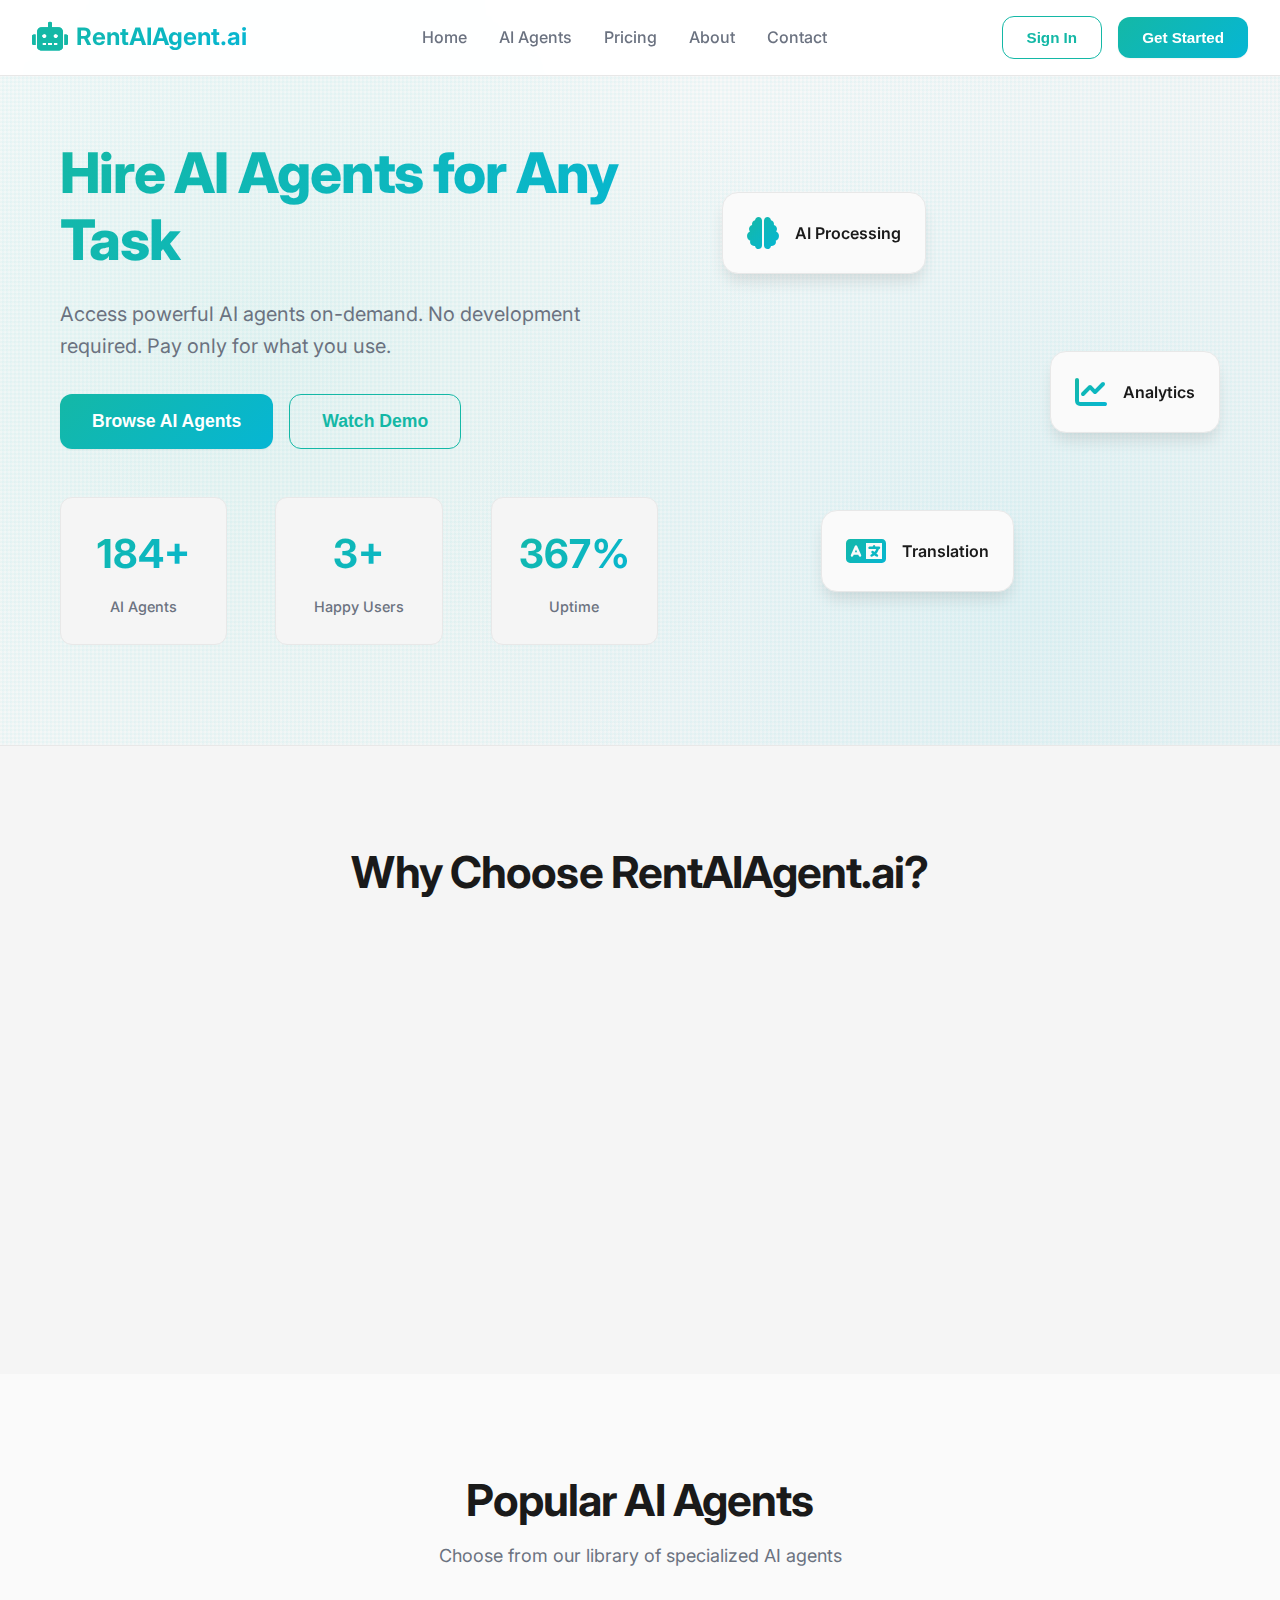
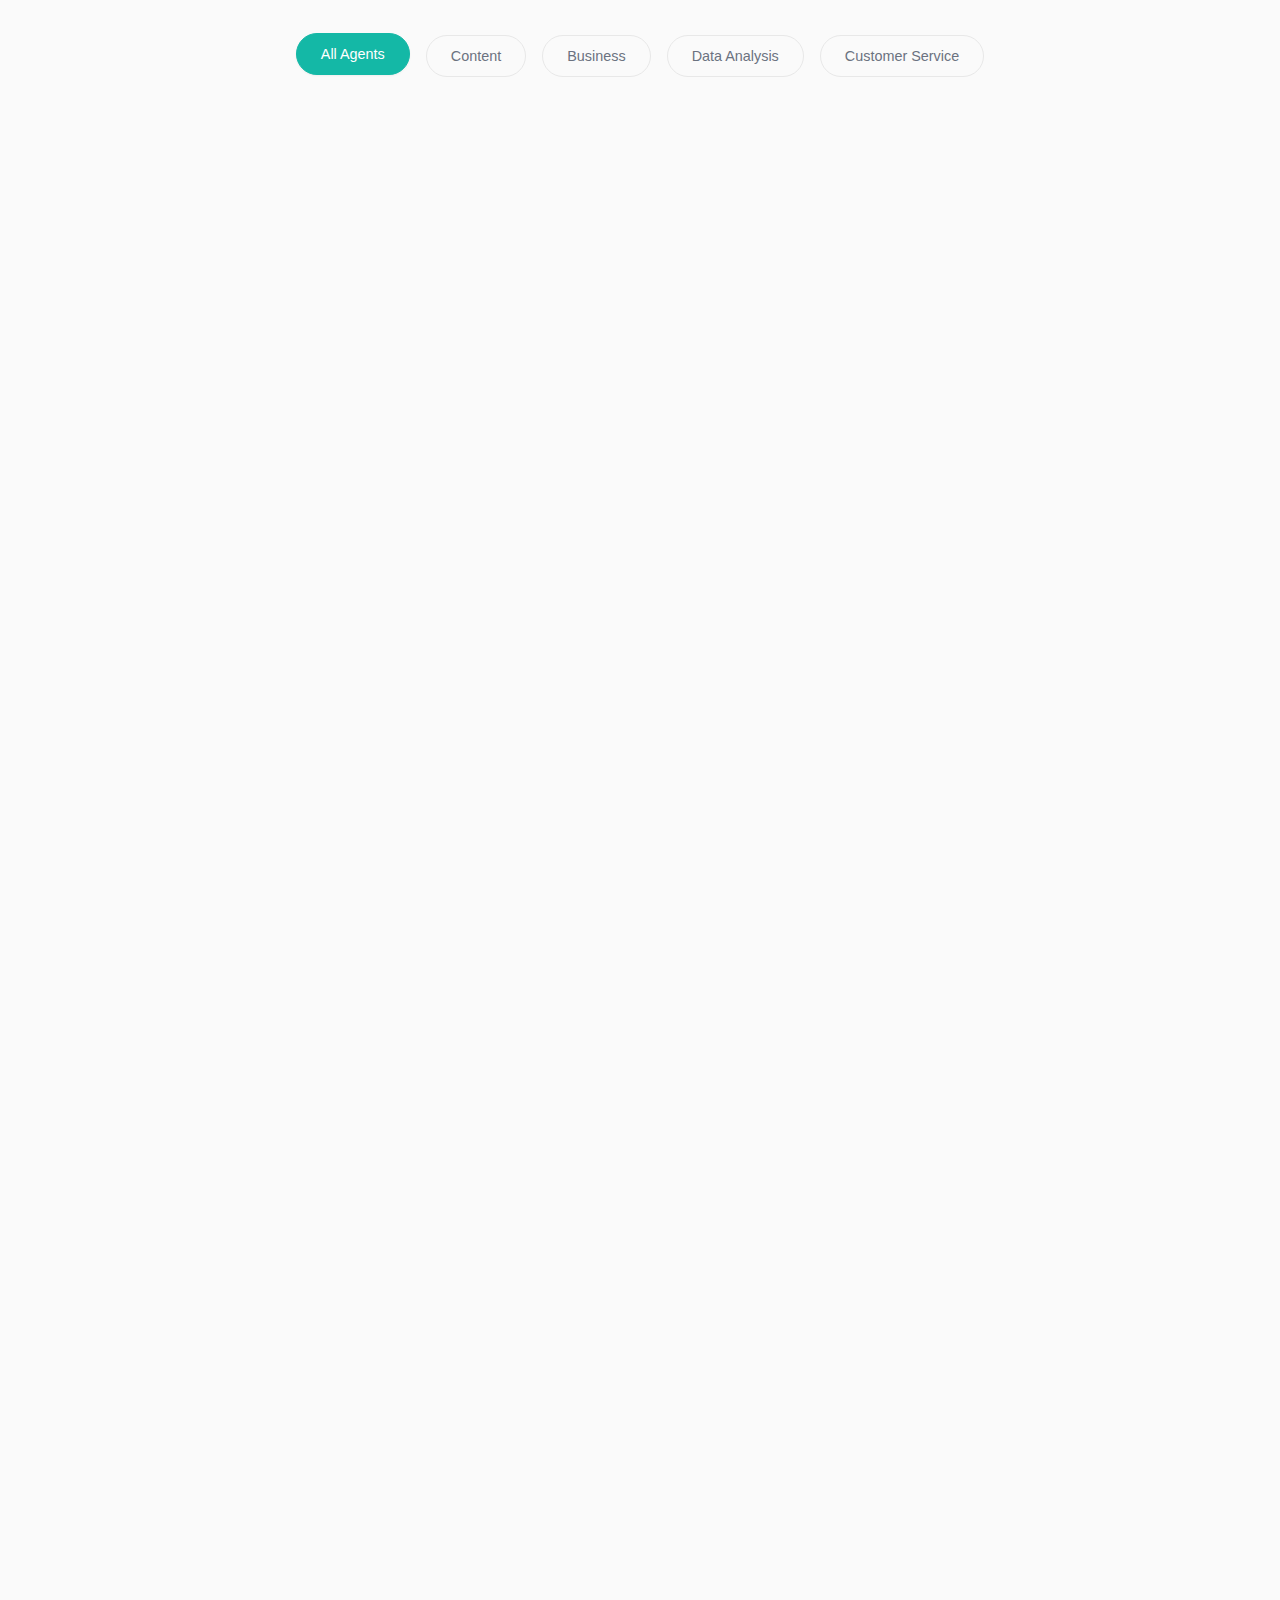
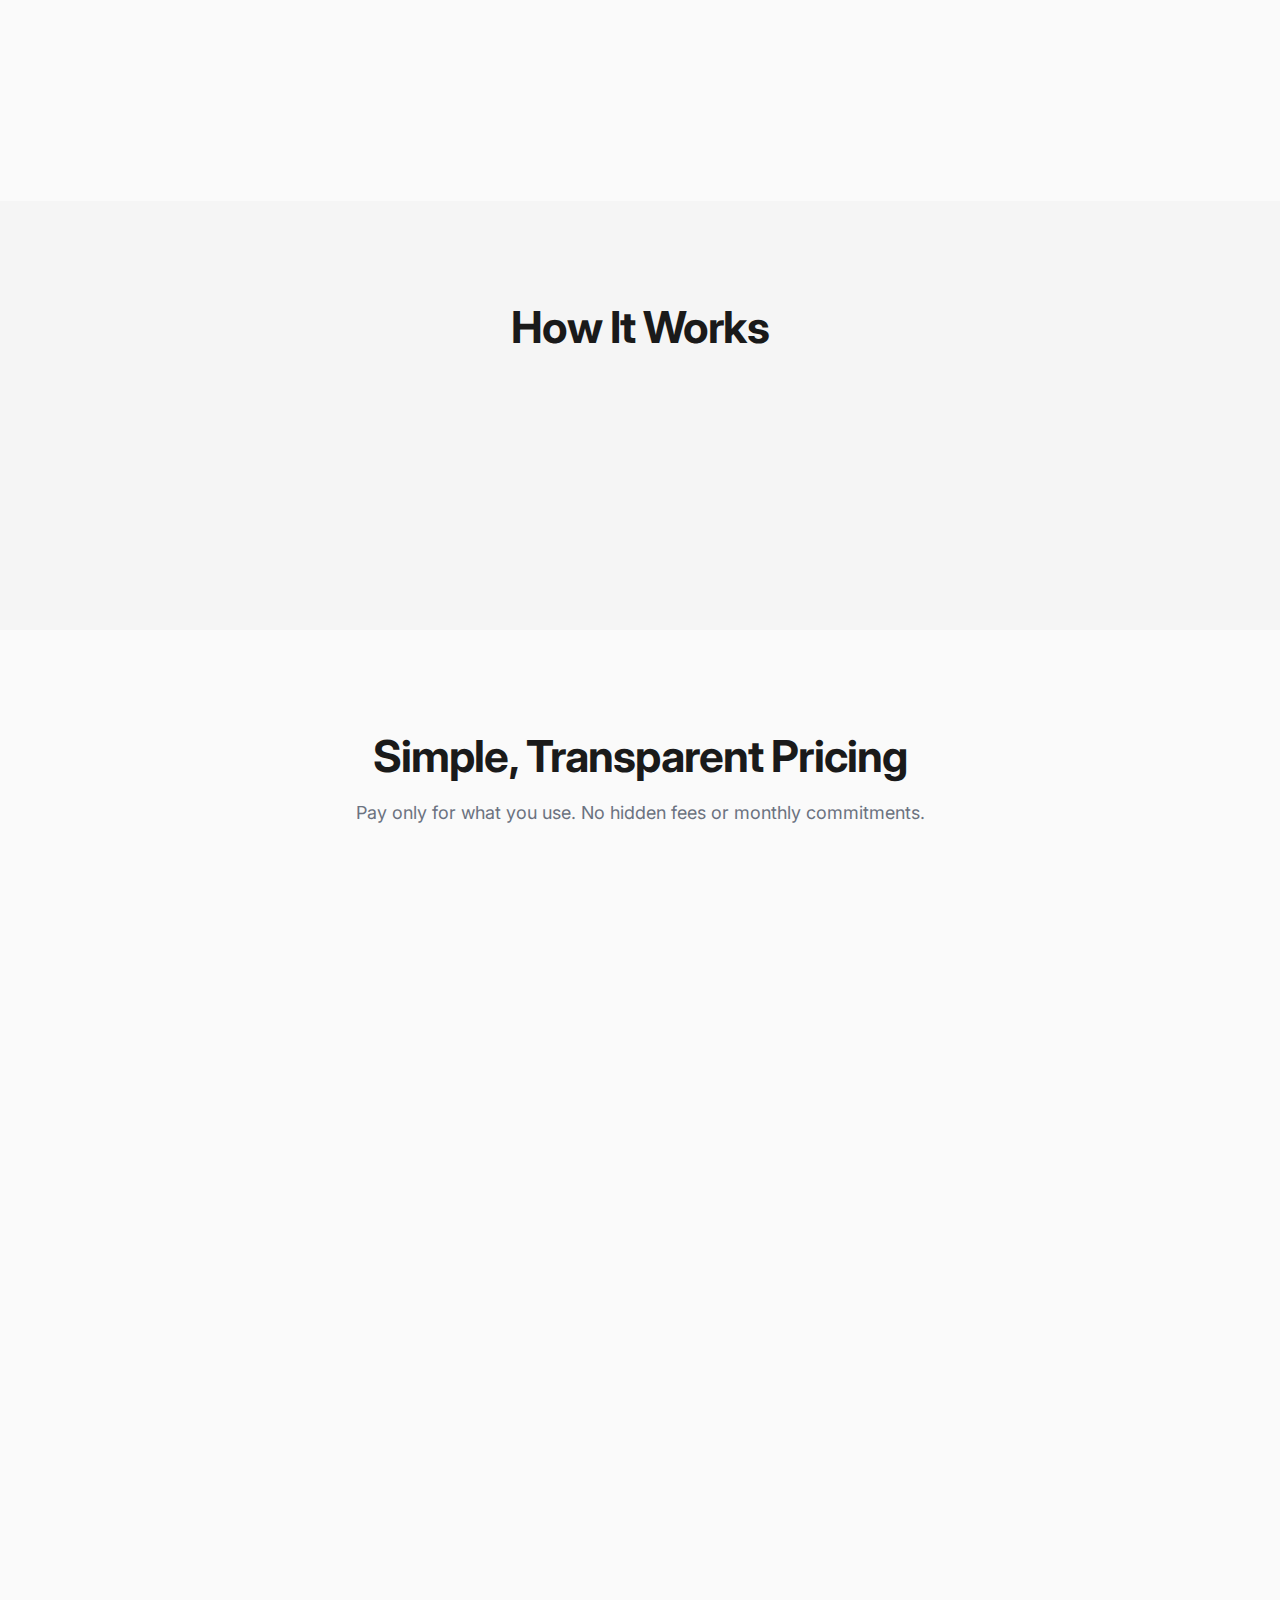
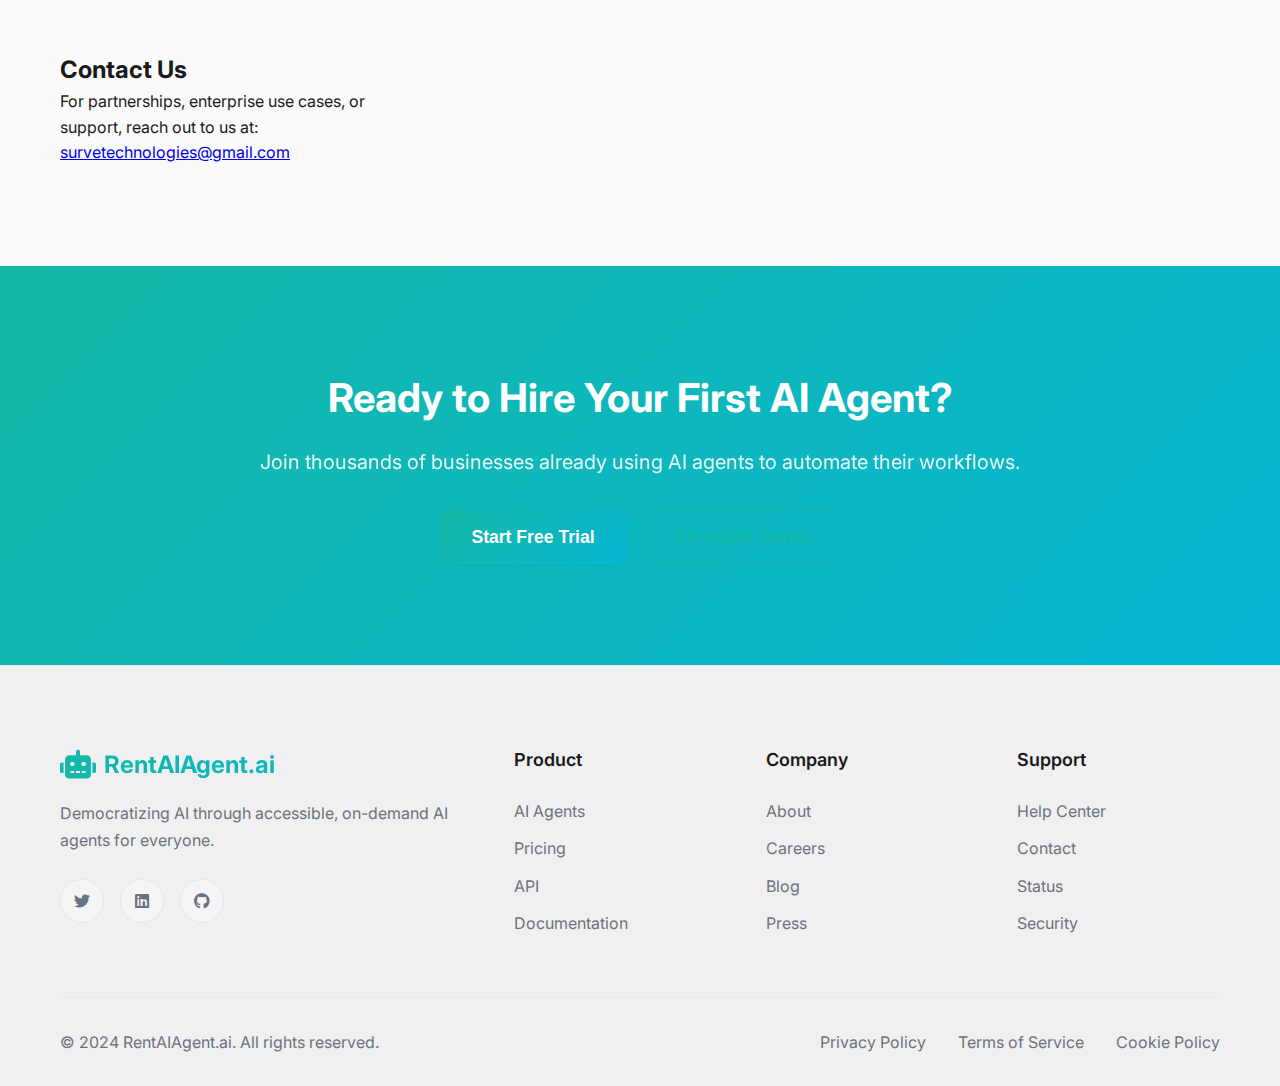
<file: index.html>
<!DOCTYPE html>
<html lang="en">
<head>
  <meta charset="UTF-8">
  <meta name="viewport" content="width=device-width, initial-scale=1.0">
  <title>RentAIAgent.ai - Hire AI Agents for Any Task</title>
  <link rel="stylesheet" href="styles.css">
  <link href="https://fonts.googleapis.com/css2?family=Inter:wght@300;400;500;600;700&display=swap" rel="stylesheet">
  <link rel="stylesheet" href="https://cdnjs.cloudflare.com/ajax/libs/font-awesome/6.0.0/css/all.min.css">
</head>
<body>
  <!-- Header -->
  <header class="header">
    <nav class="nav">
      <div class="nav-brand">
        <i class="fas fa-robot"></i>
        <span>RentAIAgent.ai</span>
      </div>
      <ul class="nav-menu">
        <li><a href="#home">Home</a></li>
        <li><a href="#agents">AI Agents</a></li>
        <li><a href="#pricing">Pricing</a></li>
        <li><a href="#about">About</a></li>
        <li><a href="#contact">Contact</a></li>
      </ul>
      <div class="nav-actions">
        <button class="btn-secondary">Sign In</button>
        <button class="btn-primary">Get Started</button>
      </div>
      <div class="hamburger">
        <span></span>
        <span></span>
        <span></span>
      </div>
    </nav>
  </header>

  <!-- Hero Section -->
  <section id="home" class="hero">
    <div class="container">
      <div class="hero-content">
        <h1 class="hero-title">Hire AI Agents for Any Task</h1>
        <p class="hero-subtitle">Access powerful AI agents on-demand. No development required. Pay only for what you use.</p>
        <div class="hero-actions">
          <button class="btn-primary btn-large">Browse AI Agents</button>
          <button class="btn-secondary btn-large">Watch Demo</button>
        </div>
        <div class="hero-stats">
          <div class="stat">
            <span class="stat-number">500+</span>
            <span class="stat-label">AI Agents</span>
          </div>
          <div class="stat">
            <span class="stat-number">10K+</span>
            <span class="stat-label">Happy Users</span>
          </div>
          <div class="stat">
            <span class="stat-number">99.9%</span>
            <span class="stat-label">Uptime</span>
          </div>
        </div>
      </div>
      <div class="hero-visual">
        <div class="floating-card">
          <i class="fas fa-brain"></i>
          <span>AI Processing</span>
        </div>
        <div class="floating-card">
          <i class="fas fa-chart-line"></i>
          <span>Analytics</span>
        </div>
        <div class="floating-card">
          <i class="fas fa-language"></i>
          <span>Translation</span>
        </div>
      </div>
    </div>
  </section>

  <!-- Features Section -->
  <section class="features">
    <div class="container">
      <h2 class="section-title">Why Choose RentAIAgent.ai?</h2>
      <div class="features-grid">
        <div class="feature-card">
          <div class="feature-icon">
            <i class="fas fa-bolt"></i>
          </div>
          <h3>Instant Access</h3>
          <p>Deploy AI agents in seconds. No setup, no coding required.</p>
        </div>
        <div class="feature-card">
          <div class="feature-icon">
            <i class="fas fa-dollar-sign"></i>
          </div>
          <h3>Pay Per Use</h3>
          <p>Only pay for what you use. No monthly subscriptions or hidden fees.</p>
        </div>
        <div class="feature-card">
          <div class="feature-icon">
            <i class="fas fa-shield-alt"></i>
          </div>
          <h3>Enterprise Security</h3>
          <p>Bank-level security with end-to-end encryption for all data.</p>
        </div>
        <div class="feature-card">
          <div class="feature-icon">
            <i class="fas fa-cogs"></i>
          </div>
          <h3>Customizable</h3>
          <p>Configure agents to match your specific requirements and workflows.</p>
        </div>
      </div>
    </div>
  </section>

  <!-- AI Agents Section -->
  <section id="agents" class="agents">
    <div class="container">
      <h2 class="section-title">Popular AI Agents</h2>
      <p class="section-subtitle">Choose from our library of specialized AI agents</p>

      <div class="agent-categories">
        <button class="category-btn active" data-category="all">All Agents</button>
        <button class="category-btn" data-category="content">Content</button>
        <button class="category-btn" data-category="business">Business</button>
        <button class="category-btn" data-category="data">Data Analysis</button>
        <button class="category-btn" data-category="customer">Customer Service</button>
      </div>

      <div class="agents-grid">
        <!-- Content Writing Agent -->
        <div class="agent-card" data-category="content">
          <div class="agent-header">
            <div class="agent-icon">
              <i class="fas fa-pen-fancy"></i>
            </div>
            <div class="agent-rating">
              <span class="rating">4.9</span>
              <div class="stars">
                <i class="fas fa-star"></i>
                <i class="fas fa-star"></i>
                <i class="fas fa-star"></i>
                <i class="fas fa-star"></i>
                <i class="fas fa-star"></i>
              </div>
            </div>
          </div>
          <h3 class="agent-title">Content Writer Pro</h3>
          <p class="agent-description">Creates high-quality blog posts, articles, and marketing copy in any tone or style.</p>
          <div class="agent-features">
            <span class="feature-tag">SEO Optimized</span>
            <span class="feature-tag">Multi-language</span>
            <span class="feature-tag">Plagiarism Free</span>
          </div>
          <div class="agent-pricing">
            <span class="price">$0.05</span>
            <span class="price-unit">per 100 words</span>
          </div>
          <div class="agent-use-cases">
            <h4>Use Cases:</h4>
            <ul>
              <li>Blog post creation</li>
              <li>Product descriptions</li>
              <li>Social media content</li>
              <li>Email campaigns</li>
            </ul>
          </div>
          <button class="btn-primary agent-hire-btn">Hire Agent</button>
        </div>

        <!-- Data Analyst Agent -->
        <div class="agent-card" data-category="data">
          <div class="agent-header">
            <div class="agent-icon">
              <i class="fas fa-chart-bar"></i>
            </div>
            <div class="agent-rating">
              <span class="rating">4.8</span>
              <div class="stars">
                <i class="fas fa-star"></i>
                <i class="fas fa-star"></i>
                <i class="fas fa-star"></i>
                <i class="fas fa-star"></i>
                <i class="fas fa-star"></i>
              </div>
            </div>
          </div>
          <h3 class="agent-title">Data Analyst Expert</h3>
          <p class="agent-description">Analyzes complex datasets and generates actionable insights with visualizations.</p>
          <div class="agent-features">
            <span class="feature-tag">Excel/CSV</span>
            <span class="feature-tag">Visualizations</span>
            <span class="feature-tag">Predictions</span>
          </div>
          <div class="agent-pricing">
            <span class="price">$2.00</span>
            <span class="price-unit">per analysis</span>
          </div>
          <div class="agent-use-cases">
            <h4>Use Cases:</h4>
            <ul>
              <li>Sales performance analysis</li>
              <li>Market trend identification</li>
              <li>Customer behavior insights</li>
              <li>Financial forecasting</li>
            </ul>
          </div>
          <button class="btn-primary agent-hire-btn">Hire Agent</button>
        </div>

        <!-- Customer Service Agent -->
        <div class="agent-card" data-category="customer">
          <div class="agent-header">
            <div class="agent-icon">
              <i class="fas fa-headset"></i>
            </div>
            <div class="agent-rating">
              <span class="rating">4.7</span>
              <div class="stars">
                <i class="fas fa-star"></i>
                <i class="fas fa-star"></i>
                <i class="fas fa-star"></i>
                <i class="fas fa-star"></i>
                <i class="fas fa-star"></i>
              </div>
            </div>
          </div>
          <h3 class="agent-title">Customer Support Bot</h3>
          <p class="agent-description">24/7 customer support with natural language processing and sentiment analysis.</p>
          <div class="agent-features">
            <span class="feature-tag">24/7 Available</span>
            <span class="feature-tag">Multi-channel</span>
            <span class="feature-tag">Sentiment Analysis</span>
          </div>
          <div class="agent-pricing">
            <span class="price">$0.10</span>
            <span class="price-unit">per conversation</span>
          </div>
          <div class="agent-use-cases">
            <h4>Use Cases:</h4>
            <ul>
              <li>Live chat support</li>
              <li>Email ticket handling</li>
              <li>FAQ automation</li>
              <li>Order status inquiries</li>
            </ul>
          </div>
          <button class="btn-primary agent-hire-btn">Hire Agent</button>
        </div>

        <!-- Social Media Manager Agent -->
        <div class="agent-card" data-category="content">
          <div class="agent-header">
            <div class="agent-icon">
              <i class="fas fa-share-alt"></i>
            </div>
            <div class="agent-rating">
              <span class="rating">4.6</span>
              <div class="stars">
                <i class="fas fa-star"></i>
                <i class="fas fa-star"></i>
                <i class="fas fa-star"></i>
                <i class="fas fa-star"></i>
                <i class="fas fa-star"></i>
              </div>
            </div>
          </div>
          <h3 class="agent-title">Social Media Manager</h3>
          <p class="agent-description">Creates and schedules engaging social media content across all platforms.</p>
          <div class="agent-features">
            <span class="feature-tag">Auto-scheduling</span>
            <span class="feature-tag">Hashtag Research</span>
            <span class="feature-tag">Analytics</span>
          </div>
          <div class="agent-pricing">
            <span class="price">$1.50</span>
            <span class="price-unit">per post</span>
          </div>
          <div class="agent-use-cases">
            <h4>Use Cases:</h4>
            <ul>
              <li>Content calendar creation</li>
              <li>Hashtag optimization</li>
              <li>Engagement tracking</li>
              <li>Competitor analysis</li>
            </ul>
          </div>
          <button class="btn-primary agent-hire-btn">Hire Agent</button>
        </div>

        <!-- Email Marketing Agent -->
        <div class="agent-card" data-category="business">
          <div class="agent-header">
            <div class="agent-icon">
              <i class="fas fa-envelope"></i>
            </div>
            <div class="agent-rating">
              <span class="rating">4.8</span>
              <div class="stars">
                <i class="fas fa-star"></i>
                <i class="fas fa-star"></i>
                <i class="fas fa-star"></i>
                <i class="fas fa-star"></i>
                <i class="fas fa-star"></i>
              </div>
            </div>
          </div>
          <h3 class="agent-title">Email Marketing Pro</h3>
          <p class="agent-description">Designs and optimizes email campaigns with A/B testing and personalization.</p>
          <div class="agent-features">
            <span class="feature-tag">A/B Testing</span>
            <span class="feature-tag">Personalization</span>
            <span class="feature-tag">Analytics</span>
          </div>
          <div class="agent-pricing">
            <span class="price">$0.02</span>
            <span class="price-unit">per email sent</span>
          </div>
          <div class="agent-use-cases">
            <h4>Use Cases:</h4>
            <ul>
              <li>Newsletter campaigns</li>
              <li>Product launches</li>
              <li>Customer retention</li>
              <li>Lead nurturing</li>
            </ul>
          </div>
          <button class="btn-primary agent-hire-btn">Hire Agent</button>
        </div>

        <!-- Translation Agent -->
        <div class="agent-card" data-category="content">
          <div class="agent-header">
            <div class="agent-icon">
              <i class="fas fa-language"></i>
            </div>
            <div class="agent-rating">
              <span class="rating">4.9</span>
              <div class="stars">
                <i class="fas fa-star"></i>
                <i class="fas fa-star"></i>
                <i class="fas fa-star"></i>
                <i class="fas fa-star"></i>
                <i class="fas fa-star"></i>
              </div>
            </div>
          </div>
          <h3 class="agent-title">Universal Translator</h3>
          <p class="agent-description">Professional translation service supporting 100+ languages with context awareness.</p>
          <div class="agent-features">
            <span class="feature-tag">100+ Languages</span>
            <span class="feature-tag">Context Aware</span>
            <span class="feature-tag">Industry Specific</span>
          </div>
          <div class="agent-pricing">
            <span class="price">$0.08</span>
            <span class="price-unit">per 100 words</span>
          </div>
          <div class="agent-use-cases">
            <h4>Use Cases:</h4>
            <ul>
              <li>Document translation</li>
              <li>Website localization</li>
              <li>Legal document translation</li>
              <li>Marketing material adaptation</li>
            </ul>
          </div>
          <button class="btn-primary agent-hire-btn">Hire Agent</button>
        </div>
      </div>
    </div>
  </section>

  <!-- How It Works Section -->
  <section class="how-it-works">
    <div class="container">
      <h2 class="section-title">How It Works</h2>
      <div class="steps">
        <div class="step">
          <div class="step-number">1</div>
          <div class="step-content">
            <h3>Choose Your Agent</h3>
            <p>Browse our library of specialized AI agents and select the one that fits your needs.</p>
          </div>
        </div>
        <div class="step">
          <div class="step-number">2</div>
          <div class="step-content">
            <h3>Configure & Deploy</h3>
            <p>Set up your agent with custom parameters and deploy it instantly.</p>
          </div>
        </div>
        <div class="step">
          <div class="step-number">3</div>
          <div class="step-content">
            <h3>Get Results</h3>
            <p>Your AI agent works 24/7 to complete tasks and deliver results in real-time.</p>
          </div>
        </div>
      </div>
    </div>
  </section>

  <!-- Pricing Section -->
  <section id="pricing" class="pricing">
    <div class="container">
      <h2 class="section-title">Simple, Transparent Pricing</h2>
      <p class="section-subtitle">Pay only for what you use. No hidden fees or monthly commitments.</p>

      <div class="pricing-cards">
        <div class="pricing-card">
          <h3>Starter</h3>
          <div class="price">
            <span class="currency">$</span>
            <span class="amount">0</span>
            <span class="period">/month</span>
          </div>
          <ul class="features">
            <li><i class="fas fa-check"></i> Pay per use</li>
            <li><i class="fas fa-check"></i> Access to all agents</li>
            <li><i class="fas fa-check"></i> Basic support</li>
            <li><i class="fas fa-check"></i> API access</li>
          </ul>
          <button class="btn-secondary">Get Started</button>
        </div>

        <div class="pricing-card featured">
          <div class="popular-badge">Most Popular</div>
          <h3>Professional</h3>
          <div class="price">
            <span class="currency">$</span>
            <span class="amount">49</span>
            <span class="period">/month</span>
          </div>
          <ul class="features">
            <li><i class="fas fa-check"></i> 20% discount on usage</li>
            <li><i class="fas fa-check"></i> Priority support</li>
            <li><i class="fas fa-check"></i> Advanced analytics</li>
            <li><i class="fas fa-check"></i> Custom integrations</li>
          </ul>
          <button class="btn-primary">Start Free Trial</button>
        </div>

        <div class="pricing-card">
          <h3>Enterprise</h3>
          <div class="price">
            <span class="currency">$</span>
            <span class="amount">199</span>
            <span class="period">/month</span>
          </div>
          <ul class="features">
            <li><i class="fas fa-check"></i> 40% discount on usage</li>
            <li><i class="fas fa-check"></i> Dedicated support</li>
            <li><i class="fas fa-check"></i> Custom AI agents</li>
            <li><i class="fas fa-check"></i> SLA guarantee</li>
          </ul>
          <button class="btn-secondary">Contact Sales</button>
        </div>
        <div id="contact" class="section">
          <h2>Contact Us</h2>
          <p>
            For partnerships, enterprise use cases, or support, reach out to us at:
            <a href="mailto:survetechnologies@gmail.com">survetechnologies@gmail.com</a>
          </p>
        </div>

      </div>
    </div>
  </section>

  <!-- CTA Section -->
  <section class="cta">
    <div class="container">
      <div class="cta-content">
        <h2>Ready to Hire Your First AI Agent?</h2>
        <p>Join thousands of businesses already using AI agents to automate their workflows.</p>
        <div class="cta-actions">
          <button class="btn-primary btn-large">Start Free Trial</button>
          <button class="btn-secondary btn-large">Schedule Demo</button>
        </div>
      </div>
    </div>
  </section>

  <!-- Footer -->
  <footer class="footer">
    <div class="container">
      <div class="footer-content">
        <div class="footer-section">
          <div class="footer-brand">
            <i class="fas fa-robot"></i>
            <span>RentAIAgent.ai</span>
          </div>
          <p>Democratizing AI through accessible, on-demand AI agents for everyone.</p>
          <div class="social-links">
            <a href="#"><i class="fab fa-twitter"></i></a>
            <a href="#"><i class="fab fa-linkedin"></i></a>
            <a href="#"><i class="fab fa-github"></i></a>
          </div>
        </div>

        <div class="footer-section">
          <h4>Product</h4>
          <ul>
            <li><a href="#">AI Agents</a></li>
            <li><a href="#">Pricing</a></li>
            <li><a href="#">API</a></li>
            <li><a href="#">Documentation</a></li>
          </ul>
        </div>

        <div class="footer-section">
          <h4>Company</h4>
          <ul>
            <li><a href="#">About</a></li>
            <li><a href="#">Careers</a></li>
            <li><a href="#">Blog</a></li>
            <li><a href="#">Press</a></li>
          </ul>
        </div>

        <div class="footer-section">
          <h4>Support</h4>
          <ul>
            <li><a href="#">Help Center</a></li>
            <li><a href="#">Contact</a></li>
            <li><a href="#">Status</a></li>
            <li><a href="#">Security</a></li>
          </ul>
        </div>
      </div>

      <div class="footer-bottom">
        <p>&copy; 2024 RentAIAgent.ai. All rights reserved.</p>
        <div class="footer-links">
          <a href="#">Privacy Policy</a>
          <a href="#">Terms of Service</a>
          <a href="#">Cookie Policy</a>
        </div>
      </div>
    </div>
  </footer>

  <!-- Agent Hire Modal -->
  <div id="hireModal" class="modal">
    <div class="modal-content">
      <span class="close">&times;</span>
      <h2>Hire AI Agent</h2>
      <div id="modalAgentInfo"></div>
      <form id="hireForm">
        <div class="form-group">
          <label for="projectName">Project Name</label>
          <input type="text" id="projectName" required>
        </div>
        <div class="form-group">
          <label for="projectDescription">Project Description</label>
          <textarea id="projectDescription" rows="4" required></textarea>
        </div>
        <div class="form-group">
          <label for="budget">Estimated Budget</label>
          <select id="budget" required>
            <option value="">Select budget range</option>
            <option value="under-50">Under $50</option>
            <option value="50-200">$50 - $200</option>
            <option value="200-500">$200 - $500</option>
            <option value="500-1000">$500 - $1,000</option>
            <option value="over-1000">Over $1,000</option>
          </select>
        </div>
        <div class="form-group">
          <label for="timeline">Timeline</label>
          <select id="timeline" required>
            <option value="">Select timeline</option>
            <option value="immediate">Immediate (within 24 hours)</option>
            <option value="week">Within a week</option>
            <option value="month">Within a month</option>
            <option value="flexible">Flexible</option>
          </select>
        </div>
        <div class="form-actions">
          <button type="button" class="btn-secondary" id="cancelHire">Cancel</button>
          <button type="submit" class="btn-primary">Hire Agent</button>
        </div>
      </form>
    </div>

  </div>

  <script src="script.js"></script>
</body>
</html>
</file>
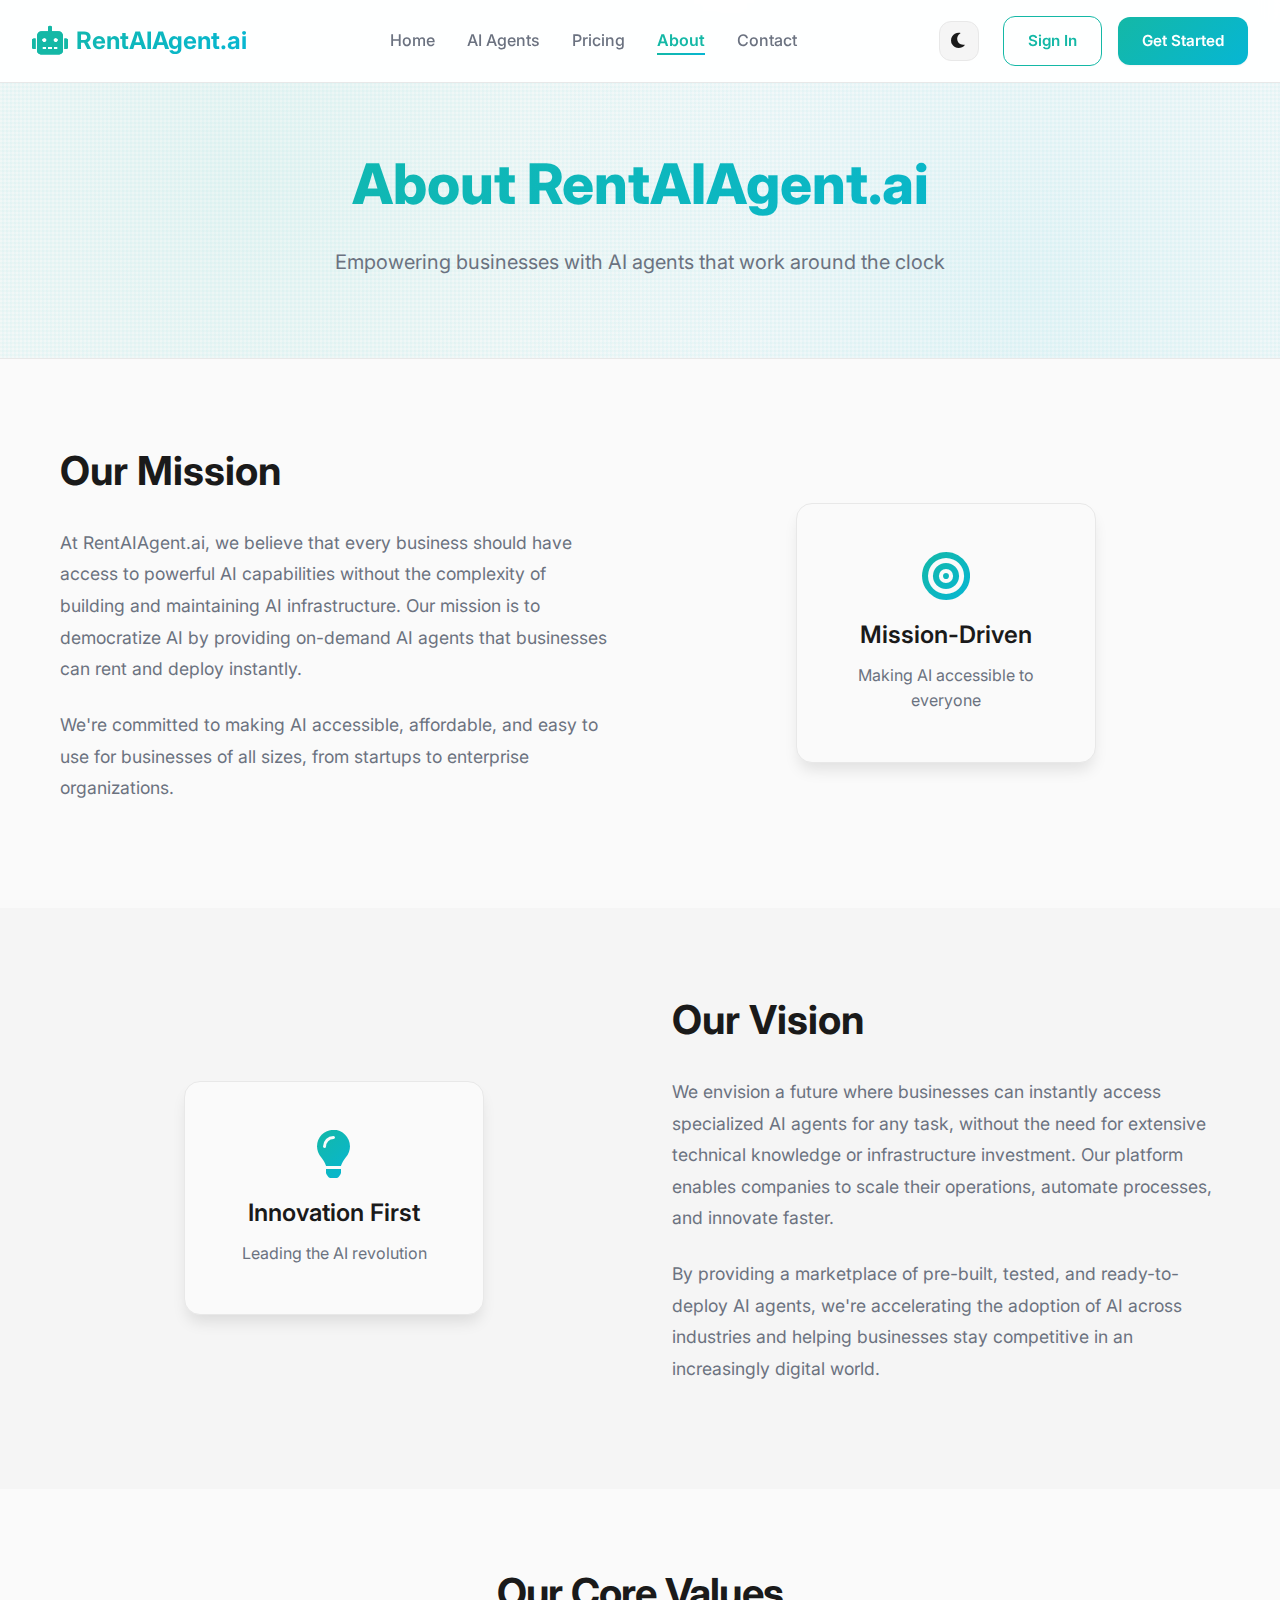
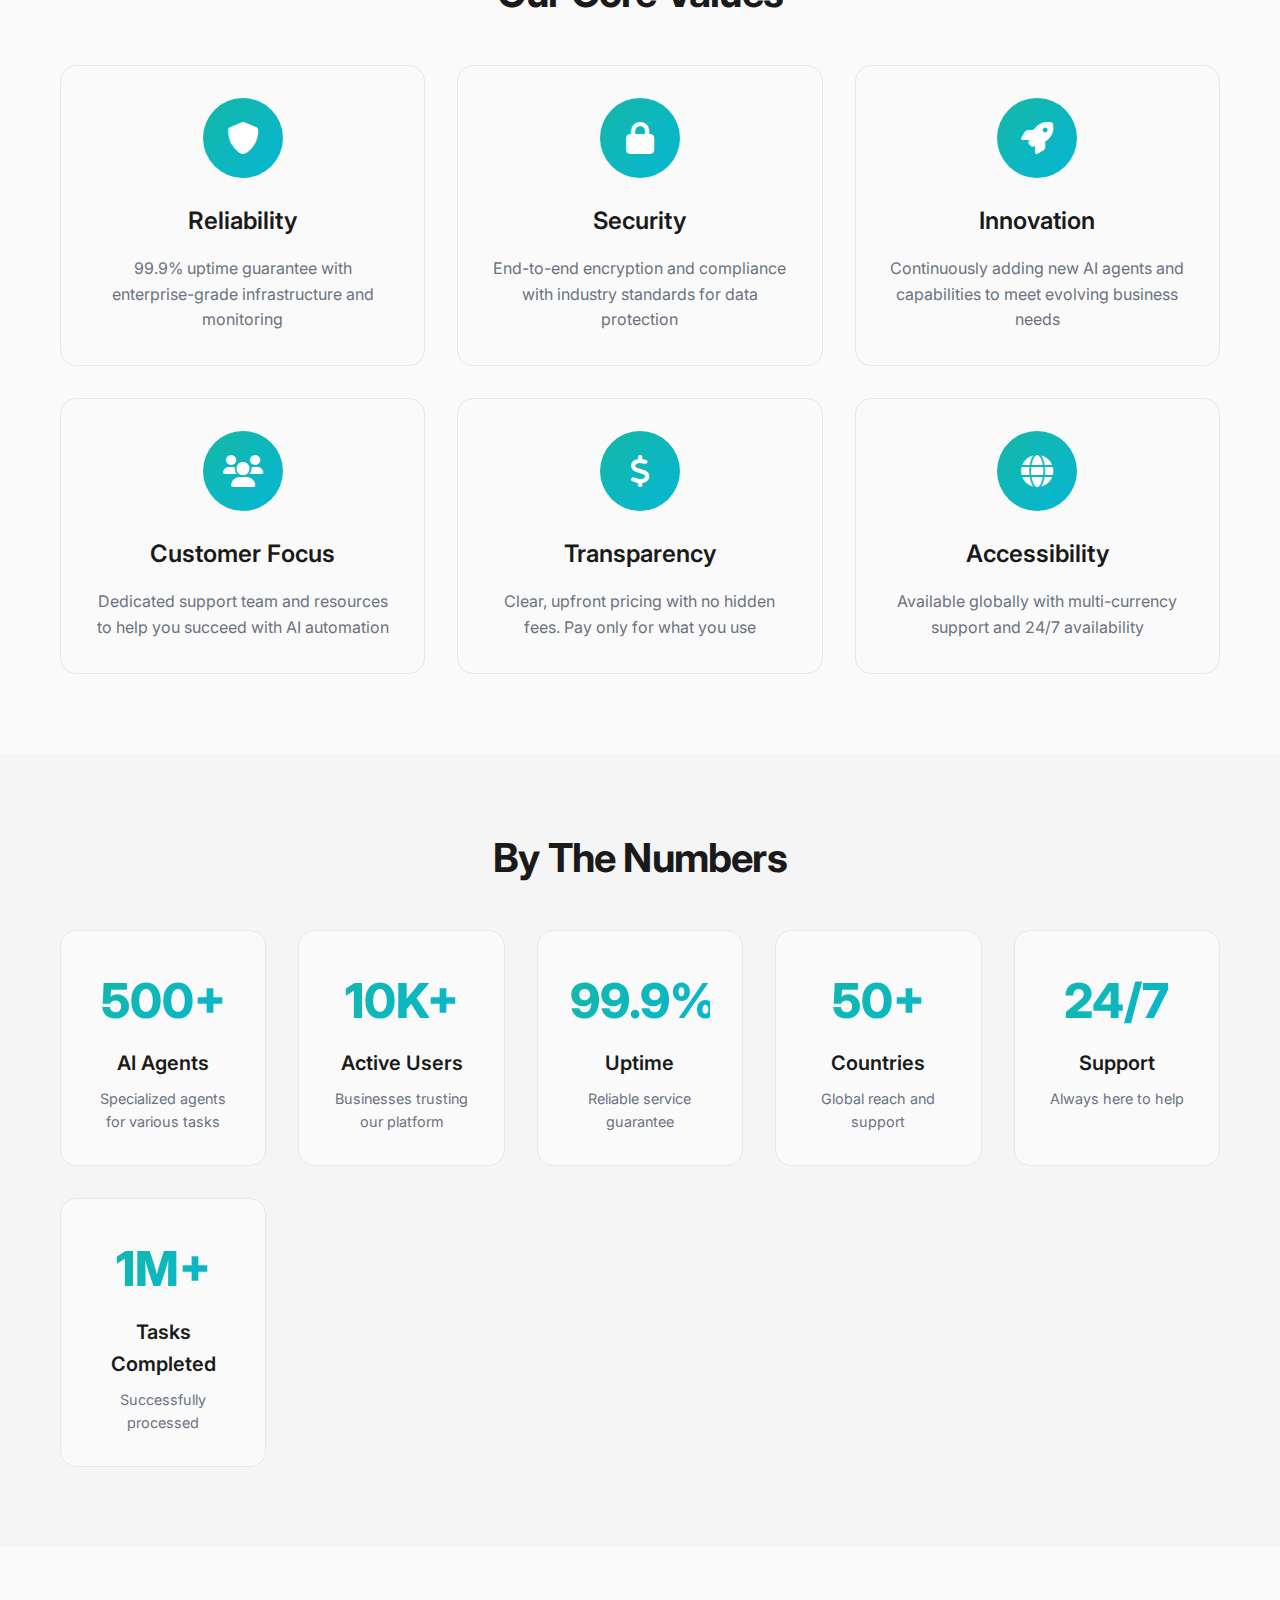
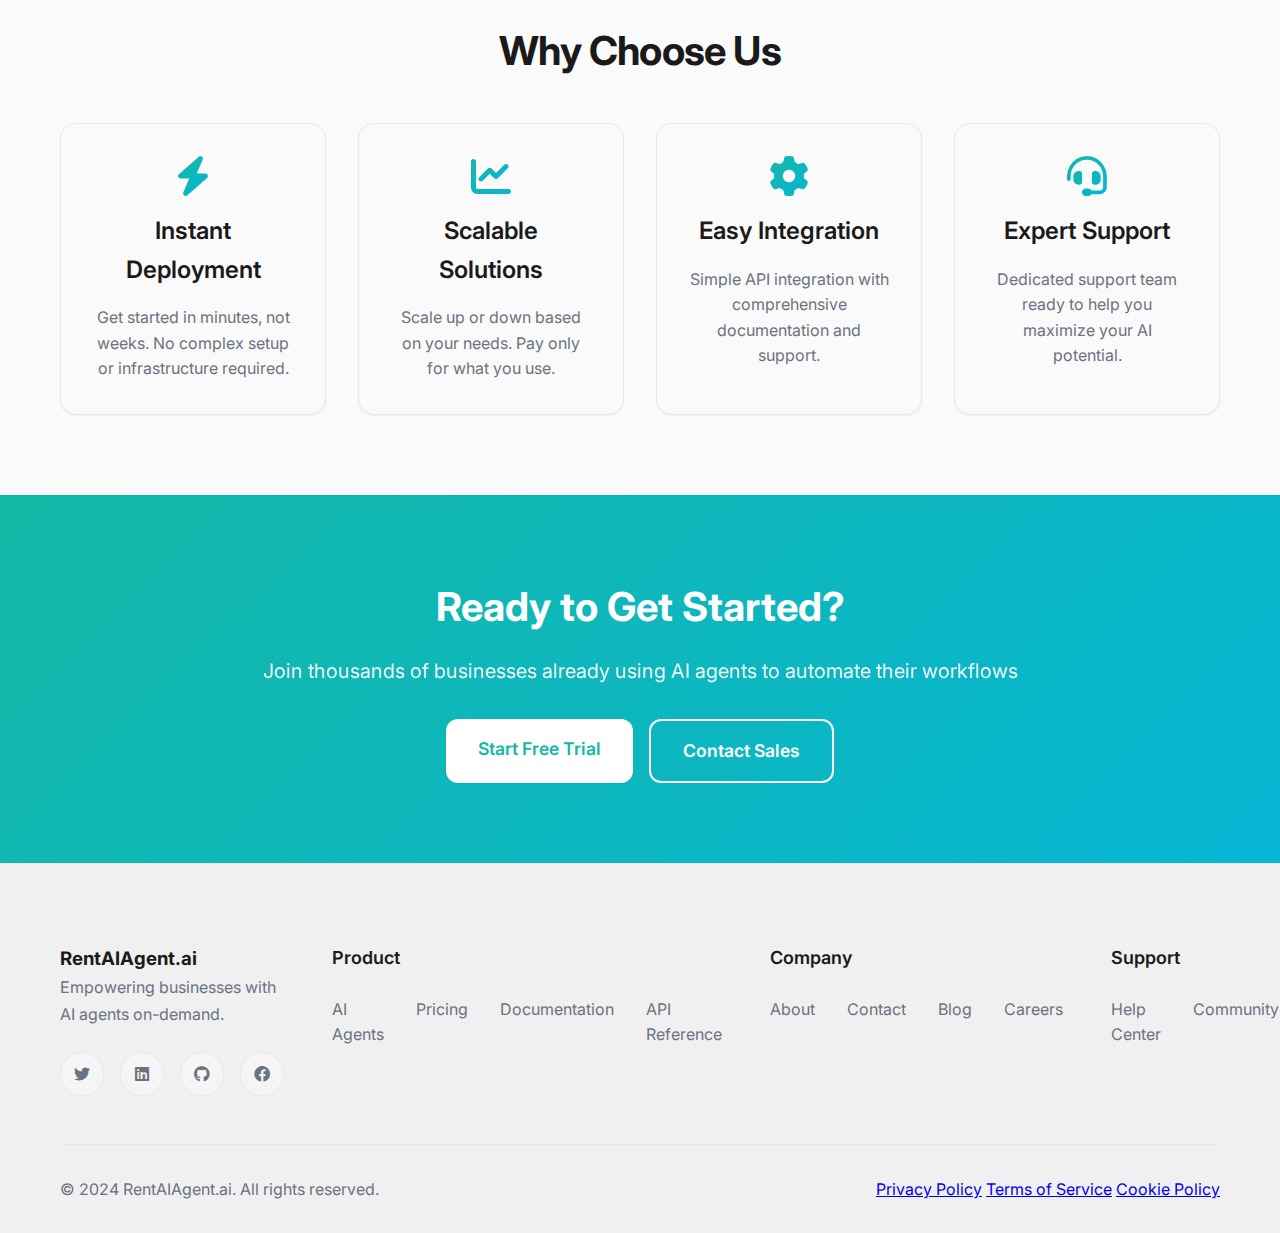
<file: about.html>
<!DOCTYPE html>
<html lang="en">
<head>
  <meta charset="UTF-8">
  <meta name="viewport" content="width=device-width, initial-scale=1.0">
  <title>About Us - RentAIAgent.ai</title>
  <link rel="stylesheet" href="styles.css">
  <link rel="stylesheet" href="about.css">
  <link href="https://fonts.googleapis.com/css2?family=Inter:wght@300;400;500;600;700;800&display=swap" rel="stylesheet">
  <link rel="stylesheet" href="https://cdnjs.cloudflare.com/ajax/libs/font-awesome/6.0.0/css/all.min.css">
  <script src="theme.js"></script>
</head>
<body>
  <!-- Header -->
  <header class="header">
    <nav class="nav">
      <div class="nav-brand">
        <a href="index.html" style="text-decoration: none; color: inherit; display: flex; align-items: center;">
          <i class="fas fa-robot"></i>
          <span>RentAIAgent.ai</span>
        </a>
      </div>
      <ul class="nav-menu">
        <li><a href="index.html">Home</a></li>
        <li><a href="index.html#agents">AI Agents</a></li>
        <li><a href="index.html#pricing">Pricing</a></li>
        <li><a href="about.html" class="active">About</a></li>
        <li><a href="contact.html">Contact</a></li>
      </ul>
      <div class="nav-actions">
        <button class="theme-toggle" id="themeToggle" onclick="toggleTheme()" aria-label="Toggle theme">
          <i class="fas fa-moon"></i>
        </button>
        <a href="login.html" class="btn-secondary">Sign In</a>
        <a href="registration.html" class="btn-primary">Get Started</a>
      </div>
      <div class="hamburger">
        <span></span>
        <span></span>
        <span></span>
      </div>
    </nav>
  </header>

  <!-- About Hero Section -->
  <section class="about-hero">
    <div class="container">
      <div class="about-hero-content">
        <h1>About RentAIAgent.ai</h1>
        <p class="about-hero-subtitle">Empowering businesses with AI agents that work around the clock</p>
      </div>
    </div>
  </section>

  <!-- Mission Section -->
  <section class="about-section">
    <div class="container">
      <div class="about-content-grid">
        <div class="about-content-text">
          <h2>Our Mission</h2>
          <p>At RentAIAgent.ai, we believe that every business should have access to powerful AI capabilities without the complexity of building and maintaining AI infrastructure. Our mission is to democratize AI by providing on-demand AI agents that businesses can rent and deploy instantly.</p>
          <p>We're committed to making AI accessible, affordable, and easy to use for businesses of all sizes, from startups to enterprise organizations.</p>
        </div>
        <div class="about-content-visual">
          <div class="about-icon-card">
            <i class="fas fa-bullseye"></i>
            <h3>Mission-Driven</h3>
            <p>Making AI accessible to everyone</p>
          </div>
        </div>
      </div>
    </div>
  </section>

  <!-- Vision Section -->
  <section class="about-section alt">
    <div class="container">
      <div class="about-content-grid reverse">
        <div class="about-content-text">
          <h2>Our Vision</h2>
          <p>We envision a future where businesses can instantly access specialized AI agents for any task, without the need for extensive technical knowledge or infrastructure investment. Our platform enables companies to scale their operations, automate processes, and innovate faster.</p>
          <p>By providing a marketplace of pre-built, tested, and ready-to-deploy AI agents, we're accelerating the adoption of AI across industries and helping businesses stay competitive in an increasingly digital world.</p>
        </div>
        <div class="about-content-visual">
          <div class="about-icon-card">
            <i class="fas fa-lightbulb"></i>
            <h3>Innovation First</h3>
            <p>Leading the AI revolution</p>
          </div>
        </div>
      </div>
    </div>
  </section>

  <!-- Values Section -->
  <section class="about-section">
    <div class="container">
      <h2 class="section-title text-center">Our Core Values</h2>
      <div class="values-grid">
        <div class="value-card">
          <div class="value-icon">
            <i class="fas fa-shield-alt"></i>
          </div>
          <h3>Reliability</h3>
          <p>99.9% uptime guarantee with enterprise-grade infrastructure and monitoring</p>
        </div>
        <div class="value-card">
          <div class="value-icon">
            <i class="fas fa-lock"></i>
          </div>
          <h3>Security</h3>
          <p>End-to-end encryption and compliance with industry standards for data protection</p>
        </div>
        <div class="value-card">
          <div class="value-icon">
            <i class="fas fa-rocket"></i>
          </div>
          <h3>Innovation</h3>
          <p>Continuously adding new AI agents and capabilities to meet evolving business needs</p>
        </div>
        <div class="value-card">
          <div class="value-icon">
            <i class="fas fa-users"></i>
          </div>
          <h3>Customer Focus</h3>
          <p>Dedicated support team and resources to help you succeed with AI automation</p>
        </div>
        <div class="value-card">
          <div class="value-icon">
            <i class="fas fa-dollar-sign"></i>
          </div>
          <h3>Transparency</h3>
          <p>Clear, upfront pricing with no hidden fees. Pay only for what you use</p>
        </div>
        <div class="value-card">
          <div class="value-icon">
            <i class="fas fa-globe"></i>
          </div>
          <h3>Accessibility</h3>
          <p>Available globally with multi-currency support and 24/7 availability</p>
        </div>
      </div>
    </div>
  </section>

  <!-- Stats Section -->
  <section class="about-stats">
    <div class="container">
      <h2 class="section-title text-center">By The Numbers</h2>
      <div class="stats-grid">
        <div class="stat-item">
          <div class="stat-number">500+</div>
          <div class="stat-label">AI Agents</div>
          <p>Specialized agents for various tasks</p>
        </div>
        <div class="stat-item">
          <div class="stat-number">10K+</div>
          <div class="stat-label">Active Users</div>
          <p>Businesses trusting our platform</p>
        </div>
        <div class="stat-item">
          <div class="stat-number">99.9%</div>
          <div class="stat-label">Uptime</div>
          <p>Reliable service guarantee</p>
        </div>
        <div class="stat-item">
          <div class="stat-number">50+</div>
          <div class="stat-label">Countries</div>
          <p>Global reach and support</p>
        </div>
        <div class="stat-item">
          <div class="stat-number">24/7</div>
          <div class="stat-label">Support</div>
          <p>Always here to help</p>
        </div>
        <div class="stat-item">
          <div class="stat-number">1M+</div>
          <div class="stat-label">Tasks Completed</div>
          <p>Successfully processed</p>
        </div>
      </div>
    </div>
  </section>

  <!-- Team Section -->
  <section class="about-section">
    <div class="container">
      <h2 class="section-title text-center">Why Choose Us</h2>
      <div class="features-grid">
        <div class="feature-card">
          <i class="fas fa-bolt"></i>
          <h3>Instant Deployment</h3>
          <p>Get started in minutes, not weeks. No complex setup or infrastructure required.</p>
        </div>
        <div class="feature-card">
          <i class="fas fa-chart-line"></i>
          <h3>Scalable Solutions</h3>
          <p>Scale up or down based on your needs. Pay only for what you use.</p>
        </div>
        <div class="feature-card">
          <i class="fas fa-cog"></i>
          <h3>Easy Integration</h3>
          <p>Simple API integration with comprehensive documentation and support.</p>
        </div>
        <div class="feature-card">
          <i class="fas fa-headset"></i>
          <h3>Expert Support</h3>
          <p>Dedicated support team ready to help you maximize your AI potential.</p>
        </div>
      </div>
    </div>
  </section>

  <!-- CTA Section -->
  <section class="cta-section">
    <div class="container">
      <div class="cta-content">
        <h2>Ready to Get Started?</h2>
        <p>Join thousands of businesses already using AI agents to automate their workflows</p>
        <div class="cta-actions">
          <a href="registration.html" class="btn-primary btn-large">Start Free Trial</a>
          <a href="contact.html" class="btn-secondary btn-large">Contact Sales</a>
        </div>
      </div>
    </div>
  </section>

  <!-- Footer -->
  <footer class="footer">
    <div class="container">
      <div class="footer-content">
        <div class="footer-section">
          <h3>RentAIAgent.ai</h3>
          <p>Empowering businesses with AI agents on-demand.</p>
          <div class="social-links">
            <a href="#"><i class="fab fa-twitter"></i></a>
            <a href="#"><i class="fab fa-linkedin"></i></a>
            <a href="#"><i class="fab fa-github"></i></a>
            <a href="#"><i class="fab fa-facebook"></i></a>
          </div>
        </div>
        <div class="footer-section">
          <h4>Product</h4>
          <ul class="footer-links">
            <li><a href="index.html#agents">AI Agents</a></li>
            <li><a href="index.html#pricing">Pricing</a></li>
            <li><a href="#">Documentation</a></li>
            <li><a href="#">API Reference</a></li>
          </ul>
        </div>
        <div class="footer-section">
          <h4>Company</h4>
          <ul class="footer-links">
            <li><a href="about.html">About</a></li>
            <li><a href="contact.html">Contact</a></li>
            <li><a href="#">Blog</a></li>
            <li><a href="#">Careers</a></li>
          </ul>
        </div>
        <div class="footer-section">
          <h4>Support</h4>
          <ul class="footer-links">
            <li><a href="#">Help Center</a></li>
            <li><a href="#">Community</a></li>
            <li><a href="#">Status</a></li>
            <li><a href="contact.html">Contact Support</a></li>
          </ul>
        </div>
      </div>
      <div class="footer-bottom">
        <p>&copy; 2024 RentAIAgent.ai. All rights reserved.</p>
        <div class="footer-legal">
          <a href="#">Privacy Policy</a>
          <a href="#">Terms of Service</a>
          <a href="#">Cookie Policy</a>
        </div>
      </div>
    </div>
  </footer>
</body>
</html>
</file>
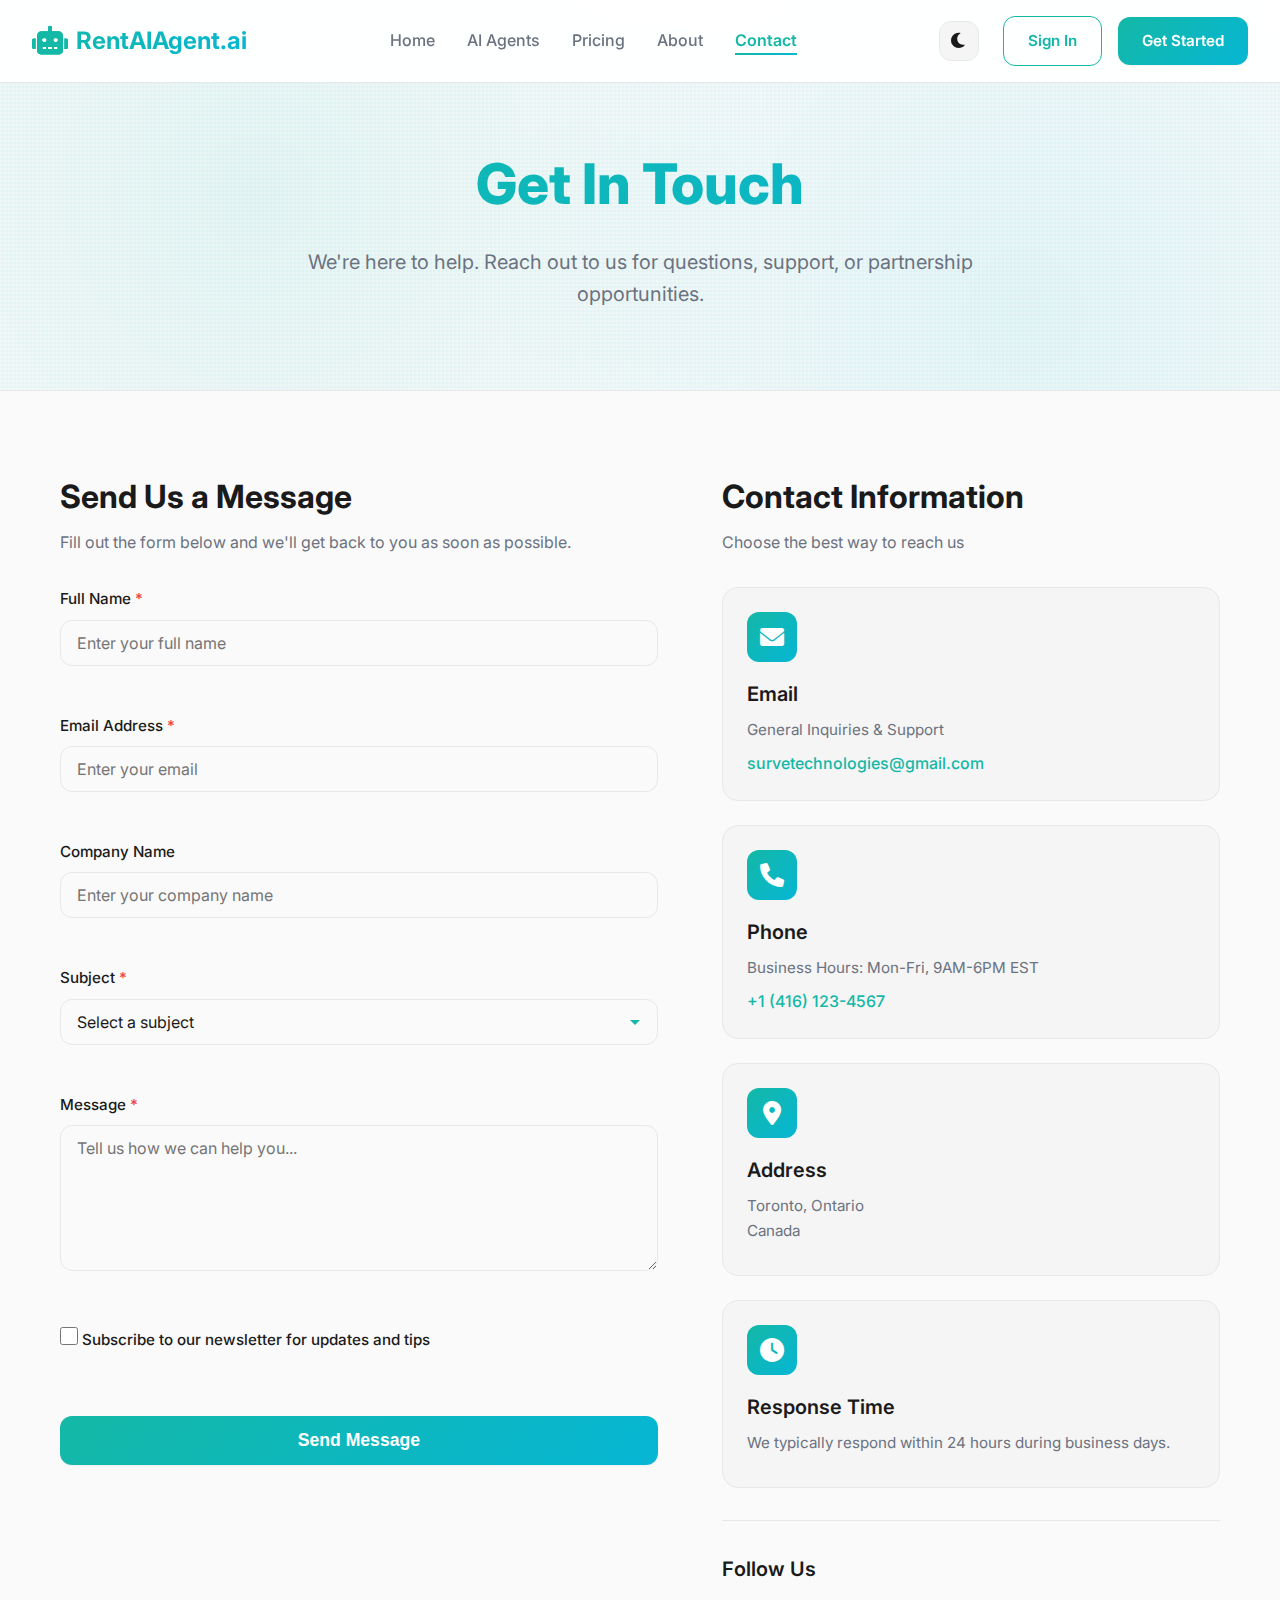
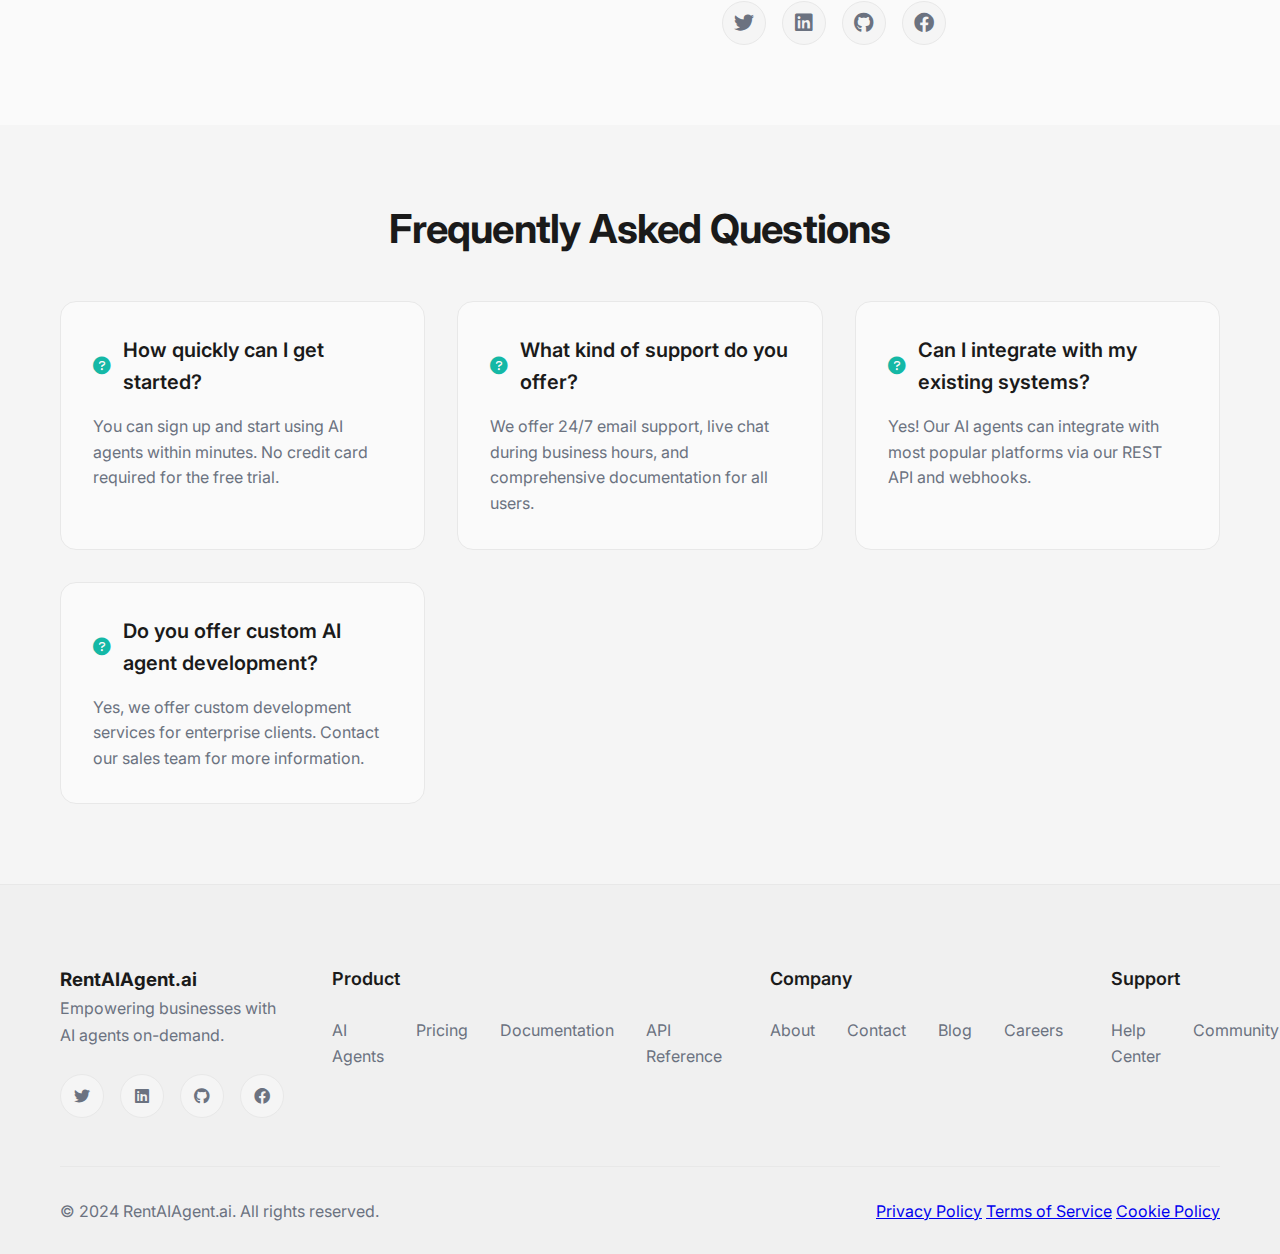
<file: contact.html>
<!DOCTYPE html>
<html lang="en">
<head>
  <meta charset="UTF-8">
  <meta name="viewport" content="width=device-width, initial-scale=1.0">
  <title>Contact Us - RentAIAgent.ai</title>
  <link rel="stylesheet" href="styles.css">
  <link rel="stylesheet" href="contact.css">
  <link href="https://fonts.googleapis.com/css2?family=Inter:wght@300;400;500;600;700;800&display=swap" rel="stylesheet">
  <link rel="stylesheet" href="https://cdnjs.cloudflare.com/ajax/libs/font-awesome/6.0.0/css/all.min.css">
  <script src="theme.js"></script>
</head>
<body>
  <!-- Header -->
  <header class="header">
    <nav class="nav">
      <div class="nav-brand">
        <a href="index.html" style="text-decoration: none; color: inherit; display: flex; align-items: center;">
          <i class="fas fa-robot"></i>
          <span>RentAIAgent.ai</span>
        </a>
      </div>
      <ul class="nav-menu">
        <li><a href="index.html">Home</a></li>
        <li><a href="index.html#agents">AI Agents</a></li>
        <li><a href="index.html#pricing">Pricing</a></li>
        <li><a href="about.html">About</a></li>
        <li><a href="contact.html" class="active">Contact</a></li>
      </ul>
      <div class="nav-actions">
        <button class="theme-toggle" id="themeToggle" onclick="toggleTheme()" aria-label="Toggle theme">
          <i class="fas fa-moon"></i>
        </button>
        <a href="login.html" class="btn-secondary">Sign In</a>
        <a href="registration.html" class="btn-primary">Get Started</a>
      </div>
      <div class="hamburger">
        <span></span>
        <span></span>
        <span></span>
      </div>
    </nav>
  </header>

  <!-- Contact Hero Section -->
  <section class="contact-hero">
    <div class="container">
      <div class="contact-hero-content">
        <h1>Get In Touch</h1>
        <p class="contact-hero-subtitle">We're here to help. Reach out to us for questions, support, or partnership opportunities.</p>
      </div>
    </div>
  </section>

  <!-- Contact Section -->
  <section class="contact-section">
    <div class="container">
      <div class="contact-grid">
        <!-- Contact Form -->
        <div class="contact-form-container">
          <h2>Send Us a Message</h2>
          <p class="form-subtitle">Fill out the form below and we'll get back to you as soon as possible.</p>
          
          <form id="contactForm" class="contact-form">
            <div class="form-group">
              <label for="name">Full Name <span class="required">*</span></label>
              <input type="text" id="name" name="name" required placeholder="Enter your full name">
            </div>
            
            <div class="form-group">
              <label for="email">Email Address <span class="required">*</span></label>
              <input type="email" id="email" name="email" required placeholder="Enter your email">
            </div>
            
            <div class="form-group">
              <label for="company">Company Name</label>
              <input type="text" id="company" name="company" placeholder="Enter your company name">
            </div>
            
            <div class="form-group">
              <label for="subject">Subject <span class="required">*</span></label>
              <select id="subject" name="subject" required>
                <option value="">Select a subject</option>
                <option value="general">General Inquiry</option>
                <option value="sales">Sales & Pricing</option>
                <option value="support">Technical Support</option>
                <option value="partnership">Partnership Opportunity</option>
                <option value="feedback">Feedback & Suggestions</option>
                <option value="other">Other</option>
              </select>
            </div>
            
            <div class="form-group">
              <label for="message">Message <span class="required">*</span></label>
              <textarea id="message" name="message" rows="6" required placeholder="Tell us how we can help you..."></textarea>
            </div>
            
            <div class="form-group checkbox-group">
              <label class="checkbox-label">
                <input type="checkbox" id="newsletter" name="newsletter">
                <span>Subscribe to our newsletter for updates and tips</span>
              </label>
            </div>
            
            <button type="submit" class="btn-primary btn-full">Send Message</button>
            
            <div class="form-message" id="formMessage"></div>
          </form>
        </div>

        <!-- Contact Information -->
        <div class="contact-info-container">
          <h2>Contact Information</h2>
          <p class="info-subtitle">Choose the best way to reach us</p>
          
          <div class="contact-info-cards">
            <div class="contact-info-card">
              <div class="info-icon">
                <i class="fas fa-envelope"></i>
              </div>
              <h3>Email</h3>
              <p>General Inquiries & Support</p>
              <a href="mailto:survetechnologies@gmail.com">survetechnologies@gmail.com</a>
            </div>
            
            <div class="contact-info-card">
              <div class="info-icon">
                <i class="fas fa-phone"></i>
              </div>
              <h3>Phone</h3>
              <p>Business Hours: Mon-Fri, 9AM-6PM EST</p>
              <a href="tel:+14161234567">+1 (416) 123-4567</a>
            </div>
            
            <div class="contact-info-card">
              <div class="info-icon">
                <i class="fas fa-map-marker-alt"></i>
              </div>
              <h3>Address</h3>
              <p>Toronto, Ontario<br>Canada</p>
            </div>
            
            <div class="contact-info-card">
              <div class="info-icon">
                <i class="fas fa-clock"></i>
              </div>
              <h3>Response Time</h3>
              <p>We typically respond within 24 hours during business days.</p>
            </div>
          </div>
          
          <div class="social-contact">
            <h3>Follow Us</h3>
            <div class="social-links">
              <a href="#" class="social-link" aria-label="Twitter">
                <i class="fab fa-twitter"></i>
              </a>
              <a href="#" class="social-link" aria-label="LinkedIn">
                <i class="fab fa-linkedin"></i>
              </a>
              <a href="#" class="social-link" aria-label="GitHub">
                <i class="fab fa-github"></i>
              </a>
              <a href="#" class="social-link" aria-label="Facebook">
                <i class="fab fa-facebook"></i>
              </a>
            </div>
          </div>
        </div>
      </div>
    </div>
  </section>

  <!-- FAQ Section -->
  <section class="faq-section">
    <div class="container">
      <h2 class="section-title text-center">Frequently Asked Questions</h2>
      <div class="faq-grid">
        <div class="faq-item">
          <h3><i class="fas fa-question-circle"></i> How quickly can I get started?</h3>
          <p>You can sign up and start using AI agents within minutes. No credit card required for the free trial.</p>
        </div>
        <div class="faq-item">
          <h3><i class="fas fa-question-circle"></i> What kind of support do you offer?</h3>
          <p>We offer 24/7 email support, live chat during business hours, and comprehensive documentation for all users.</p>
        </div>
        <div class="faq-item">
          <h3><i class="fas fa-question-circle"></i> Can I integrate with my existing systems?</h3>
          <p>Yes! Our AI agents can integrate with most popular platforms via our REST API and webhooks.</p>
        </div>
        <div class="faq-item">
          <h3><i class="fas fa-question-circle"></i> Do you offer custom AI agent development?</h3>
          <p>Yes, we offer custom development services for enterprise clients. Contact our sales team for more information.</p>
        </div>
      </div>
    </div>
  </section>

  <!-- Footer -->
  <footer class="footer">
    <div class="container">
      <div class="footer-content">
        <div class="footer-section">
          <h3>RentAIAgent.ai</h3>
          <p>Empowering businesses with AI agents on-demand.</p>
          <div class="social-links">
            <a href="#"><i class="fab fa-twitter"></i></a>
            <a href="#"><i class="fab fa-linkedin"></i></a>
            <a href="#"><i class="fab fa-github"></i></a>
            <a href="#"><i class="fab fa-facebook"></i></a>
          </div>
        </div>
        <div class="footer-section">
          <h4>Product</h4>
          <ul class="footer-links">
            <li><a href="index.html#agents">AI Agents</a></li>
            <li><a href="index.html#pricing">Pricing</a></li>
            <li><a href="#">Documentation</a></li>
            <li><a href="#">API Reference</a></li>
          </ul>
        </div>
        <div class="footer-section">
          <h4>Company</h4>
          <ul class="footer-links">
            <li><a href="about.html">About</a></li>
            <li><a href="contact.html">Contact</a></li>
            <li><a href="#">Blog</a></li>
            <li><a href="#">Careers</a></li>
          </ul>
        </div>
        <div class="footer-section">
          <h4>Support</h4>
          <ul class="footer-links">
            <li><a href="#">Help Center</a></li>
            <li><a href="#">Community</a></li>
            <li><a href="#">Status</a></li>
            <li><a href="contact.html">Contact Support</a></li>
          </ul>
        </div>
      </div>
      <div class="footer-bottom">
        <p>&copy; 2024 RentAIAgent.ai. All rights reserved.</p>
        <div class="footer-legal">
          <a href="#">Privacy Policy</a>
          <a href="#">Terms of Service</a>
          <a href="#">Cookie Policy</a>
        </div>
      </div>
    </div>
  </footer>

  <script src="contact.js"></script>
</body>
</html>
</file>
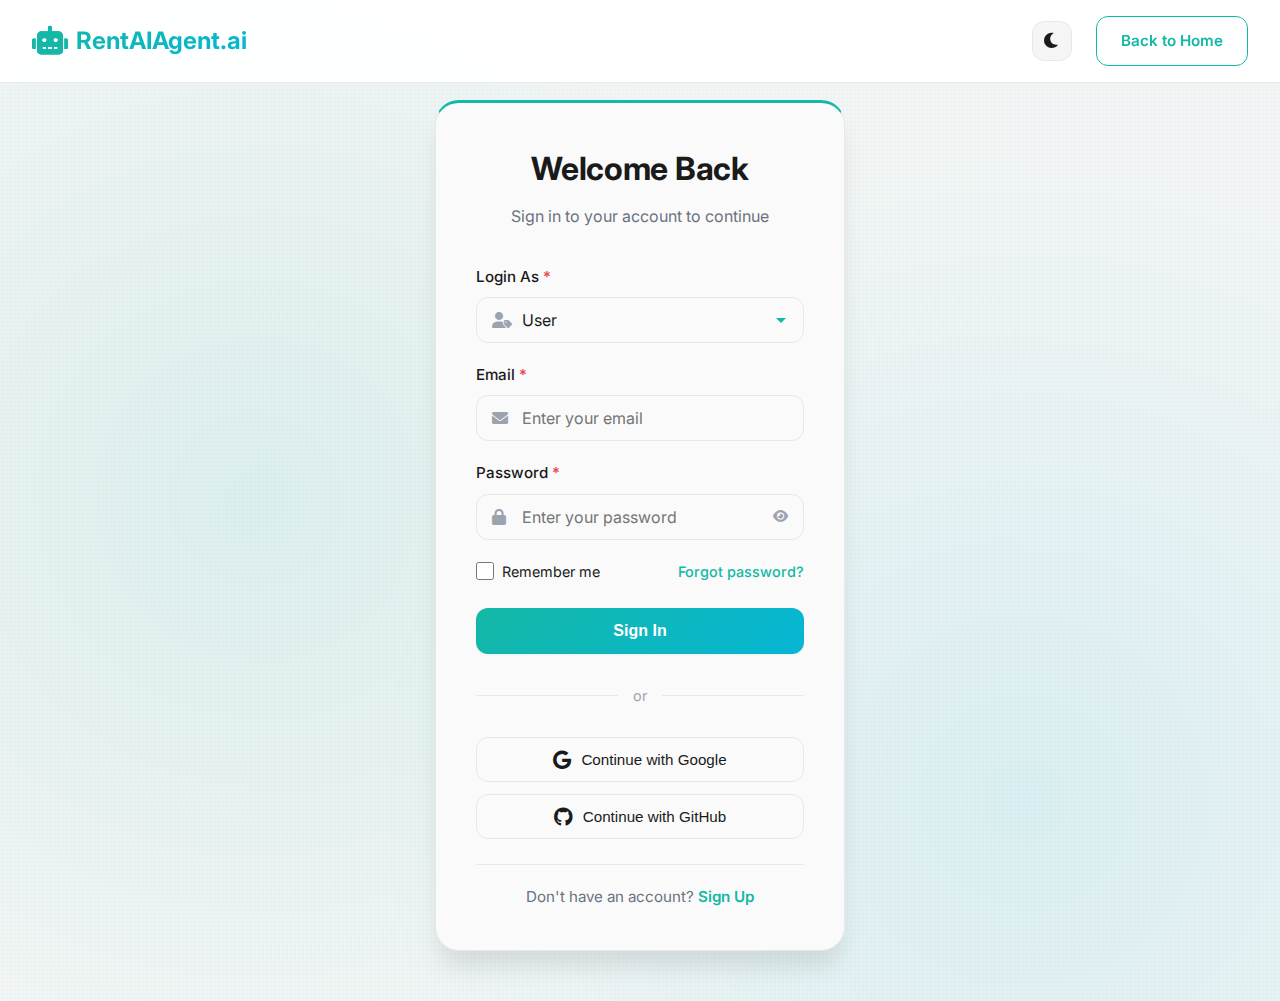
<file: dashboard.html>
<!DOCTYPE html>
<html lang="en">
<head>
  <meta charset="UTF-8">
  <meta name="viewport" content="width=device-width, initial-scale=1.0">
  <title>Dashboard - RentAIAgent.ai</title>
  <link rel="stylesheet" href="styles.css">
  <link rel="stylesheet" href="dashboard.css">
  <link href="https://fonts.googleapis.com/css2?family=Inter:wght@300;400;500;600;700;800&display=swap" rel="stylesheet">
  <link rel="stylesheet" href="https://cdnjs.cloudflare.com/ajax/libs/font-awesome/6.0.0/css/all.min.css">
  <script src="theme.js"></script>
  <script src="config.js"></script>
</head>
<body>
  <!-- Header -->
  <header class="header">
    <nav class="nav">
      <div class="nav-brand">
        <a href="index.html" style="text-decoration: none; color: inherit; display: flex; align-items: center;">
          <i class="fas fa-robot"></i>
          <span>RentAIAgent.ai</span>
        </a>
      </div>
      <div class="nav-actions">
        <button class="theme-toggle" id="themeToggle" onclick="toggleTheme()" aria-label="Toggle theme">
          <i class="fas fa-moon"></i>
        </button>
        <span class="user-email" id="userEmail"></span>
        <button class="btn-secondary" id="logoutBtn">Logout</button>
      </div>
    </nav>
  </header>

  <!-- Dashboard Container -->
  <div class="dashboard-container">
    <div class="dashboard-header">
      <h1>Dashboard</h1>
      <p>Welcome back! Manage your AI agents and track your usage.</p>
    </div>

    <!-- Tabs -->
    <div class="dashboard-tabs">
      <button class="tab-btn active" data-tab="products">
        <i class="fas fa-box"></i>
        <span>My Products</span>
      </button>
      <button class="tab-btn" data-tab="tasks">
        <i class="fas fa-tasks"></i>
        <span>Tasks</span>
      </button>
      <button class="tab-btn" data-tab="billing">
        <i class="fas fa-credit-card"></i>
        <span>Billing</span>
      </button>
    </div>

    <!-- Tab Content -->
    <div class="dashboard-content">
      <!-- Products Tab -->
      <div class="tab-content active" id="productsTab">
        <div class="tab-header">
          <h2>My Products</h2>
          <p>Products you have opted for</p>
        </div>
        <div class="table-container">
          <table class="data-table" id="productsTable">
            <thead>
              <tr>
                <th>Product Name</th>
                <th>Plan</th>
                <th>Status</th>
                <th>Subscription Date</th>
                <th>Actions</th>
              </tr>
            </thead>
            <tbody id="productsTableBody">
              <tr>
                <td colspan="5" class="loading">Loading products...</td>
              </tr>
            </tbody>
          </table>
        </div>
      </div>

      <!-- Tasks Tab -->
      <div class="tab-content" id="tasksTab">
        <div class="tab-header">
          <div>
            <h2>Tasks</h2>
            <p>View and manage your submitted tasks</p>
          </div>
          <button class="btn-primary" id="createTaskBtn">
            <i class="fas fa-plus"></i> Create New Task
          </button>
        </div>
        <div class="table-container">
          <table class="data-table" id="tasksTable">
            <thead>
              <tr>
                <th>Task ID</th>
                <th>Product</th>
                <th>Description</th>
                <th>Status</th>
                <th>Submitted Date</th>
                <th>Completed Date</th>
                <th>Actions</th>
              </tr>
            </thead>
            <tbody id="tasksTableBody">
              <!-- Demo tasks will be loaded here -->
            </tbody>
          </table>
        </div>
      </div>

      <!-- Billing Tab -->
      <div class="tab-content" id="billingTab">
        <div class="tab-header">
          <h2>Billing & Usage</h2>
          <p>View your charges and usage statistics</p>
        </div>
        <div class="billing-stats">
          <div class="stat-card">
            <div class="stat-icon">
              <i class="fas fa-dollar-sign"></i>
            </div>
            <div class="stat-info">
              <h3 id="totalCharges">$0.00</h3>
              <p>Total Charges</p>
            </div>
          </div>
          <div class="stat-card">
            <div class="stat-icon">
              <i class="fas fa-tasks"></i>
            </div>
            <div class="stat-info">
              <h3 id="totalTasks">0</h3>
              <p>Total Tasks</p>
            </div>
          </div>
          <div class="stat-card">
            <div class="stat-icon">
              <i class="fas fa-check-circle"></i>
            </div>
            <div class="stat-info">
              <h3 id="completedTasks">0</h3>
              <p>Completed Tasks</p>
            </div>
          </div>
          <div class="stat-card">
            <div class="stat-icon">
              <i class="fas fa-clock"></i>
            </div>
            <div class="stat-info">
              <h3 id="pendingTasks">0</h3>
              <p>Pending Tasks</p>
            </div>
          </div>
        </div>
        <div class="table-container">
          <table class="data-table" id="billingTable">
            <thead>
              <tr>
                <th>Date</th>
                <th>Task ID</th>
                <th>Product</th>
                <th>Task Type</th>
                <th>Usage</th>
                <th>Charge</th>
                <th>Status</th>
              </tr>
            </thead>
            <tbody id="billingTableBody">
              <!-- Demo billing data will be loaded here -->
            </tbody>
          </table>
        </div>
      </div>
    </div>
  </div>

  <!-- Create Task Modal -->
  <div class="modal" id="createTaskModal">
    <div class="modal-content">
      <div class="modal-header">
        <h2>Create New Task</h2>
        <button class="modal-close" id="closeTaskModal">
          <i class="fas fa-times"></i>
        </button>
      </div>
      <form id="createTaskForm" class="modal-body">
        <div class="form-group">
          <label for="taskProduct">Select Product <span class="required">*</span></label>
          <div class="input-wrapper">
            <i class="fas fa-box input-icon"></i>
            <select id="taskProduct" name="productId" required>
              <option value="">Choose a product...</option>
              <!-- Products will be populated dynamically -->
            </select>
          </div>
          <div class="form-hint">
            <a href="#" id="addNewProductLink">+ Add new product</a>
          </div>
        </div>

        <div class="form-group" id="newProductGroup" style="display: none;">
          <label for="newProductName">New Product Name <span class="required">*</span></label>
          <div class="input-wrapper">
            <i class="fas fa-tag input-icon"></i>
            <input type="text" id="newProductName" name="newProductName" placeholder="Enter product name">
          </div>
        </div>

        <div class="form-group">
          <label for="taskType">Task Type <span class="required">*</span></label>
          <div class="input-wrapper">
            <i class="fas fa-tasks input-icon"></i>
            <select id="taskType" name="taskType" required>
              <option value="">Select task type...</option>
              <option value="invoice-processing">Invoice Processing</option>
              <option value="content-generation">Content Generation</option>
              <option value="data-analysis">Data Analysis</option>
              <option value="email-automation">Email Automation</option>
              <option value="document-processing">Document Processing</option>
              <option value="other">Other</option>
            </select>
          </div>
        </div>

        <div class="form-group">
          <label for="taskDescription">Task Description <span class="required">*</span></label>
          <div class="input-wrapper">
            <i class="fas fa-align-left input-icon"></i>
            <textarea id="taskDescription" name="description" rows="4" required placeholder="Describe what you want the AI agent to do..."></textarea>
          </div>
        </div>

        <div class="form-group">
          <label for="taskPriority">Priority</label>
          <div class="input-wrapper">
            <i class="fas fa-flag input-icon"></i>
            <select id="taskPriority" name="priority">
              <option value="low">Low</option>
              <option value="normal" selected>Normal</option>
              <option value="high">High</option>
              <option value="urgent">Urgent</option>
            </select>
          </div>
        </div>

        <div class="form-group">
          <label for="taskDueDate">Due Date (Optional)</label>
          <div class="input-wrapper">
            <i class="fas fa-calendar input-icon"></i>
            <input type="datetime-local" id="taskDueDate" name="dueDate">
          </div>
        </div>

        <div class="form-group">
          <label for="taskAttachments">Attachments (Optional)</label>
          <div class="input-wrapper">
            <i class="fas fa-paperclip input-icon"></i>
            <input type="file" id="taskAttachments" name="attachments" multiple accept=".pdf,.doc,.docx,.txt,.csv,.xlsx,.jpg,.png">
            <small class="form-hint">You can upload multiple files (PDF, DOC, TXT, CSV, XLSX, JPG, PNG)</small>
          </div>
        </div>

        <div class="error-message" id="taskErrorMessage"></div>

        <div class="modal-footer">
          <button type="button" class="btn-secondary" id="cancelTaskBtn">Cancel</button>
          <button type="submit" class="btn-primary">
            <i class="fas fa-paper-plane"></i> Submit Task
          </button>
        </div>
      </form>
    </div>
  </div>

  <script src="dashboard.js"></script>
</body>
</html>
</file>
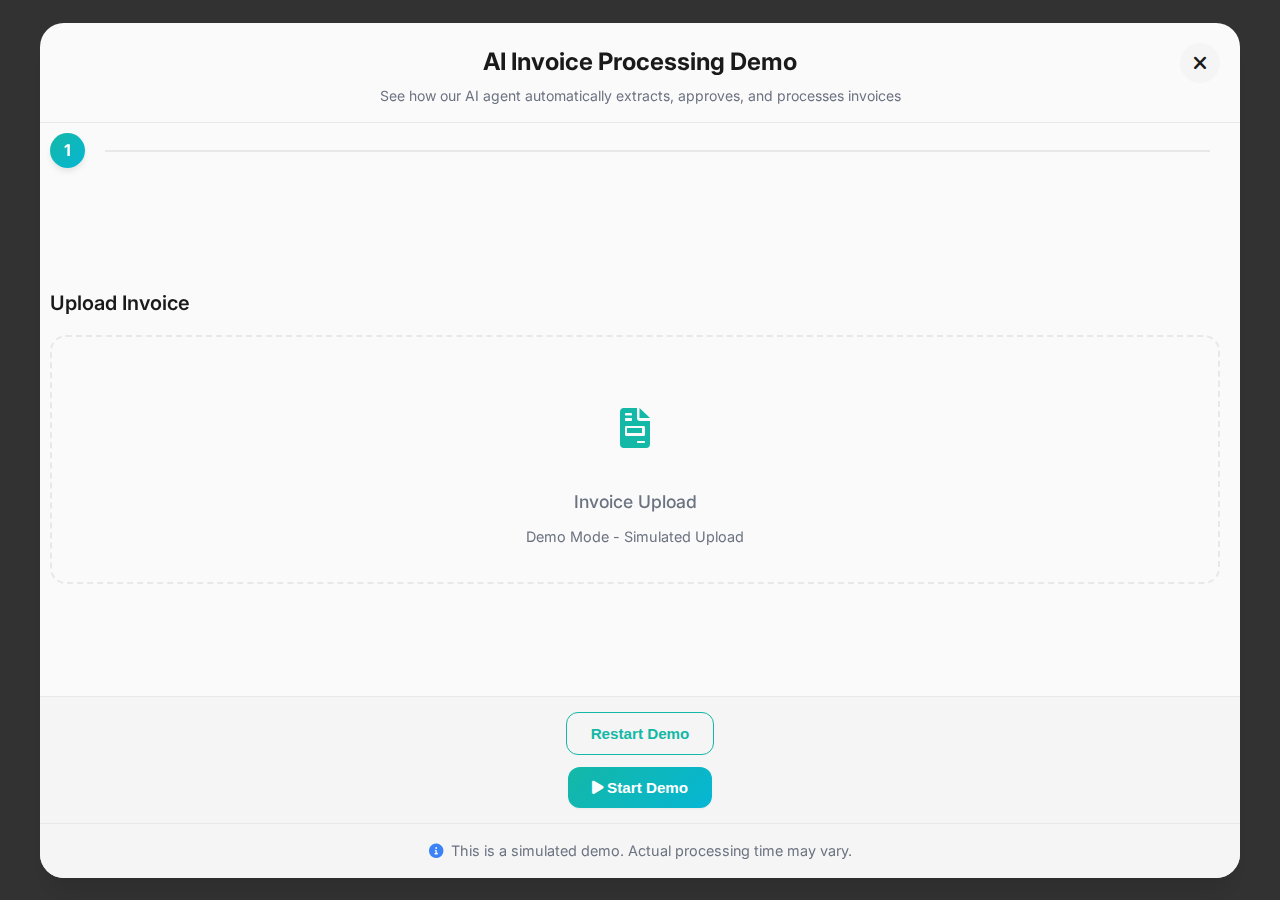
<file: demo.html>
<!DOCTYPE html>
<html lang="en">
<head>
  <meta charset="UTF-8">
  <meta name="viewport" content="width=device-width, initial-scale=1.0">
  <title>Watch Demo - RentAIAgent.ai</title>
  <link rel="stylesheet" href="styles.css">
  <link rel="stylesheet" href="demo.css">
  <link href="https://fonts.googleapis.com/css2?family=Inter:wght@300;400;500;600;700;800&display=swap" rel="stylesheet">
  <link rel="stylesheet" href="https://cdnjs.cloudflare.com/ajax/libs/font-awesome/6.0.0/css/all.min.css">
  <script src="theme.js"></script>
</head>
<body>
  <!-- Demo Modal -->
  <div class="demo-modal" id="demoModal">
    <div class="demo-modal-content">
      <button class="demo-close" id="closeDemo" aria-label="Close demo">
        <i class="fas fa-times"></i>
      </button>
      
      <div class="demo-header">
        <h2>AI Invoice Processing Demo</h2>
        <p>See how our AI agent automatically extracts, approves, and processes invoices</p>
      </div>

      <div class="demo-container">
        <!-- Step 1: Upload Invoice -->
        <div class="demo-step active" id="step1">
          <div class="step-indicator">
            <div class="step-number">1</div>
            <div class="step-line"></div>
          </div>
          <div class="step-content">
            <h3>Upload Invoice</h3>
            <div class="demo-upload-area" id="uploadArea">
              <div class="upload-icon">
                <i class="fas fa-file-invoice"></i>
              </div>
              <p class="upload-text">Click to upload or drag & drop</p>
              <p class="upload-hint">PDF, PNG, JPG (Max 10MB)</p>
              <input type="file" id="invoiceFile" accept=".pdf,.png,.jpg,.jpeg" style="display: none;">
            </div>
            <div class="uploaded-file" id="uploadedFile" style="display: none;">
              <i class="fas fa-file-pdf"></i>
              <span>invoice_2024_001.pdf</span>
              <i class="fas fa-check-circle"></i>
            </div>
          </div>
        </div>

        <!-- Step 2: AI Extraction -->
        <div class="demo-step" id="step2">
          <div class="step-indicator">
            <div class="step-number">2</div>
            <div class="step-line"></div>
          </div>
          <div class="step-content">
            <h3>AI Extraction in Progress</h3>
            <div class="extraction-animation">
              <div class="scan-line"></div>
              <div class="extraction-items">
                <div class="extraction-item">
                  <i class="fas fa-spinner fa-spin"></i>
                  <span>Extracting vendor name...</span>
                </div>
                <div class="extraction-item">
                  <i class="fas fa-spinner fa-spin"></i>
                  <span>Extracting invoice number...</span>
                </div>
                <div class="extraction-item">
                  <i class="fas fa-spinner fa-spin"></i>
                  <span>Extracting amount...</span>
                </div>
                <div class="extraction-item">
                  <i class="fas fa-spinner fa-spin"></i>
                  <span>Extracting date...</span>
                </div>
              </div>
            </div>
            <div class="extracted-data" id="extractedData" style="display: none;">
              <div class="data-card">
                <div class="data-row">
                  <span class="data-label">Vendor:</span>
                  <span class="data-value">ABC Supplies Inc.</span>
                </div>
                <div class="data-row">
                  <span class="data-label">Invoice #:</span>
                  <span class="data-value">INV-2024-001</span>
                </div>
                <div class="data-row">
                  <span class="data-label">Amount:</span>
                  <span class="data-value">$2,450.00</span>
                </div>
                <div class="data-row">
                  <span class="data-label">Date:</span>
                  <span class="data-value">2024-01-15</span>
                </div>
                <div class="data-row">
                  <span class="data-label">Status:</span>
                  <span class="data-value success">Extracted Successfully</span>
                </div>
              </div>
            </div>
          </div>
        </div>

        <!-- Step 3: Approval -->
        <div class="demo-step" id="step3">
          <div class="step-indicator">
            <div class="step-number">3</div>
            <div class="step-line"></div>
          </div>
          <div class="step-content">
            <h3>Auto-Approval Process</h3>
            <div class="approval-process">
              <div class="approval-check">
                <i class="fas fa-check-circle"></i>
                <span>Amount within budget limit</span>
              </div>
              <div class="approval-check">
                <i class="fas fa-check-circle"></i>
                <span>Vendor verified in system</span>
              </div>
              <div class="approval-check">
                <i class="fas fa-check-circle"></i>
                <span>No duplicate invoices found</span>
              </div>
              <div class="approval-check">
                <i class="fas fa-check-circle"></i>
                <span>All required fields present</span>
              </div>
            </div>
            <div class="approval-result" id="approvalResult" style="display: none;">
              <div class="approval-badge">
                <i class="fas fa-check-circle"></i>
                <span>APPROVED</span>
              </div>
              <p class="approval-message">Invoice approved automatically. Ready for payment processing.</p>
            </div>
          </div>
        </div>

        <!-- Step 4: Payment Gateway -->
        <div class="demo-step" id="step4">
          <div class="step-indicator">
            <div class="step-number">4</div>
          </div>
          <div class="step-content">
            <h3>Payment Gateway Processing</h3>
            <div class="payment-process">
              <div class="payment-step">
                <i class="fas fa-credit-card"></i>
                <span>Connecting to payment gateway...</span>
              </div>
              <div class="payment-step">
                <i class="fas fa-lock"></i>
                <span>Securing transaction...</span>
              </div>
              <div class="payment-step">
                <i class="fas fa-paper-plane"></i>
                <span>Sending payment request...</span>
              </div>
            </div>
            <div class="payment-success" id="paymentSuccess" style="display: none;">
              <div class="success-icon">
                <i class="fas fa-check-circle"></i>
              </div>
              <h4>Payment Processed Successfully!</h4>
              <div class="payment-details">
                <div class="detail-item">
                  <span>Transaction ID:</span>
                  <span>TXN-2024-001234</span>
                </div>
                <div class="detail-item">
                  <span>Amount Paid:</span>
                  <span>$2,450.00</span>
                </div>
                <div class="detail-item">
                  <span>Status:</span>
                  <span class="status-success">Completed</span>
                </div>
              </div>
            </div>
          </div>
        </div>
      </div>

      <div class="demo-controls">
        <button class="btn-secondary" id="resetDemo">Restart Demo</button>
        <button class="btn-primary" id="startDemo">Start Demo</button>
        <button class="btn-secondary" id="nextStep" style="display: none;">Next Step</button>
      </div>

      <div class="demo-footer">
        <p><i class="fas fa-info-circle"></i> This is a simulated demo. Actual processing time may vary.</p>
      </div>
    </div>
  </div>

  <script src="demo.js"></script>
</body>
</html>
</file>
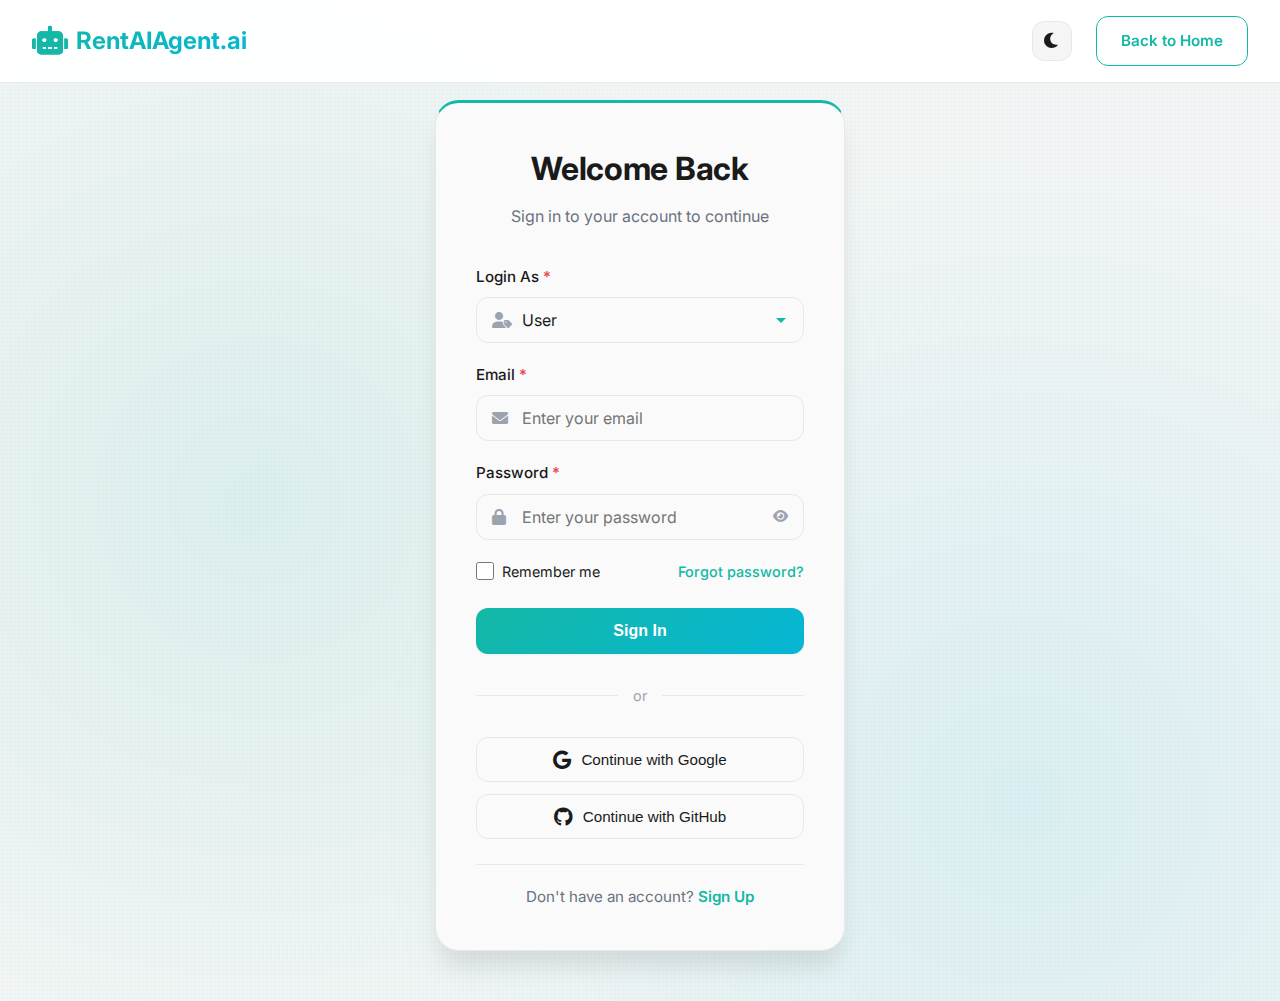
<file: login.html>
<!DOCTYPE html>
<html lang="en">
<head>
  <meta charset="UTF-8">
  <meta name="viewport" content="width=device-width, initial-scale=1.0">
  <title>Sign In - RentAIAgent.ai</title>
  <link rel="stylesheet" href="styles.css">
  <link rel="stylesheet" href="login.css">
  <link href="https://fonts.googleapis.com/css2?family=Inter:wght@300;400;500;600;700;800&display=swap" rel="stylesheet">
  <link rel="stylesheet" href="https://cdnjs.cloudflare.com/ajax/libs/font-awesome/6.0.0/css/all.min.css">
  <script src="theme.js"></script>
</head>
<body>
  <!-- Header -->
  <header class="header">
    <nav class="nav">
      <div class="nav-brand">
        <a href="index.html" style="text-decoration: none; color: inherit; display: flex; align-items: center;">
          <i class="fas fa-robot"></i>
          <span>RentAIAgent.ai</span>
        </a>
      </div>
      <div class="nav-actions">
        <button class="theme-toggle" id="themeToggle" onclick="toggleTheme()" aria-label="Toggle theme">
          <i class="fas fa-moon"></i>
        </button>
        <a href="index.html" class="btn-secondary">Back to Home</a>
      </div>
    </nav>
  </header>

  <!-- Login Container -->
  <div class="login-container">
    <div class="login-wrapper">
      <div class="login-card">
        <div class="login-header">
          <h1>Welcome Back</h1>
          <p>Sign in to your account to continue</p>
        </div>

        <form id="loginForm" class="login-form">
          <div class="form-group">
            <label for="userType">Login As <span class="required">*</span></label>
            <div class="input-wrapper">
              <i class="fas fa-user-tag input-icon"></i>
              <select id="userType" name="userType" required>
                <option value="">Select user type</option>
                <option value="user" selected>User</option>
                <option value="admin">Admin</option>
              </select>
            </div>
          </div>
          
          <div class="form-group">
            <label for="email">Email <span class="required">*</span></label>
            <div class="input-wrapper">
              <i class="fas fa-envelope input-icon"></i>
              <input type="email" id="email" name="email" required placeholder="Enter your email" autocomplete="email">
            </div>
          </div>

          <div class="form-group">
            <label for="password">Password <span class="required">*</span></label>
            <div class="input-wrapper">
              <i class="fas fa-lock input-icon"></i>
              <input type="password" id="password" name="password" required placeholder="Enter your password" autocomplete="current-password">
              <button type="button" class="password-toggle" id="passwordToggle">
                <i class="fas fa-eye"></i>
              </button>
            </div>
          </div>

          <div class="form-options">
            <label class="checkbox-label">
              <input type="checkbox" id="rememberMe" name="rememberMe">
              <span>Remember me</span>
            </label>
            <a href="#" class="forgot-password">Forgot password?</a>
          </div>

          <div class="error-message" id="errorMessage"></div>

          <button type="submit" class="btn-primary btn-full">Sign In</button>
        </form>

        <div class="login-divider">
          <span>or</span>
        </div>

        <div class="social-login">
          <button type="button" class="btn-social btn-google">
            <i class="fab fa-google"></i>
            <span>Continue with Google</span>
          </button>
          <button type="button" class="btn-social btn-github">
            <i class="fab fa-github"></i>
            <span>Continue with GitHub</span>
          </button>
        </div>

        <div class="signup-link">
          <p>Don't have an account? <a href="registration.html">Sign Up</a></p>
        </div>
      </div>
    </div>
  </div>

  <script src="login.js"></script>
</body>
</html>
</file>
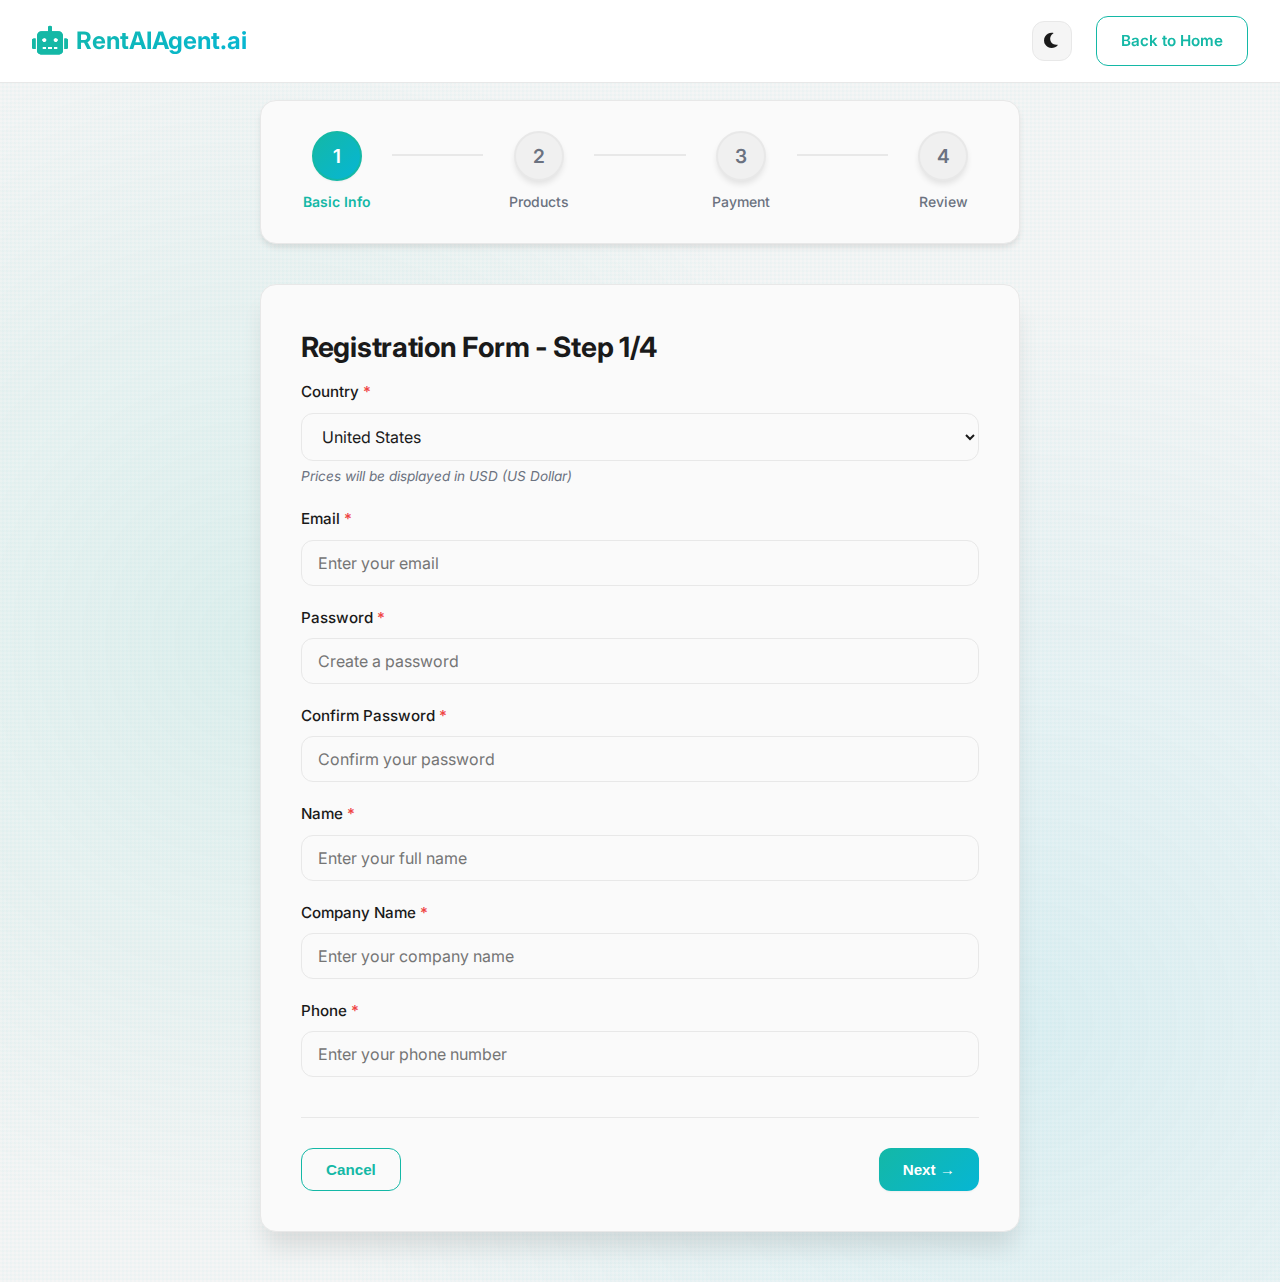
<file: registration.html>
<!DOCTYPE html>
<html lang="en">
<head>
  <meta charset="UTF-8">
  <meta name="viewport" content="width=device-width, initial-scale=1.0">
  <title>Register - RentAIAgent.ai</title>
  <link rel="stylesheet" href="styles.css">
  <link rel="stylesheet" href="registration.css">
  <link href="https://fonts.googleapis.com/css2?family=Inter:wght@300;400;500;600;700;800&display=swap" rel="stylesheet">
  <link rel="stylesheet" href="https://cdnjs.cloudflare.com/ajax/libs/font-awesome/6.0.0/css/all.min.css">
  <script src="theme.js"></script>
</head>
<body>
  <!-- Header -->
  <header class="header">
    <nav class="nav">
      <div class="nav-brand">
        <a href="index.html" style="text-decoration: none; color: inherit; display: flex; align-items: center;">
          <i class="fas fa-robot"></i>
          <span>RentAIAgent.ai</span>
        </a>
      </div>
      <div class="nav-actions">
        <button class="theme-toggle" id="themeToggle" onclick="toggleTheme()" aria-label="Toggle theme">
          <i class="fas fa-moon"></i>
        </button>
        <a href="index.html" class="btn-secondary">Back to Home</a>
      </div>
    </nav>
  </header>

  <!-- Registration Container -->
  <div class="registration-container">
    <div class="registration-wrapper">
      <!-- Progress Indicator -->
      <div class="progress-indicator">
        <div class="progress-step" data-step="1">
          <div class="step-number">1</div>
          <div class="step-label">Basic Info</div>
        </div>
        <div class="progress-line"></div>
        <div class="progress-step" data-step="2">
          <div class="step-number">2</div>
          <div class="step-label">Products</div>
        </div>
        <div class="progress-line"></div>
        <div class="progress-step" data-step="3">
          <div class="step-number">3</div>
          <div class="step-label">Payment</div>
        </div>
        <div class="progress-line"></div>
        <div class="progress-step" data-step="4">
          <div class="step-number">4</div>
          <div class="step-label">Review</div>
        </div>
      </div>

      <!-- Registration Form -->
      <form id="registrationForm" class="registration-form">
        <!-- Step 1: Basic Information -->
        <div class="form-step active" data-step="1">
          <h2 class="step-title">Registration Form - Step 1/4</h2>
          
          <div class="form-group">
            <label for="country">Country <span class="required">*</span></label>
            <select id="country" name="country" required>
              <option value="">Select your country</option>
              <option value="US" selected>United States</option>
              <option value="CA">Canada</option>
              <option value="GB">United Kingdom</option>
              <option value="AU">Australia</option>
              <option value="DE">Germany</option>
              <option value="FR">France</option>
              <option value="IN">India</option>
              <option value="JP">Japan</option>
            </select>
            <small class="currency-note" id="currencyNote">Prices will be displayed in your local currency</small>
          </div>
          
          <div class="form-group">
            <label for="email">Email <span class="required">*</span></label>
            <input type="email" id="email" name="email" required placeholder="Enter your email">
          </div>
          <div class="form-group">
            <label for="password">Password <span class="required">*</span></label>
            <input type="password" id="password" name="password" required placeholder="Create a password">
          </div>
          <div class="form-group">
            <label for="confirmPassword">Confirm Password <span class="required">*</span></label>
            <input type="password" id="confirmPassword" name="confirmPassword" required placeholder="Confirm your password">
            <span class="error-message" id="passwordError"></span>
          </div>
          <div class="form-group">
            <label for="name">Name <span class="required">*</span></label>
            <input type="text" id="name" name="name" required placeholder="Enter your full name">
          </div>
          <div class="form-group">
            <label for="companyName">Company Name <span class="required">*</span></label>
            <input type="text" id="companyName" name="companyName" required placeholder="Enter your company name">
          </div>
          <div class="form-group">
            <label for="phone">Phone <span class="required">*</span></label>
            <input type="tel" id="phone" name="phone" required placeholder="Enter your phone number">
          </div>
          <div class="form-actions">
            <button type="button" class="btn-secondary" onclick="window.location.href='index.html'">Cancel</button>
            <button type="button" class="btn-primary" onclick="nextStep()">Next →</button>
          </div>
        </div>

        <!-- Step 2: Product Selection -->
        <div class="form-step" data-step="2">
          <h2 class="step-title">Select Products - Step 2/4</h2>
          <p class="step-subtitle">Browse our AI Agents (Optional - You can add products later):</p>
          <div class="currency-indicator" id="currencyIndicator">Prices in USD</div>
          
          <div class="skip-products-option">
            <label class="skip-checkbox-label">
              <input type="checkbox" id="skipProducts" name="skipProducts" onchange="toggleProductSelection()">
              <span class="skip-checkbox-text">
                <i class="fas fa-check-circle"></i>
                <strong>Skip for now</strong> - I'll select products later
              </span>
            </label>
          </div>
          
          <div class="products-grid" id="productsGrid">
            <!-- Products will be populated by JavaScript -->
          </div>

          <div class="selected-products-summary">
            <span>Selected: <strong id="selectedCount">0</strong> product(s)</span>
          </div>

          <div class="form-actions">
            <button type="button" class="btn-secondary" onclick="prevStep()">← Back</button>
            <button type="button" class="btn-primary" onclick="nextStep()">Next →</button>
          </div>
        </div>

        <!-- Step 3: Payment Information (Optional) -->
        <div class="form-step" data-step="3">
          <h2 class="step-title">Payment Details - Step 3/4</h2>
          <p class="step-subtitle">You can add payment information now or later. Registration will complete without payment.</p>
          
          <div class="selected-products-review">
            <h3>Selected Products:</h3>
            <div id="selectedProductsReview"></div>
          </div>

          <div class="form-group">
            <label for="paymentOption">Payment Option <span class="required">*</span></label>
            <select id="paymentOption" name="paymentOption" required onchange="togglePaymentFields()">
              <option value="later">Provide Later</option>
              <option value="now">Add Payment Now</option>
            </select>
          </div>

          <div id="paymentFields" style="display: none;">
            <div class="form-group">
              <label for="cardNumber">Card Number</label>
              <input type="text" id="cardNumber" name="cardNumber" placeholder="1234 5678 9012 3456" maxlength="19">
            </div>
            <div class="form-row">
              <div class="form-group">
                <label for="expiry">Expiry</label>
                <input type="text" id="expiry" name="expiry" placeholder="MM/YY" maxlength="5">
              </div>
              <div class="form-group">
                <label for="cvc">CVC</label>
                <input type="text" id="cvc" name="cvc" placeholder="123" maxlength="4">
              </div>
            </div>
            <div class="form-group">
              <label for="cardholderName">Cardholder Name</label>
              <input type="text" id="cardholderName" name="cardholderName" placeholder="Enter cardholder name">
            </div>
            
            <h3 class="section-title">Billing Address</h3>
            <div class="form-group">
              <label for="street">Street</label>
              <input type="text" id="street" name="street" placeholder="Enter street address">
            </div>
            <div class="form-row">
              <div class="form-group">
                <label for="city">City</label>
                <input type="text" id="city" name="city" placeholder="Enter city">
              </div>
              <div class="form-group">
                <label for="state">State</label>
                <input type="text" id="state" name="state" placeholder="Enter state">
              </div>
            </div>
            <div class="form-group">
              <label for="zip">ZIP</label>
              <input type="text" id="zip" name="zip" placeholder="Enter ZIP code">
            </div>
          </div>

          <div class="form-actions">
            <button type="button" class="btn-secondary" onclick="prevStep()">← Back</button>
            <button type="button" class="btn-primary" onclick="nextStep()">Next →</button>
          </div>
        </div>

        <!-- Step 4: Review & Confirm -->
        <div class="form-step" data-step="4">
          <h2 class="step-title">Review & Confirm - Step 4/4</h2>
          <p class="step-subtitle">Review your information:</p>
          
          <div class="review-section">
            <h3>Account</h3>
            <div class="review-item">
              <span class="review-label">Email:</span>
              <span class="review-value" id="reviewEmail"></span>
            </div>
            <div class="review-item">
              <span class="review-label">Name:</span>
              <span class="review-value" id="reviewName"></span>
            </div>
            <div class="review-item">
              <span class="review-label">Company:</span>
              <span class="review-value" id="reviewCompany"></span>
            </div>
          </div>

          <div class="review-section">
            <h3>Selected Products</h3>
            <div id="reviewProducts"></div>
          </div>

          <div class="review-section">
            <h3>Payment Method</h3>
            <div class="review-item">
              <span class="review-label">Payment:</span>
              <span class="review-value" id="reviewCard">Optional - Can be added later</span>
            </div>
            <div class="review-item">
              <span class="review-label">Currency:</span>
              <span class="review-value" id="reviewCurrency"></span>
            </div>
          </div>

          <div class="form-actions">
            <button type="button" class="btn-secondary" onclick="prevStep()">← Back</button>
            <button type="submit" class="btn-primary">Complete Registration</button>
          </div>
        </div>
      </form>
    </div>
  </div>

  <script src="email-service.js"></script>
  <script src="registration.js"></script>
</body>
</html>
</file>
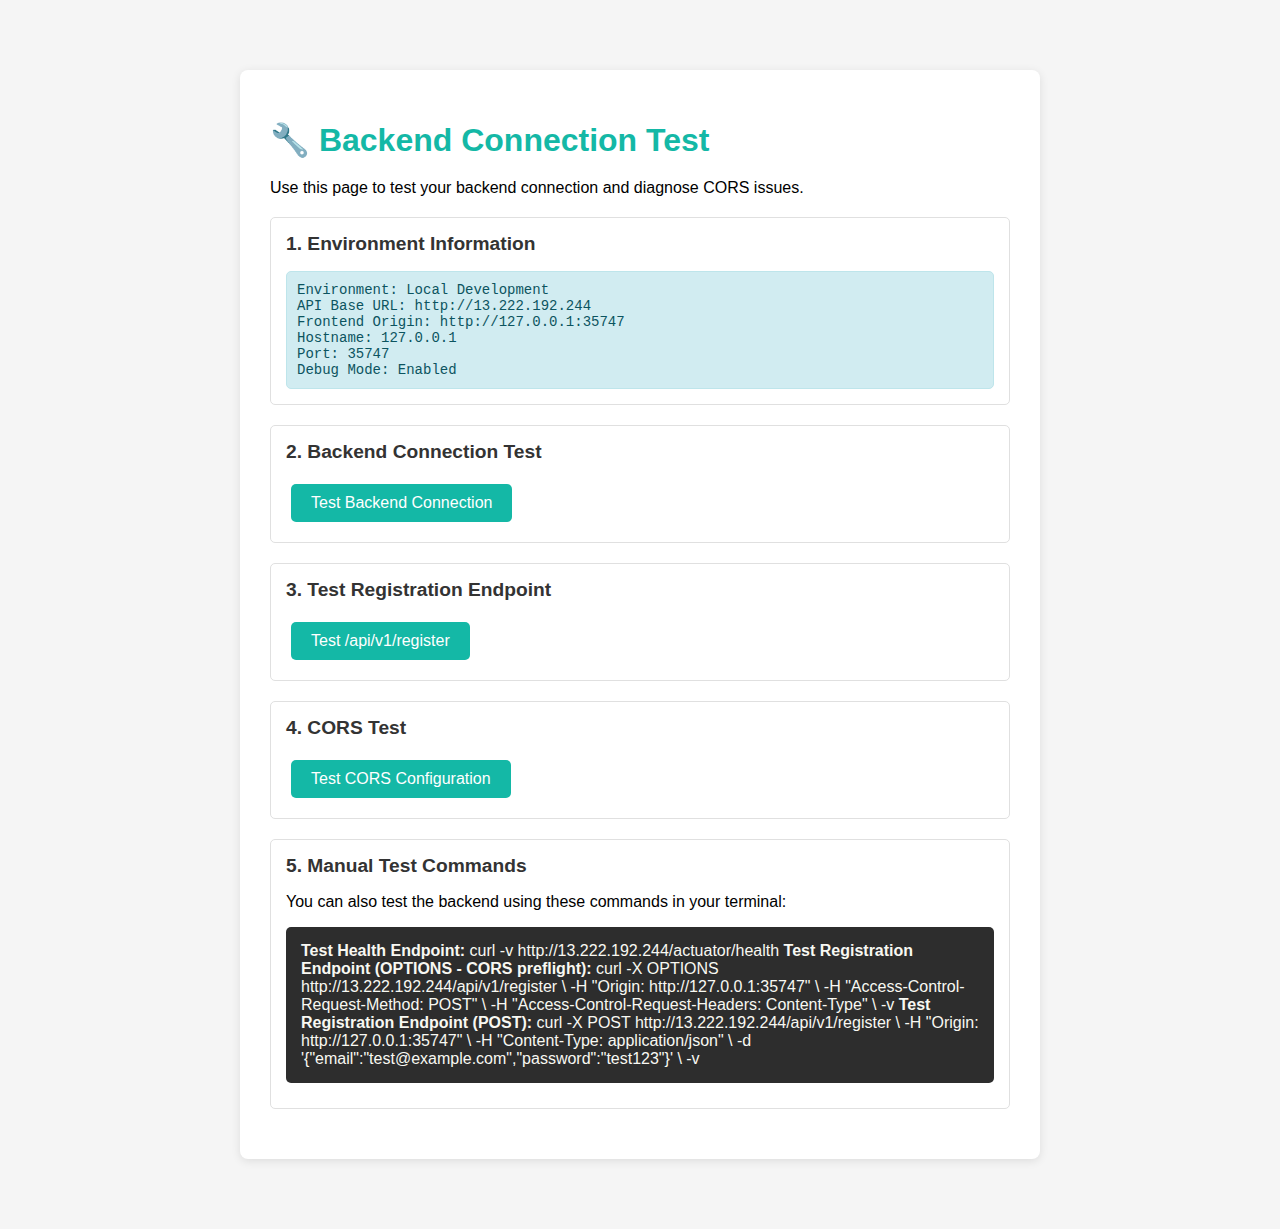
<file: test-backend.html>
<!DOCTYPE html>
<html lang="en">
<head>
  <meta charset="UTF-8">
  <meta name="viewport" content="width=device-width, initial-scale=1.0">
  <title>Backend Connection Test - RentAIAgent.ai</title>
  <style>
    body {
      font-family: -apple-system, BlinkMacSystemFont, 'Segoe UI', Roboto, Oxygen, Ubuntu, Cantarell, sans-serif;
      max-width: 800px;
      margin: 50px auto;
      padding: 20px;
      background: #f5f5f5;
    }
    .container {
      background: white;
      padding: 30px;
      border-radius: 8px;
      box-shadow: 0 2px 10px rgba(0,0,0,0.1);
    }
    h1 {
      color: #14b8a6;
      margin-bottom: 20px;
    }
    .test-section {
      margin: 20px 0;
      padding: 15px;
      border: 1px solid #e0e0e0;
      border-radius: 5px;
    }
    .test-section h2 {
      margin-top: 0;
      font-size: 1.2em;
      color: #333;
    }
    button {
      background: #14b8a6;
      color: white;
      border: none;
      padding: 10px 20px;
      border-radius: 5px;
      cursor: pointer;
      font-size: 16px;
      margin: 5px;
    }
    button:hover {
      background: #06b6d4;
    }
    .result {
      margin-top: 10px;
      padding: 10px;
      border-radius: 5px;
      white-space: pre-wrap;
      font-family: monospace;
      font-size: 14px;
    }
    .success {
      background: #d4edda;
      color: #155724;
      border: 1px solid #c3e6cb;
    }
    .error {
      background: #f8d7da;
      color: #721c24;
      border: 1px solid #f5c6cb;
    }
    .info {
      background: #d1ecf1;
      color: #0c5460;
      border: 1px solid #bee5eb;
    }
    .loading {
      color: #856404;
      background: #fff3cd;
      border: 1px solid #ffeaa7;
    }
    code {
      background: #f4f4f4;
      padding: 2px 6px;
      border-radius: 3px;
      font-family: monospace;
    }
    .curl-command {
      background: #2d2d2d;
      color: #f8f8f2;
      padding: 15px;
      border-radius: 5px;
      margin: 10px 0;
      overflow-x: auto;
    }
  </style>
  <script src="config.js"></script>
</head>
<body>
  <div class="container">
    <h1>🔧 Backend Connection Test</h1>
    <p>Use this page to test your backend connection and diagnose CORS issues.</p>
    
    <div class="test-section">
      <h2>1. Environment Information</h2>
      <div id="envInfo" class="result info">Loading...</div>
    </div>
    
    <div class="test-section">
      <h2>2. Backend Connection Test</h2>
      <button onclick="testConnection()">Test Backend Connection</button>
      <div id="connectionResult" class="result" style="display: none;"></div>
    </div>
    
    <div class="test-section">
      <h2>3. Test Registration Endpoint</h2>
      <button onclick="testRegisterEndpoint()">Test /api/v1/register</button>
      <div id="registerResult" class="result" style="display: none;"></div>
    </div>
    
    <div class="test-section">
      <h2>4. CORS Test</h2>
      <button onclick="testCORS()">Test CORS Configuration</button>
      <div id="corsResult" class="result" style="display: none;"></div>
    </div>
    
    <div class="test-section">
      <h2>5. Manual Test Commands</h2>
      <p>You can also test the backend using these commands in your terminal:</p>
      <div class="curl-command" id="curlCommands"></div>
    </div>
  </div>

  <script>
    // Display environment info
    function displayEnvInfo() {
      if (window.AppConfig) {
        const info = window.AppConfig.getEnvironmentInfo();
        const envInfo = document.getElementById('envInfo');
        envInfo.textContent = 
          `Environment: ${info.name}\n` +
          `API Base URL: ${info.apiBaseUrl}\n` +
          `Frontend Origin: ${window.location.origin}\n` +
          `Hostname: ${info.hostname}\n` +
          `Port: ${info.port || 'default'}\n` +
          `Debug Mode: ${info.debug ? 'Enabled' : 'Disabled'}`;
      } else {
        document.getElementById('envInfo').textContent = 'Config not loaded!';
      }
      
      // Display curl commands
      if (window.AppConfig) {
        const baseUrl = window.AppConfig.config.apiBaseUrl;
        const registerUrl = window.AppConfig.getRegisterUrl();
        const curlCommands = document.getElementById('curlCommands');
        curlCommands.innerHTML = 
          `<strong>Test Health Endpoint:</strong>\n` +
          `curl -v ${baseUrl}/actuator/health\n\n` +
          `<strong>Test Registration Endpoint (OPTIONS - CORS preflight):</strong>\n` +
          `curl -X OPTIONS ${registerUrl} \\\n` +
          `  -H "Origin: ${window.location.origin}" \\\n` +
          `  -H "Access-Control-Request-Method: POST" \\\n` +
          `  -H "Access-Control-Request-Headers: Content-Type" \\\n` +
          `  -v\n\n` +
          `<strong>Test Registration Endpoint (POST):</strong>\n` +
          `curl -X POST ${registerUrl} \\\n` +
          `  -H "Origin: ${window.location.origin}" \\\n` +
          `  -H "Content-Type: application/json" \\\n` +
          `  -d '{"email":"test@example.com","password":"test123"}' \\\n` +
          `  -v`;
      }
    }
    
    // Test backend connection
    async function testConnection() {
      const resultDiv = document.getElementById('connectionResult');
      resultDiv.style.display = 'block';
      resultDiv.className = 'result loading';
      resultDiv.textContent = 'Testing connection...';
      
      try {
        if (window.AppConfig && window.AppConfig.testBackendConnection) {
          const result = await window.AppConfig.testBackendConnection();
          resultDiv.className = result.connected ? 'result success' : 'result error';
          resultDiv.textContent = result.message;
        } else {
          throw new Error('AppConfig not available');
        }
      } catch (error) {
        resultDiv.className = 'result error';
        resultDiv.textContent = `Error: ${error.message}`;
      }
    }
    
    // Test registration endpoint
    async function testRegisterEndpoint() {
      const resultDiv = document.getElementById('registerResult');
      resultDiv.style.display = 'block';
      resultDiv.className = 'result loading';
      resultDiv.textContent = 'Testing registration endpoint...';
      
      try {
        const url = window.AppConfig ? window.AppConfig.getRegisterUrl() : '/api/v1/register';
        resultDiv.textContent += `\nURL: ${url}\n\n`;
        
        // Test OPTIONS (preflight)
        resultDiv.textContent += 'Testing OPTIONS (CORS preflight)...\n';
        try {
          const optionsResponse = await fetch(url, {
            method: 'OPTIONS',
            mode: 'cors',
            headers: {
              'Origin': window.location.origin,
              'Access-Control-Request-Method': 'POST',
              'Access-Control-Request-Headers': 'Content-Type'
            }
          });
          
          resultDiv.textContent += `OPTIONS Status: ${optionsResponse.status}\n`;
          resultDiv.textContent += `CORS Headers:\n`;
          resultDiv.textContent += `  Access-Control-Allow-Origin: ${optionsResponse.headers.get('Access-Control-Allow-Origin') || 'MISSING'}\n`;
          resultDiv.textContent += `  Access-Control-Allow-Methods: ${optionsResponse.headers.get('Access-Control-Allow-Methods') || 'MISSING'}\n`;
          resultDiv.textContent += `  Access-Control-Allow-Headers: ${optionsResponse.headers.get('Access-Control-Allow-Headers') || 'MISSING'}\n\n`;
        } catch (e) {
          resultDiv.textContent += `OPTIONS Error: ${e.message}\n\n`;
        }
        
        // Test POST
        resultDiv.textContent += 'Testing POST request...\n';
        const postResponse = await fetch(url, {
          method: 'POST',
          mode: 'cors',
          headers: {
            'Content-Type': 'application/json',
            'Origin': window.location.origin
          },
          body: JSON.stringify({
            email: 'test@example.com',
            password: 'test123'
          })
        });
        
        resultDiv.textContent += `POST Status: ${postResponse.status} ${postResponse.statusText}\n`;
        
        if (postResponse.ok) {
          resultDiv.className = 'result success';
          const data = await postResponse.json().catch(() => ({}));
          resultDiv.textContent += `Response: ${JSON.stringify(data, null, 2)}`;
        } else {
          resultDiv.className = 'result error';
          const errorText = await postResponse.text().catch(() => '');
          resultDiv.textContent += `Error: ${errorText || postResponse.statusText}`;
        }
      } catch (error) {
        resultDiv.className = 'result error';
        resultDiv.textContent = `Error: ${error.message}\n\nThis is likely a CORS issue. Check the CORS configuration in your backend.`;
      }
    }
    
    // Test CORS specifically
    async function testCORS() {
      const resultDiv = document.getElementById('corsResult');
      resultDiv.style.display = 'block';
      resultDiv.className = 'result loading';
      resultDiv.textContent = 'Testing CORS configuration...\n\n';
      
      try {
        const url = window.AppConfig ? window.AppConfig.getRegisterUrl() : '/api/v1/register';
        const origin = window.location.origin;
        
        resultDiv.textContent += `Frontend Origin: ${origin}\n`;
        resultDiv.textContent += `Backend URL: ${url}\n\n`;
        
        // Make a simple request to check CORS
        const response = await fetch(url, {
          method: 'OPTIONS',
          mode: 'cors',
          headers: {
            'Origin': origin,
            'Access-Control-Request-Method': 'POST'
          }
        });
        
        const allowOrigin = response.headers.get('Access-Control-Allow-Origin');
        const allowMethods = response.headers.get('Access-Control-Allow-Methods');
        const allowHeaders = response.headers.get('Access-Control-Allow-Headers');
        const allowCredentials = response.headers.get('Access-Control-Allow-Credentials');
        
        resultDiv.textContent += 'CORS Response Headers:\n';
        resultDiv.textContent += `  Access-Control-Allow-Origin: ${allowOrigin || '❌ MISSING'}\n`;
        resultDiv.textContent += `  Access-Control-Allow-Methods: ${allowMethods || '❌ MISSING'}\n`;
        resultDiv.textContent += `  Access-Control-Allow-Headers: ${allowHeaders || '❌ MISSING'}\n`;
        resultDiv.textContent += `  Access-Control-Allow-Credentials: ${allowCredentials || 'Not set'}\n\n`;
        
        if (!allowOrigin) {
          resultDiv.className = 'result error';
          resultDiv.textContent += '❌ CORS is NOT configured!\n\n';
          resultDiv.textContent += 'Your backend needs to allow requests from:\n';
          resultDiv.textContent += `  ${origin}\n\n`;
          resultDiv.textContent += 'See CORS_SETUP.md for configuration instructions.';
        } else if (allowOrigin === '*' || allowOrigin === origin) {
          resultDiv.className = 'result success';
          resultDiv.textContent += '✅ CORS appears to be configured correctly!';
        } else {
          resultDiv.className = 'result error';
          resultDiv.textContent += `⚠️ CORS is configured, but origin mismatch!\n`;
          resultDiv.textContent += `Expected: ${origin}\n`;
          resultDiv.textContent += `Got: ${allowOrigin}`;
        }
      } catch (error) {
        resultDiv.className = 'result error';
        resultDiv.textContent = `CORS Test Error: ${error.message}\n\n`;
        resultDiv.textContent += 'This confirms a CORS issue. Your backend is not allowing requests from this origin.';
      }
    }
    
    // Initialize on load
    window.addEventListener('load', () => {
      displayEnvInfo();
    });
  </script>
</body>
</html>
</file>
<file: styles.css>
/* ============================================
   EFFICA-INSPIRED THEME SYSTEM
   ============================================ */

:root {
  /* Light Theme (Soft) - Eye-Friendly */
  --bg-primary: #fafafa;
  --bg-secondary: #f5f5f5;
  --bg-tertiary: #f0f0f0;
  --text-primary: #1a1a1a;
  --text-secondary: #6b7280;
  --text-tertiary: #9ca3af;
  --border-color: #e8e8e8;
  --border-hover: #d4d4d4;
  
  /* Accent Colors - Soft Teal/Blue Gradient */
  --accent-primary: #14b8a6;
  --accent-secondary: #06b6d4;
  --accent-gradient: linear-gradient(135deg, #14b8a6 0%, #06b6d4 100%);
  --accent-hover: #0d9488;
  
  /* Success/Info Colors */
  --success: #10b981;
  --info: #3b82f6;
  --warning: #f59e0b;
  --error: #ef4444;
  
  /* Shadows */
  --shadow-sm: 0 1px 2px 0 rgba(0, 0, 0, 0.05);
  --shadow-md: 0 4px 6px -1px rgba(0, 0, 0, 0.1);
  --shadow-lg: 0 10px 15px -3px rgba(0, 0, 0, 0.1);
  --shadow-xl: 0 20px 25px -5px rgba(0, 0, 0, 0.1);
  
  /* Spacing */
  --radius-sm: 8px;
  --radius-md: 12px;
  --radius-lg: 16px;
  --radius-xl: 24px;
  
  /* Transitions */
  --transition-fast: 0.15s ease;
  --transition-base: 0.3s ease;
  --transition-slow: 0.5s ease;
}

[data-theme="dark"] {
  /* Dark Theme - Eye-Friendly */
  --bg-primary: #0f0f0f;
  --bg-secondary: #1a1a1a;
  --bg-tertiary: #252525;
  --text-primary: #f5f5f5;
  --text-secondary: #a1a1aa;
  --text-tertiary: #71717a;
  --border-color: #2a2a2a;
  --border-hover: #3a3a3a;
  
  /* Accent Colors - Soft Teal/Blue for dark */
  --accent-primary: #2dd4bf;
  --accent-secondary: #22d3ee;
  --accent-gradient: linear-gradient(135deg, #2dd4bf 0%, #22d3ee 100%);
  --accent-hover: #14b8a6;
  
  /* Shadows adjusted for dark */
  --shadow-sm: 0 1px 2px 0 rgba(0, 0, 0, 0.3);
  --shadow-md: 0 4px 6px -1px rgba(0, 0, 0, 0.4);
  --shadow-lg: 0 10px 15px -3px rgba(0, 0, 0, 0.5);
  --shadow-xl: 0 20px 25px -5px rgba(0, 0, 0, 0.6);
}

* {
  margin: 0;
  padding: 0;
  box-sizing: border-box;
}

body {
  font-family: 'Inter', -apple-system, BlinkMacSystemFont, 'Segoe UI', sans-serif;
  line-height: 1.6;
  color: var(--text-primary);
  background-color: var(--bg-primary);
  overflow-x: hidden;
  transition: background-color var(--transition-base), color var(--transition-base);
}

.container {
  max-width: 1200px;
  margin: 0 auto;
  padding: 0 20px;
}

/* Theme Toggle Button */
.theme-toggle {
  background: var(--bg-secondary);
  border: 1px solid var(--border-color);
  border-radius: var(--radius-md);
  width: 40px;
  height: 40px;
  display: flex;
  align-items: center;
  justify-content: center;
  cursor: pointer;
  transition: all var(--transition-base);
  color: var(--text-primary);
  margin-right: 0.5rem;
}

.theme-toggle:hover {
  background: var(--bg-tertiary);
  border-color: var(--border-hover);
  transform: scale(1.05);
}

.theme-toggle i {
  font-size: 1.1rem;
}

/* Header */
.header {
  position: fixed;
  top: 0;
  width: 100%;
  background: rgba(var(--bg-primary-rgb, 255, 255, 255), 0.95);
  backdrop-filter: blur(20px);
  -webkit-backdrop-filter: blur(20px);
  z-index: 1000;
  border-bottom: 1px solid var(--border-color);
  transition: background-color var(--transition-base), border-color var(--transition-base);
}

[data-theme="dark"] .header {
  background: rgba(10, 10, 10, 0.95);
}

.nav {
  display: flex;
  justify-content: space-between;
  align-items: center;
  padding: 1rem 2rem;
}

.nav-brand {
  display: flex;
  align-items: center;
  font-size: 1.5rem;
  font-weight: 700;
  background: var(--accent-gradient);
  -webkit-background-clip: text;
  -webkit-text-fill-color: transparent;
  background-clip: text;
  transition: all var(--transition-base);
}

.nav-brand i {
  margin-right: 0.5rem;
  font-size: 1.8rem;
  color: var(--accent-primary);
  -webkit-text-fill-color: var(--accent-primary);
}

.nav-menu {
  display: flex;
  list-style: none;
  gap: 2rem;
}

.nav-menu a {
  text-decoration: none;
  color: var(--text-secondary);
  font-weight: 500;
  transition: color var(--transition-base);
  position: relative;
}

.nav-menu a::after {
  content: '';
  position: absolute;
  bottom: -5px;
  left: 0;
  width: 0;
  height: 2px;
  background: var(--accent-gradient);
  transition: width var(--transition-base);
}

.nav-menu a:hover {
  color: var(--text-primary);
}

.nav-menu a:hover::after {
  width: 100%;
}

.nav-actions {
  display: flex;
  gap: 1rem;
  align-items: center;
}

.btn-primary, .btn-secondary {
  padding: 0.75rem 1.5rem;
  border: none;
  border-radius: var(--radius-md);
  font-weight: 600;
  cursor: pointer;
  transition: all var(--transition-base);
  text-decoration: none;
  display: inline-block;
  text-align: center;
  font-size: 0.95rem;
}

a.btn-primary, a.btn-secondary {
  text-decoration: none;
}

a.btn-primary {
  color: white;
}

a.btn-secondary {
  color: var(--accent-primary);
}

.btn-primary {
  background: var(--accent-gradient);
  color: white;
  box-shadow: var(--shadow-sm);
}

.btn-primary:hover {
  transform: translateY(-2px);
  box-shadow: var(--shadow-md);
  opacity: 0.95;
}

.btn-secondary {
  background: transparent;
  color: var(--accent-primary);
  border: 1.5px solid var(--accent-primary);
}

.btn-secondary:hover {
  background: var(--accent-primary);
  color: white;
  transform: translateY(-2px);
}

.btn-large {
  padding: 1rem 2rem;
  font-size: 1.1rem;
}

.hamburger {
  display: none;
  flex-direction: column;
  cursor: pointer;
}

.hamburger span {
  width: 25px;
  height: 3px;
  background: var(--text-primary);
  margin: 3px 0;
  transition: var(--transition-base);
  border-radius: 2px;
}

/* Hero Section */
.hero {
  padding: 140px 0 100px;
  background: var(--bg-primary);
  color: var(--text-primary);
  position: relative;
  overflow: hidden;
  border-bottom: 1px solid var(--border-color);
}

.hero::before {
  content: '';
  position: absolute;
  top: 0;
  left: 0;
  right: 0;
  bottom: 0;
  background: 
    radial-gradient(circle at 20% 50%, rgba(20, 184, 166, 0.08) 0%, transparent 50%),
    radial-gradient(circle at 80% 80%, rgba(6, 182, 212, 0.08) 0%, transparent 50%),
    linear-gradient(135deg, var(--bg-primary) 0%, var(--bg-secondary) 100%);
  z-index: 0;
}

.hero::after {
  content: '';
  position: absolute;
  top: 0;
  left: 0;
  right: 0;
  bottom: 0;
  background-image: 
    repeating-linear-gradient(0deg, transparent, transparent 2px, rgba(20, 184, 166, 0.03) 2px, rgba(20, 184, 166, 0.03) 4px),
    repeating-linear-gradient(90deg, transparent, transparent 2px, rgba(6, 182, 212, 0.03) 2px, rgba(6, 182, 212, 0.03) 4px);
  z-index: 0;
  animation: gridMove 20s linear infinite;
}

@keyframes gridMove {
  0% {
    transform: translate(0, 0);
  }
  100% {
    transform: translate(20px, 20px);
  }
}

.hero .container {
  display: grid;
  grid-template-columns: 1.2fr 1fr;
  gap: 4rem;
  align-items: center;
  position: relative;
  z-index: 1;
}

.hero-title {
  font-size: 3.5rem;
  font-weight: 800;
  margin-bottom: 1.5rem;
  line-height: 1.2;
  background: var(--accent-gradient);
  -webkit-background-clip: text;
  -webkit-text-fill-color: transparent;
  background-clip: text;
  animation: fadeInUp 0.8s ease-out;
  letter-spacing: -0.02em;
}

.hero-subtitle {
  font-size: 1.25rem;
  margin-bottom: 2rem;
  color: var(--text-secondary);
  animation: fadeInUp 0.8s ease-out 0.2s both;
}

.hero-actions {
  display: flex;
  gap: 1rem;
  margin-bottom: 3rem;
}

.hero-stats {
  display: flex;
  gap: 3rem;
  margin-top: 3rem;
  animation: fadeInUp 0.8s ease-out 0.6s both;
}

.stat {
  text-align: center;
  padding: 1.5rem;
  background: var(--bg-secondary);
  border-radius: var(--radius-md);
  border: 1px solid var(--border-color);
  flex: 1;
  transition: all var(--transition-base);
}

.stat:hover {
  transform: translateY(-5px);
  box-shadow: var(--shadow-md);
  border-color: var(--accent-primary);
}

.stat-number {
  display: block;
  font-size: 2.5rem;
  font-weight: 700;
  background: var(--accent-gradient);
  -webkit-background-clip: text;
  -webkit-text-fill-color: transparent;
  background-clip: text;
  margin-bottom: 0.5rem;
}

.stat-label {
  font-size: 0.9rem;
  color: var(--text-secondary);
  font-weight: 500;
}

.hero-visual {
  position: relative;
  height: 500px;
  display: flex;
  align-items: center;
  justify-content: center;
}

.hero-animation-container {
  position: relative;
  width: 100%;
  height: 100%;
  max-width: 500px;
  margin: 0 auto;
}

.floating-card {
  position: absolute;
  background: var(--bg-primary);
  backdrop-filter: blur(10px);
  padding: 1.5rem;
  border-radius: var(--radius-lg);
  border: 1.5px solid var(--border-color);
  display: flex;
  align-items: center;
  gap: 1rem;
  box-shadow: var(--shadow-lg);
  animation: float 6s ease-in-out infinite;
  transition: all var(--transition-base);
}

.floating-card:hover {
  transform: translateY(-10px) scale(1.05);
  box-shadow: var(--shadow-xl);
  border-color: var(--accent-primary);
}

.floating-card i {
  font-size: 2rem;
  background: var(--accent-gradient);
  -webkit-background-clip: text;
  -webkit-text-fill-color: transparent;
  background-clip: text;
}

.floating-card span {
  color: var(--text-primary);
  font-weight: 600;
  font-size: 1rem;
}

.floating-card:nth-child(1) {
  top: 10%;
  left: 0;
  animation-delay: 0s;
  animation-name: float, slideInLeft;
  animation-duration: 6s, 1s;
}

.floating-card:nth-child(2) {
  top: 50%;
  right: 0;
  transform: translateY(-50%);
  animation-delay: 1s;
  animation-name: float, slideInRight;
  animation-duration: 6s, 1s;
}

.floating-card:nth-child(3) {
  bottom: 10%;
  left: 20%;
  animation-delay: 2s;
  animation-name: float, slideInUp;
  animation-duration: 6s, 1s;
}

@keyframes float {
  0%, 100% {
    transform: translateY(0px);
  }
  50% {
    transform: translateY(-20px);
  }
}

@keyframes slideInLeft {
  from {
    opacity: 0;
    transform: translateX(-50px);
  }
  to {
    opacity: 1;
    transform: translateX(0);
  }
}

@keyframes slideInRight {
  from {
    opacity: 0;
    transform: translateX(50px) translateY(-50%);
  }
  to {
    opacity: 1;
    transform: translateX(0) translateY(-50%);
  }
}

@keyframes slideInUp {
  from {
    opacity: 0;
    transform: translateY(50px);
  }
  to {
    opacity: 1;
    transform: translateY(0);
  }
}

@keyframes fadeInUp {
  from {
    opacity: 0;
    transform: translateY(30px);
  }
  to {
    opacity: 1;
    transform: translateY(0);
  }
}

/* How It Works Animation in Hero */
.hero-workflow {
  display: flex;
  align-items: center;
  justify-content: center;
  gap: 2rem;
  margin-top: 3rem;
  animation: fadeInUp 0.8s ease-out 0.4s both;
}

.workflow-step {
  display: flex;
  flex-direction: column;
  align-items: center;
  gap: 1rem;
  flex: 1;
  max-width: 200px;
}

.workflow-icon {
  width: 80px;
  height: 80px;
  background: var(--accent-gradient);
  border-radius: 50%;
  display: flex;
  align-items: center;
  justify-content: center;
  color: white;
  font-size: 2rem;
  box-shadow: var(--shadow-lg);
  position: relative;
  animation: pulse 2s ease-in-out infinite;
}

.workflow-icon::after {
  content: '';
  position: absolute;
  width: 100%;
  height: 100%;
  border-radius: 50%;
  background: var(--accent-primary);
  opacity: 0.3;
  animation: ripple 2s ease-out infinite;
}

@keyframes pulse {
  0%, 100% {
    transform: scale(1);
  }
  50% {
    transform: scale(1.05);
  }
}

@keyframes ripple {
  0% {
    transform: scale(1);
    opacity: 0.3;
  }
  100% {
    transform: scale(1.5);
    opacity: 0;
  }
}

.workflow-arrow {
  font-size: 2rem;
  color: var(--accent-primary);
  animation: arrowMove 2s ease-in-out infinite;
}

@keyframes arrowMove {
  0%, 100% {
    transform: translateX(0);
  }
  50% {
    transform: translateX(10px);
  }
}

.workflow-label {
  color: var(--text-secondary);
  font-weight: 500;
  text-align: center;
  font-size: 0.9rem;
}

/* Features Section */
.features {
  padding: 100px 0;
  background: var(--bg-secondary);
}

.section-title {
  text-align: center;
  font-size: 2.75rem;
  font-weight: 700;
  margin-bottom: 1rem;
  color: var(--text-primary);
  letter-spacing: -0.02em;
  line-height: 1.2;
}

.section-subtitle {
  text-align: center;
  font-size: 1.125rem;
  color: var(--text-secondary);
  margin-bottom: 4rem;
  max-width: 600px;
  margin-left: auto;
  margin-right: auto;
}

.features-grid {
  display: grid;
  grid-template-columns: repeat(auto-fit, minmax(250px, 1fr));
  gap: 2rem;
  margin-top: 3rem;
}

.feature-card {
  background: var(--bg-primary);
  padding: 2.5rem;
  border-radius: var(--radius-lg);
  text-align: center;
  box-shadow: var(--shadow-sm);
  transition: all var(--transition-base);
  border: 1px solid var(--border-color);
}

.feature-card:hover {
  transform: translateY(-8px);
  box-shadow: var(--shadow-lg);
  border-color: var(--border-hover);
}

.feature-icon {
  width: 64px;
  height: 64px;
  background: var(--accent-gradient);
  border-radius: var(--radius-md);
  display: flex;
  align-items: center;
  justify-content: center;
  margin: 0 auto 1.5rem;
  color: white;
  font-size: 1.5rem;
  box-shadow: var(--shadow-md);
}

.feature-card h3 {
  font-size: 1.25rem;
  font-weight: 600;
  margin-bottom: 1rem;
  color: var(--text-primary);
}

.feature-card p {
  color: var(--text-secondary);
  line-height: 1.7;
}

/* Agents Section */
.agents {
  padding: 100px 0;
  background: var(--bg-primary);
}

.agent-categories {
  display: flex;
  justify-content: center;
  gap: 1rem;
  margin-bottom: 3rem;
  flex-wrap: wrap;
}

.category-btn {
  padding: 0.75rem 1.5rem;
  border: 1.5px solid var(--border-color);
  background: var(--bg-primary);
  color: var(--text-secondary);
  border-radius: 50px;
  cursor: pointer;
  transition: all var(--transition-base);
  font-weight: 500;
  font-size: 0.9rem;
}

.category-btn.active,
.category-btn:hover {
  border-color: var(--accent-primary);
  background: var(--accent-primary);
  color: white;
  transform: translateY(-2px);
  box-shadow: var(--shadow-sm);
}

.agents-grid {
  display: grid;
  grid-template-columns: repeat(auto-fit, minmax(350px, 1fr));
  gap: 2rem;
}

.agent-card {
  background: var(--bg-primary);
  border: 1px solid var(--border-color);
  border-radius: var(--radius-lg);
  padding: 2rem;
  transition: all var(--transition-base);
  position: relative;
  overflow: hidden;
}

.agent-card:hover {
  border-color: var(--accent-primary);
  box-shadow: var(--shadow-lg);
  transform: translateY(-4px);
}

.agent-card::before {
  content: '';
  position: absolute;
  top: 0;
  left: 0;
  right: 0;
  height: 4px;
  background: var(--accent-gradient);
  opacity: 0;
  transition: opacity var(--transition-base);
}

.agent-card:hover::before {
  opacity: 1;
}

.agent-header {
  display: flex;
  justify-content: space-between;
  align-items: center;
  margin-bottom: 1.5rem;
}

.agent-icon {
  width: 56px;
  height: 56px;
  background: var(--accent-gradient);
  border-radius: var(--radius-md);
  display: flex;
  align-items: center;
  justify-content: center;
  color: white;
  font-size: 1.5rem;
  box-shadow: var(--shadow-sm);
}

.agent-rating {
  display: flex;
  align-items: center;
  gap: 0.5rem;
}

.rating {
  font-weight: 600;
  color: var(--text-primary);
}

.stars {
  color: #fbbf24;
}

.agent-title {
  font-size: 1.5rem;
  font-weight: 600;
  margin-bottom: 1rem;
  color: var(--text-primary);
}

.agent-description {
  color: var(--text-secondary);
  margin-bottom: 1.5rem;
  line-height: 1.7;
}

.agent-features {
  display: flex;
  flex-wrap: wrap;
  gap: 0.5rem;
  margin-bottom: 1.5rem;
}

.feature-tag {
  background: var(--bg-tertiary);
  color: var(--accent-primary);
  padding: 0.375rem 0.875rem;
  border-radius: 50px;
  font-size: 0.875rem;
  font-weight: 500;
  border: 1px solid var(--border-color);
  transition: all var(--transition-base);
}

.feature-tag:hover {
  background: var(--accent-primary);
  color: white;
  border-color: var(--accent-primary);
}

.agent-pricing {
  display: flex;
  align-items: baseline;
  gap: 0.5rem;
  margin-bottom: 1.5rem;
}

.agent-pricing .price {
  font-size: 2rem;
  color: var(--accent-primary);
  font-weight: 700;
}

.price-unit {
  color: #6b7280;
  font-size: 0.875rem;
}

.agent-use-cases {
  margin-bottom: 2rem;
}

.agent-use-cases h4 {
  font-size: 1rem;
  font-weight: 600;
  margin-bottom: 0.75rem;
  color: #1f2937;
}

.agent-use-cases ul {
  list-style: none;
  padding: 0;
}

.agent-use-cases li {
  padding: 0.25rem 0;
  color: #6b7280;
  position: relative;
  padding-left: 1.5rem;
}

.agent-use-cases li::before {
  content: '•';
  color: #6366f1;
  font-weight: bold;
  position: absolute;
  left: 0;
}

.agent-hire-btn {
  width: 100%;
  padding: 1rem;
  font-size: 1rem;
  font-weight: 600;
}

/* How It Works Section */
.how-it-works {
  padding: 100px 0;
  background: var(--bg-secondary);
}

.steps {
  display: grid;
  grid-template-columns: repeat(auto-fit, minmax(300px, 1fr));
  gap: 3rem;
  margin-top: 3rem;
}

.step {
  display: flex;
  align-items: flex-start;
  gap: 1.5rem;
}

.step-number {
  width: 56px;
  height: 56px;
  background: var(--accent-gradient);
  color: white;
  border-radius: 50%;
  display: flex;
  align-items: center;
  justify-content: center;
  font-size: 1.5rem;
  font-weight: 700;
  flex-shrink: 0;
  box-shadow: var(--shadow-md);
}

.step-content h3 {
  font-size: 1.375rem;
  font-weight: 600;
  margin-bottom: 0.75rem;
  color: var(--text-primary);
}

.step-content p {
  color: var(--text-secondary);
  line-height: 1.7;
}

/* Pricing Section */
.pricing {
  padding: 100px 0;
  background: var(--bg-primary);
}

.pricing-cards {
  display: grid;
  grid-template-columns: repeat(auto-fit, minmax(300px, 1fr));
  gap: 2rem;
  margin-top: 3rem;
}

.pricing-card {
  background: var(--bg-primary);
  border: 1.5px solid var(--border-color);
  border-radius: var(--radius-lg);
  padding: 2.5rem;
  text-align: center;
  position: relative;
  transition: all var(--transition-base);
}

.pricing-card:hover {
  transform: translateY(-8px);
  box-shadow: var(--shadow-xl);
  border-color: var(--border-hover);
}

.pricing-card.featured {
  border-color: var(--accent-primary);
  transform: scale(1.03);
  background: var(--bg-secondary);
}

.popular-badge {
  position: absolute;
  top: -12px;
  left: 50%;
  transform: translateX(-50%);
  background: var(--accent-gradient);
  color: white;
  padding: 0.5rem 1.5rem;
  border-radius: 50px;
  font-size: 0.875rem;
  font-weight: 600;
  box-shadow: var(--shadow-md);
}

.pricing-card h3 {
  font-size: 1.5rem;
  font-weight: 600;
  margin-bottom: 1.5rem;
  color: var(--text-primary);
}

.price {
  display: flex;
  align-items: baseline;
  justify-content: center;
  margin-bottom: 2rem;
}

.currency {
  font-size: 1.5rem;
  color: var(--text-secondary);
}

.amount {
  font-size: 3rem;
  font-weight: 700;
  color: var(--text-primary);
}

.period {
  font-size: 1rem;
  color: var(--text-secondary);
}

.pricing-card .features {
  list-style: none;
  margin-bottom: 2rem;
  text-align: left;
}

.pricing-card .features li {
  padding: 0.75rem 0;
  display: flex;
  align-items: center;
  gap: 0.75rem;
  color: var(--text-secondary);
}

.pricing-card .features i {
  color: var(--success);
  font-size: 1rem;
}

/* CTA Section */
.cta {
  padding: 100px 0;
  background: var(--accent-gradient);
  color: white;
  text-align: center;
  position: relative;
  overflow: hidden;
}

.cta-content h2 {
  font-size: 2.5rem;
  font-weight: 700;
  margin-bottom: 1rem;
}

.cta-content p {
  font-size: 1.25rem;
  margin-bottom: 2rem;
  opacity: 0.9;
}

.cta-actions {
  display: flex;
  justify-content: center;
  gap: 1rem;
  flex-wrap: wrap;
}

/* Footer */
.footer {
  background: var(--bg-tertiary);
  color: var(--text-primary);
  padding: 80px 0 30px;
  border-top: 1px solid var(--border-color);
}

.footer-content {
  display: grid;
  grid-template-columns: 2fr 1fr 1fr 1fr;
  gap: 3rem;
  margin-bottom: 3rem;
}

.footer-brand {
  display: flex;
  align-items: center;
  font-size: 1.5rem;
  font-weight: 700;
  margin-bottom: 1rem;
  background: var(--accent-gradient);
  -webkit-background-clip: text;
  -webkit-text-fill-color: transparent;
  background-clip: text;
}

.footer-brand i {
  margin-right: 0.5rem;
  font-size: 1.8rem;
}

.footer-section p {
  color: var(--text-secondary);
  margin-bottom: 1.5rem;
  line-height: 1.7;
}

.social-links {
  display: flex;
  gap: 1rem;
}

.social-links a {
  width: 44px;
  height: 44px;
  background: var(--bg-secondary);
  border: 1px solid var(--border-color);
  border-radius: 50%;
  display: flex;
  align-items: center;
  justify-content: center;
  color: var(--text-secondary);
  text-decoration: none;
  transition: all var(--transition-base);
}

.social-links a:hover {
  background: var(--accent-primary);
  border-color: var(--accent-primary);
  color: white;
  transform: translateY(-2px);
}

.footer-section h4 {
  font-size: 1.125rem;
  font-weight: 600;
  margin-bottom: 1.5rem;
}

.footer-section ul {
  list-style: none;
}

.footer-section ul li {
  margin-bottom: 0.75rem;
}

.footer-section ul li a {
  color: var(--text-secondary);
  text-decoration: none;
  transition: color var(--transition-base);
}

.footer-section ul li a:hover {
  color: var(--accent-primary);
}

.footer-bottom {
  border-top: 1px solid var(--border-color);
  padding-top: 2rem;
  display: flex;
  justify-content: space-between;
  align-items: center;
  color: var(--text-secondary);
}

.footer-links {
  display: flex;
  gap: 2rem;
}

.footer-links a {
  color: var(--text-secondary);
  text-decoration: none;
  transition: color var(--transition-base);
}

.footer-links a {
  color: var(--text-secondary);
  text-decoration: none;
  transition: color var(--transition-base);
}

.footer-links a:hover {
  color: var(--accent-primary);
}

/* Modal */
.modal {
  display: none;
  position: fixed;
  z-index: 2000;
  left: 0;
  top: 0;
  width: 100%;
  height: 100%;
  background-color: rgba(0, 0, 0, 0.5);
  backdrop-filter: blur(5px);
}

.modal-content {
  background-color: white;
  margin: 5% auto;
  padding: 2rem;
  border-radius: 16px;
  width: 90%;
  max-width: 500px;
  position: relative;
  animation: modalSlideIn 0.3s ease-out;
}

@keyframes modalSlideIn {
  from {
    opacity: 0;
    transform: translateY(-50px);
  }
  to {
    opacity: 1;
    transform: translateY(0);
  }
}

.close {
  position: absolute;
  right: 1.5rem;
  top: 1.5rem;
  font-size: 1.5rem;
  font-weight: bold;
  cursor: pointer;
  color: #6b7280;
  transition: color 0.3s;
}

.close:hover {
  color: #1f2937;
}

.modal h2 {
  margin-bottom: 1.5rem;
  color: #1f2937;
}

.form-group {
  margin-bottom: 1.5rem;
}

.form-group label {
  display: block;
  margin-bottom: 0.5rem;
  font-weight: 600;
  color: #374151;
}

.form-group input,
.form-group textarea,
.form-group select {
  width: 100%;
  padding: 0.75rem;
  border: 2px solid #e5e7eb;
  border-radius: 8px;
  font-size: 1rem;
  transition: border-color 0.3s;
}

.form-group input:focus,
.form-group textarea:focus,
.form-group select:focus {
  outline: none;
  border-color: #6366f1;
}

.form-actions {
  display: flex;
  gap: 1rem;
  justify-content: flex-end;
}

/* Responsive Design */
@media (max-width: 768px) {
  .hamburger {
    display: flex;
  }
  
  .nav-menu,
  .nav-actions {
    display: none;
  }
  
  .hero .container {
    grid-template-columns: 1fr;
    text-align: center;
  }
  
  .hero-title {
    font-size: 2.5rem;
  }
  
  .hero-actions {
    justify-content: center;
  }
  
  .hero-stats {
    justify-content: center;
    flex-wrap: wrap;
    gap: 1.5rem;
  }
  
  .hero-workflow {
    flex-wrap: wrap;
    gap: 1rem;
  }
  
  .workflow-step {
    max-width: 120px;
  }
  
  .workflow-arrow {
    transform: rotate(90deg);
  }
  
  .hero-visual {
    height: 300px;
    margin-top: 2rem;
  }
  
  .features-grid {
    grid-template-columns: 1fr;
  }
  
  .agents-grid {
    grid-template-columns: 1fr;
  }
  
  .steps {
    grid-template-columns: 1fr;
  }
  
  .pricing-cards {
    grid-template-columns: 1fr;
  }
  
  .footer-content {
    grid-template-columns: 1fr;
    text-align: center;
  }
  
  .footer-bottom {
    flex-direction: column;
    gap: 1rem;
    text-align: center;
  }
  
  .cta-actions {
    flex-direction: column;
    align-items: center;
  }
  
  .agent-categories {
    justify-content: flex-start;
    overflow-x: auto;
    padding-bottom: 1rem;
  }
  
  .category-btn {
    white-space: nowrap;
  }
}

@media (max-width: 480px) {
  .hero-title {
    font-size: 2rem;
  }
  
  .section-title {
    font-size: 2rem;
  }
  
  .agent-card {
    padding: 1.5rem;
  }
  
  .modal-content {
    margin: 10% auto;
    padding: 1.5rem;
  }
  
  .form-actions {
    flex-direction: column;
  }
}

/* Hidden class for filtering */
.hidden {
  display: none !important;
}

/* Loading animation */
@keyframes pulse {
  0%, 100% {
    opacity: 1;
  }
  50% {
    opacity: 0.5;
  }
}

.loading {
  animation: pulse 2s infinite;
}
</file>
<file: about.css>
/* About Page Styles */

.about-hero {
  padding: 140px 0 80px;
  background: 
    radial-gradient(circle at 20% 50%, rgba(20, 184, 166, 0.08) 0%, transparent 50%),
    radial-gradient(circle at 80% 80%, rgba(6, 182, 212, 0.08) 0%, transparent 50%),
    var(--bg-primary);
  position: relative;
  overflow: hidden;
  border-bottom: 1px solid var(--border-color);
}

.about-hero::before {
  content: '';
  position: absolute;
  top: 0;
  left: 0;
  right: 0;
  bottom: 0;
  background-image: 
    repeating-linear-gradient(0deg, transparent, transparent 2px, rgba(20, 184, 166, 0.03) 2px, rgba(20, 184, 166, 0.03) 4px),
    repeating-linear-gradient(90deg, transparent, transparent 2px, rgba(6, 182, 212, 0.03) 2px, rgba(6, 182, 212, 0.03) 4px);
  animation: gridMove 20s linear infinite;
  pointer-events: none;
}

.about-hero-content {
  text-align: center;
  position: relative;
  z-index: 1;
}

.about-hero-content h1 {
  font-size: 3.5rem;
  font-weight: 800;
  margin-bottom: 1rem;
  background: var(--accent-gradient);
  -webkit-background-clip: text;
  -webkit-text-fill-color: transparent;
  background-clip: text;
  animation: fadeInUp 0.8s ease-out;
}

.about-hero-subtitle {
  font-size: 1.25rem;
  color: var(--text-secondary);
  max-width: 700px;
  margin: 0 auto;
  animation: fadeInUp 0.8s ease-out 0.2s both;
}

.about-section {
  padding: 80px 0;
  background: var(--bg-primary);
}

.about-section.alt {
  background: var(--bg-secondary);
}

.about-content-grid {
  display: grid;
  grid-template-columns: 1fr 1fr;
  gap: 4rem;
  align-items: center;
}

.about-content-grid.reverse {
  direction: rtl;
}

.about-content-grid.reverse > * {
  direction: ltr;
}

.about-content-text h2 {
  font-size: 2.5rem;
  font-weight: 700;
  margin-bottom: 1.5rem;
  color: var(--text-primary);
}

.about-content-text p {
  font-size: 1.1rem;
  line-height: 1.8;
  color: var(--text-secondary);
  margin-bottom: 1.5rem;
}

.about-content-visual {
  display: flex;
  justify-content: center;
  align-items: center;
}

.about-icon-card {
  background: var(--bg-primary);
  border: 1px solid var(--border-color);
  border-radius: var(--radius-lg);
  padding: 3rem;
  text-align: center;
  box-shadow: var(--shadow-lg);
  transition: all var(--transition-base);
  width: 100%;
  max-width: 300px;
}

.about-icon-card:hover {
  transform: translateY(-5px);
  box-shadow: var(--shadow-xl);
  border-color: var(--accent-primary);
}

.about-icon-card i {
  font-size: 3rem;
  background: var(--accent-gradient);
  -webkit-background-clip: text;
  -webkit-text-fill-color: transparent;
  background-clip: text;
  margin-bottom: 1rem;
}

.about-icon-card h3 {
  font-size: 1.5rem;
  font-weight: 600;
  margin-bottom: 0.5rem;
  color: var(--text-primary);
}

.about-icon-card p {
  color: var(--text-secondary);
  margin: 0;
}

.values-grid {
  display: grid;
  grid-template-columns: repeat(auto-fit, minmax(300px, 1fr));
  gap: 2rem;
  margin-top: 3rem;
}

.value-card {
  background: var(--bg-primary);
  border: 1px solid var(--border-color);
  border-radius: var(--radius-lg);
  padding: 2rem;
  text-align: center;
  transition: all var(--transition-base);
}

.value-card:hover {
  transform: translateY(-5px);
  box-shadow: var(--shadow-lg);
  border-color: var(--accent-primary);
}

.value-icon {
  width: 80px;
  height: 80px;
  background: var(--accent-gradient);
  border-radius: 50%;
  display: flex;
  align-items: center;
  justify-content: center;
  margin: 0 auto 1.5rem;
  color: white;
  font-size: 2rem;
}

.value-card h3 {
  font-size: 1.5rem;
  font-weight: 600;
  margin-bottom: 1rem;
  color: var(--text-primary);
}

.value-card p {
  color: var(--text-secondary);
  line-height: 1.6;
  margin: 0;
}

.about-stats {
  padding: 80px 0;
  background: var(--bg-secondary);
}

.stats-grid {
  display: grid;
  grid-template-columns: repeat(auto-fit, minmax(200px, 1fr));
  gap: 2rem;
  margin-top: 3rem;
}

.stat-item {
  background: var(--bg-primary);
  border: 1px solid var(--border-color);
  border-radius: var(--radius-lg);
  padding: 2rem;
  text-align: center;
  transition: all var(--transition-base);
}

.stat-item:hover {
  transform: translateY(-5px);
  box-shadow: var(--shadow-lg);
  border-color: var(--accent-primary);
}

.stat-number {
  font-size: 3rem;
  font-weight: 800;
  background: var(--accent-gradient);
  -webkit-background-clip: text;
  -webkit-text-fill-color: transparent;
  background-clip: text;
  margin-bottom: 0.5rem;
}

.stat-label {
  font-size: 1.25rem;
  font-weight: 600;
  color: var(--text-primary);
  margin-bottom: 0.5rem;
}

.stat-item p {
  color: var(--text-secondary);
  font-size: 0.9rem;
  margin: 0;
}

.text-center {
  text-align: center;
}

.section-title {
  font-size: 2.5rem;
  font-weight: 700;
  margin-bottom: 1rem;
  color: var(--text-primary);
}

.features-grid {
  display: grid;
  grid-template-columns: repeat(auto-fit, minmax(250px, 1fr));
  gap: 2rem;
  margin-top: 3rem;
}

.feature-card {
  background: var(--bg-primary);
  border: 1px solid var(--border-color);
  border-radius: var(--radius-lg);
  padding: 2rem;
  text-align: center;
  transition: all var(--transition-base);
}

.feature-card:hover {
  transform: translateY(-5px);
  box-shadow: var(--shadow-lg);
  border-color: var(--accent-primary);
}

.feature-card i {
  font-size: 2.5rem;
  background: var(--accent-gradient);
  -webkit-background-clip: text;
  -webkit-text-fill-color: transparent;
  background-clip: text;
  margin-bottom: 1rem;
}

.feature-card h3 {
  font-size: 1.5rem;
  font-weight: 600;
  margin-bottom: 1rem;
  color: var(--text-primary);
}

.feature-card p {
  color: var(--text-secondary);
  line-height: 1.6;
  margin: 0;
}

.cta-section {
  padding: 80px 0;
  background: var(--accent-gradient);
  color: white;
  text-align: center;
}

.cta-content h2 {
  font-size: 2.5rem;
  font-weight: 700;
  margin-bottom: 1rem;
  color: white;
}

.cta-content p {
  font-size: 1.25rem;
  margin-bottom: 2rem;
  opacity: 0.95;
}

.cta-actions {
  display: flex;
  gap: 1rem;
  justify-content: center;
  flex-wrap: wrap;
}

.cta-actions .btn-primary {
  background: white;
  color: var(--accent-primary);
}

.cta-actions .btn-primary:hover {
  background: var(--bg-secondary);
  transform: translateY(-2px);
}

.cta-actions .btn-secondary {
  background: transparent;
  border: 2px solid white;
  color: white;
}

.cta-actions .btn-secondary:hover {
  background: white;
  color: var(--accent-primary);
}

.nav-menu a.active {
  color: var(--accent-primary);
  font-weight: 600;
}

.nav-menu a.active::after {
  width: 100%;
}

@media (max-width: 768px) {
  .about-hero-content h1 {
    font-size: 2.5rem;
  }
  
  .about-content-grid {
    grid-template-columns: 1fr;
    gap: 2rem;
  }
  
  .about-content-grid.reverse {
    direction: ltr;
  }
  
  .values-grid,
  .stats-grid,
  .features-grid {
    grid-template-columns: 1fr;
  }
  
  .cta-actions {
    flex-direction: column;
  }
}
</file>
<file: contact.css>
/* Contact Page Styles */

.contact-hero {
  padding: 140px 0 80px;
  background: 
    radial-gradient(circle at 20% 50%, rgba(20, 184, 166, 0.08) 0%, transparent 50%),
    radial-gradient(circle at 80% 80%, rgba(6, 182, 212, 0.08) 0%, transparent 50%),
    var(--bg-primary);
  position: relative;
  overflow: hidden;
  border-bottom: 1px solid var(--border-color);
}

.contact-hero::before {
  content: '';
  position: absolute;
  top: 0;
  left: 0;
  right: 0;
  bottom: 0;
  background-image: 
    repeating-linear-gradient(0deg, transparent, transparent 2px, rgba(20, 184, 166, 0.03) 2px, rgba(20, 184, 166, 0.03) 4px),
    repeating-linear-gradient(90deg, transparent, transparent 2px, rgba(6, 182, 212, 0.03) 2px, rgba(6, 182, 212, 0.03) 4px);
  animation: gridMove 20s linear infinite;
  pointer-events: none;
}

.contact-hero-content {
  text-align: center;
  position: relative;
  z-index: 1;
}

.contact-hero-content h1 {
  font-size: 3.5rem;
  font-weight: 800;
  margin-bottom: 1rem;
  background: var(--accent-gradient);
  -webkit-background-clip: text;
  -webkit-text-fill-color: transparent;
  background-clip: text;
  animation: fadeInUp 0.8s ease-out;
}

.contact-hero-subtitle {
  font-size: 1.25rem;
  color: var(--text-secondary);
  max-width: 700px;
  margin: 0 auto;
  animation: fadeInUp 0.8s ease-out 0.2s both;
}

.contact-section {
  padding: 80px 0;
  background: var(--bg-primary);
}

.contact-grid {
  display: grid;
  grid-template-columns: 1.2fr 1fr;
  gap: 4rem;
  align-items: start;
}

.contact-form-container,
.contact-info-container {
  background: var(--bg-primary);
}

.contact-form-container h2,
.contact-info-container h2 {
  font-size: 2rem;
  font-weight: 700;
  margin-bottom: 0.5rem;
  color: var(--text-primary);
}

.form-subtitle,
.info-subtitle {
  color: var(--text-secondary);
  margin-bottom: 2rem;
  font-size: 1rem;
}

.contact-form {
  display: flex;
  flex-direction: column;
  gap: 1.5rem;
}

.contact-form .form-group {
  display: flex;
  flex-direction: column;
}

.contact-form label {
  font-weight: 500;
  color: var(--text-primary);
  margin-bottom: 0.5rem;
  font-size: 0.95rem;
}

.contact-form .required {
  color: var(--error);
}

.contact-form input,
.contact-form select,
.contact-form textarea {
  width: 100%;
  padding: 12px 16px;
  border: 1.5px solid var(--border-color);
  border-radius: var(--radius-md);
  font-size: 1rem;
  font-family: inherit;
  background: var(--bg-primary);
  color: var(--text-primary);
  transition: all var(--transition-base);
}

.contact-form input:focus,
.contact-form select:focus,
.contact-form textarea:focus {
  outline: none;
  border-color: var(--accent-primary);
  box-shadow: 0 0 0 3px rgba(20, 184, 166, 0.1);
}

.contact-form select {
  cursor: pointer;
  appearance: none;
  background-image: url("data:image/svg+xml,%3Csvg xmlns='http://www.w3.org/2000/svg' width='12' height='12' viewBox='0 0 12 12'%3E%3Cpath fill='%2314b8a6' d='M6 9L1 4h10z'/%3E%3C/svg%3E");
  background-repeat: no-repeat;
  background-position: right 16px center;
  padding-right: 40px;
}

.contact-form textarea {
  resize: vertical;
  min-height: 120px;
}

.checkbox-group {
  margin-top: 0.5rem;
}

.checkbox-label {
  display: flex;
  align-items: center;
  gap: 0.75rem;
  cursor: pointer;
  font-weight: normal;
}

.checkbox-label input[type="checkbox"] {
  width: 18px;
  height: 18px;
  cursor: pointer;
  accent-color: var(--accent-primary);
  flex-shrink: 0;
}

.btn-full {
  width: 100%;
  padding: 14px 24px;
  font-size: 1.1rem;
  margin-top: 0.5rem;
}

.form-message {
  margin-top: 1rem;
  padding: 12px 16px;
  border-radius: var(--radius-md);
  display: none;
  font-size: 0.95rem;
}

.form-message.success {
  display: block;
  background: rgba(16, 185, 129, 0.1);
  color: var(--success);
  border: 1px solid var(--success);
}

.form-message.error {
  display: block;
  background: rgba(239, 68, 68, 0.1);
  color: var(--error);
  border: 1px solid var(--error);
}

.contact-info-cards {
  display: flex;
  flex-direction: column;
  gap: 1.5rem;
  margin-bottom: 2rem;
}

.contact-info-card {
  background: var(--bg-secondary);
  border: 1px solid var(--border-color);
  border-radius: var(--radius-lg);
  padding: 1.5rem;
  transition: all var(--transition-base);
}

.contact-info-card:hover {
  transform: translateY(-3px);
  box-shadow: var(--shadow-md);
  border-color: var(--accent-primary);
}

.info-icon {
  width: 50px;
  height: 50px;
  background: var(--accent-gradient);
  border-radius: var(--radius-md);
  display: flex;
  align-items: center;
  justify-content: center;
  color: white;
  font-size: 1.5rem;
  margin-bottom: 1rem;
}

.contact-info-card h3 {
  font-size: 1.25rem;
  font-weight: 600;
  margin-bottom: 0.5rem;
  color: var(--text-primary);
}

.contact-info-card p {
  color: var(--text-secondary);
  font-size: 0.95rem;
  margin-bottom: 0.5rem;
  line-height: 1.6;
}

.contact-info-card a {
  color: var(--accent-primary);
  text-decoration: none;
  font-weight: 500;
  transition: color var(--transition-base);
}

.contact-info-card a:hover {
  color: var(--accent-hover);
  text-decoration: underline;
}

.social-contact {
  margin-top: 2rem;
  padding-top: 2rem;
  border-top: 1px solid var(--border-color);
}

.social-contact h3 {
  font-size: 1.25rem;
  font-weight: 600;
  margin-bottom: 1rem;
  color: var(--text-primary);
}

.social-links {
  display: flex;
  gap: 1rem;
}

.social-link {
  width: 45px;
  height: 45px;
  background: var(--bg-secondary);
  border: 1px solid var(--border-color);
  border-radius: var(--radius-md);
  display: flex;
  align-items: center;
  justify-content: center;
  color: var(--text-secondary);
  font-size: 1.25rem;
  transition: all var(--transition-base);
  text-decoration: none;
}

.social-link:hover {
  background: var(--accent-gradient);
  border-color: var(--accent-primary);
  color: white;
  transform: translateY(-3px);
  box-shadow: var(--shadow-md);
}

.faq-section {
  padding: 80px 0;
  background: var(--bg-secondary);
}

.faq-grid {
  display: grid;
  grid-template-columns: repeat(auto-fit, minmax(300px, 1fr));
  gap: 2rem;
  margin-top: 3rem;
}

.faq-item {
  background: var(--bg-primary);
  border: 1px solid var(--border-color);
  border-radius: var(--radius-lg);
  padding: 2rem;
  transition: all var(--transition-base);
}

.faq-item:hover {
  transform: translateY(-3px);
  box-shadow: var(--shadow-md);
  border-color: var(--accent-primary);
}

.faq-item h3 {
  font-size: 1.25rem;
  font-weight: 600;
  margin-bottom: 1rem;
  color: var(--text-primary);
  display: flex;
  align-items: center;
  gap: 0.75rem;
}

.faq-item h3 i {
  color: var(--accent-primary);
  font-size: 1.1rem;
}

.faq-item p {
  color: var(--text-secondary);
  line-height: 1.6;
  margin: 0;
}

.text-center {
  text-align: center;
}

.section-title {
  font-size: 2.5rem;
  font-weight: 700;
  margin-bottom: 1rem;
  color: var(--text-primary);
}

.nav-menu a.active {
  color: var(--accent-primary);
  font-weight: 600;
}

.nav-menu a.active::after {
  width: 100%;
}

@media (max-width: 768px) {
  .contact-hero-content h1 {
    font-size: 2.5rem;
  }
  
  .contact-grid {
    grid-template-columns: 1fr;
    gap: 3rem;
  }
  
  .faq-grid {
    grid-template-columns: 1fr;
  }
}
</file>
<file: dashboard.css>
/* Dashboard Styles */

.dashboard-container {
  max-width: 1400px;
  margin: 0 auto;
  padding: 2rem;
  min-height: calc(100vh - 80px);
}

.dashboard-header {
  margin-bottom: 2rem;
}

.dashboard-header h1 {
  font-size: 2.5rem;
  font-weight: 700;
  margin-bottom: 0.5rem;
  color: var(--text-primary);
}

.dashboard-header p {
  font-size: 1.1rem;
  color: var(--text-secondary);
}

/* Tabs */
.dashboard-tabs {
  display: flex;
  gap: 1rem;
  margin-bottom: 2rem;
  border-bottom: 2px solid var(--border-color);
  padding-bottom: 0;
}

.tab-btn {
  display: flex;
  align-items: center;
  gap: 0.5rem;
  padding: 1rem 1.5rem;
  background: none;
  border: none;
  border-bottom: 3px solid transparent;
  cursor: pointer;
  font-size: 1rem;
  font-weight: 500;
  color: var(--text-secondary);
  transition: all 0.3s ease;
  position: relative;
  bottom: -2px;
}

.tab-btn:hover {
  color: var(--accent-primary);
  background: var(--bg-secondary);
}

.tab-btn.active {
  color: var(--accent-primary);
  border-bottom-color: var(--accent-primary);
}

.tab-btn i {
  font-size: 1.1rem;
}

/* Tab Content */
.dashboard-content {
  background: var(--bg-secondary);
  border-radius: 12px;
  padding: 2rem;
  box-shadow: 0 2px 8px rgba(0, 0, 0, 0.1);
}

.tab-content {
  display: none;
}

.tab-content.active {
  display: block;
}

.tab-header {
  margin-bottom: 2rem;
  display: flex;
  justify-content: space-between;
  align-items: flex-start;
  gap: 1rem;
}

.tab-header > div {
  flex: 1;
}

.tab-header h2 {
  font-size: 1.8rem;
  font-weight: 600;
  margin-bottom: 0.5rem;
  color: var(--text-primary);
}

.tab-header p {
  color: var(--text-secondary);
  font-size: 1rem;
}

/* Table Styles */
.table-container {
  overflow-x: auto;
  border-radius: 8px;
  border: 1px solid var(--border-color);
}

.data-table {
  width: 100%;
  border-collapse: collapse;
  background: var(--bg-primary);
}

.data-table thead {
  background: var(--bg-tertiary);
}

.data-table th {
  padding: 1rem;
  text-align: left;
  font-weight: 600;
  color: var(--text-primary);
  border-bottom: 2px solid var(--border-color);
  font-size: 0.9rem;
  text-transform: uppercase;
  letter-spacing: 0.5px;
}

.data-table td {
  padding: 1rem;
  border-bottom: 1px solid var(--border-color);
  color: var(--text-primary);
}

.data-table tbody tr {
  transition: background 0.2s ease;
}

.data-table tbody tr:hover {
  background: var(--bg-secondary);
}

.data-table tbody tr:last-child td {
  border-bottom: none;
}

.data-table .loading {
  text-align: center;
  color: var(--text-secondary);
  padding: 2rem;
  font-style: italic;
}

/* Status Badges */
.status-badge {
  display: inline-block;
  padding: 0.4rem 0.8rem;
  border-radius: 20px;
  font-size: 0.85rem;
  font-weight: 500;
  text-transform: capitalize;
}

.status-badge.active {
  background: #d4edda;
  color: #155724;
}

.status-badge.pending {
  background: #fff3cd;
  color: #856404;
}

.status-badge.completed {
  background: #d1ecf1;
  color: #0c5460;
}

.status-badge.failed {
  background: #f8d7da;
  color: #721c24;
}

.status-badge.processing {
  background: #e2e3e5;
  color: #383d41;
}

/* Action Buttons */
.action-btn {
  padding: 0.4rem 0.8rem;
  border: none;
  border-radius: 6px;
  cursor: pointer;
  font-size: 0.85rem;
  font-weight: 500;
  transition: all 0.2s ease;
  margin-right: 0.5rem;
}

.action-btn.view {
  background: var(--accent-primary);
  color: white;
}

.action-btn.view:hover {
  background: var(--accent-primary-dark);
}

.action-btn.delete {
  background: var(--error);
  color: white;
}

.action-btn.delete:hover {
  background: #c82333;
}

/* Billing Stats */
.billing-stats {
  display: grid;
  grid-template-columns: repeat(auto-fit, minmax(250px, 1fr));
  gap: 1.5rem;
  margin-bottom: 2rem;
}

.stat-card {
  display: flex;
  align-items: center;
  gap: 1rem;
  padding: 1.5rem;
  background: var(--bg-primary);
  border-radius: 8px;
  border: 1px solid var(--border-color);
  transition: transform 0.2s ease, box-shadow 0.2s ease;
}

.stat-card:hover {
  transform: translateY(-2px);
  box-shadow: 0 4px 12px rgba(0, 0, 0, 0.1);
}

.stat-icon {
  width: 60px;
  height: 60px;
  display: flex;
  align-items: center;
  justify-content: center;
  background: var(--accent-primary);
  color: white;
  border-radius: 12px;
  font-size: 1.5rem;
}

.stat-info h3 {
  font-size: 1.8rem;
  font-weight: 700;
  margin-bottom: 0.25rem;
  color: var(--text-primary);
}

.stat-info p {
  font-size: 0.9rem;
  color: var(--text-secondary);
  margin: 0;
}

/* User Email in Header */
.user-email {
  padding: 0.5rem 1rem;
  color: var(--text-secondary);
  font-size: 0.9rem;
}

/* Modal Styles */
.modal {
  display: none;
  position: fixed;
  z-index: 1000;
  left: 0;
  top: 0;
  width: 100%;
  height: 100%;
  background-color: rgba(0, 0, 0, 0.5);
  backdrop-filter: blur(4px);
  animation: fadeIn 0.3s ease;
}

.modal.show {
  display: flex;
  align-items: center;
  justify-content: center;
  padding: 1rem;
}

.modal-content {
  background: var(--bg-primary);
  border-radius: 12px;
  box-shadow: 0 10px 40px rgba(0, 0, 0, 0.3);
  width: 100%;
  max-width: 600px;
  max-height: 90vh;
  overflow-y: auto;
  animation: slideUp 0.3s ease;
}

.modal-header {
  display: flex;
  justify-content: space-between;
  align-items: center;
  padding: 1.5rem;
  border-bottom: 1px solid var(--border-color);
}

.modal-header h2 {
  font-size: 1.5rem;
  font-weight: 600;
  color: var(--text-primary);
  margin: 0;
}

.modal-close {
  background: none;
  border: none;
  font-size: 1.5rem;
  color: var(--text-secondary);
  cursor: pointer;
  padding: 0.5rem;
  border-radius: 6px;
  transition: all 0.2s ease;
}

.modal-close:hover {
  background: var(--bg-secondary);
  color: var(--text-primary);
}

.modal-body {
  padding: 1.5rem;
}

.modal-footer {
  display: flex;
  justify-content: flex-end;
  gap: 1rem;
  padding: 1.5rem;
  border-top: 1px solid var(--border-color);
}

.form-group {
  margin-bottom: 1.5rem;
}

.form-group label {
  display: block;
  margin-bottom: 0.5rem;
  font-weight: 500;
  color: var(--text-primary);
  font-size: 0.9rem;
}

.form-group .required {
  color: var(--error);
}

.input-wrapper {
  position: relative;
  display: flex;
  align-items: center;
}

.input-wrapper .input-icon {
  position: absolute;
  left: 1rem;
  color: var(--text-secondary);
  z-index: 1;
}

.input-wrapper select,
.input-wrapper input[type="text"],
.input-wrapper input[type="datetime-local"],
.input-wrapper input[type="file"],
.input-wrapper textarea {
  width: 100%;
  padding: 0.75rem 1rem 0.75rem 2.5rem;
  border: 1px solid var(--border-color);
  border-radius: 8px;
  font-size: 1rem;
  background: var(--bg-secondary);
  color: var(--text-primary);
  transition: all 0.2s ease;
}

.input-wrapper textarea {
  resize: vertical;
  min-height: 100px;
  padding-top: 0.75rem;
}

.input-wrapper input[type="file"] {
  padding: 0.5rem 1rem 0.5rem 2.5rem;
  cursor: pointer;
}

.input-wrapper select:focus,
.input-wrapper input:focus,
.input-wrapper textarea:focus {
  outline: none;
  border-color: var(--accent-primary);
  box-shadow: 0 0 0 3px rgba(var(--accent-primary-rgb), 0.1);
}

.form-hint {
  margin-top: 0.5rem;
  font-size: 0.85rem;
  color: var(--text-secondary);
}

.form-hint a {
  color: var(--accent-primary);
  text-decoration: none;
  font-weight: 500;
}

.form-hint a:hover {
  text-decoration: underline;
}

.error-message {
  display: none;
  padding: 0.75rem 1rem;
  background: #fee;
  color: var(--error);
  border-radius: 6px;
  margin-bottom: 1rem;
  font-size: 0.9rem;
  border: 1px solid #fcc;
}

.error-message.show {
  display: block;
}

@keyframes fadeIn {
  from {
    opacity: 0;
  }
  to {
    opacity: 1;
  }
}

@keyframes slideUp {
  from {
    transform: translateY(20px);
    opacity: 0;
  }
  to {
    transform: translateY(0);
    opacity: 1;
  }
}

/* Responsive */
@media (max-width: 768px) {
  .tab-header {
    flex-direction: column;
    align-items: stretch;
  }

  .modal-content {
    max-width: 100%;
    margin: 1rem;
  }

  .modal-header,
  .modal-body,
  .modal-footer {
    padding: 1rem;
  }
  .dashboard-container {
    padding: 1rem;
  }

  .dashboard-header h1 {
    font-size: 2rem;
  }

  .dashboard-tabs {
    flex-wrap: wrap;
    gap: 0.5rem;
  }

  .tab-btn {
    padding: 0.75rem 1rem;
    font-size: 0.9rem;
  }

  .dashboard-content {
    padding: 1rem;
  }

  .billing-stats {
    grid-template-columns: 1fr;
  }

  .data-table {
    font-size: 0.85rem;
  }

  .data-table th,
  .data-table td {
    padding: 0.75rem 0.5rem;
  }
}
</file>
<file: demo.css>
/* Demo Modal Styles */

.demo-modal {
  display: none;
  position: fixed;
  top: 0;
  left: 0;
  width: 100%;
  height: 100%;
  background: rgba(0, 0, 0, 0.8);
  backdrop-filter: blur(5px);
  z-index: 10000;
  overflow-y: auto;
  animation: fadeIn 0.3s ease;
}

.demo-modal.active {
  display: flex;
  align-items: center;
  justify-content: center;
  padding: 20px;
}

@keyframes fadeIn {
  from {
    opacity: 0;
  }
  to {
    opacity: 1;
  }
}

.demo-modal-content {
  background: var(--bg-primary);
  border-radius: var(--radius-xl);
  max-width: 1200px;
  width: 100%;
  height: 95vh;
  max-height: 95vh;
  overflow: hidden;
  position: relative;
  box-shadow: var(--shadow-xl);
  animation: slideUp 0.3s ease;
  display: flex;
  flex-direction: column;
}

@keyframes slideUp {
  from {
    transform: translateY(30px);
    opacity: 0;
  }
  to {
    transform: translateY(0);
    opacity: 1;
  }
}

.demo-close {
  position: absolute;
  top: 20px;
  right: 20px;
  width: 40px;
  height: 40px;
  border: none;
  background: var(--bg-secondary);
  border-radius: 50%;
  color: var(--text-primary);
  font-size: 1.2rem;
  cursor: pointer;
  display: flex;
  align-items: center;
  justify-content: center;
  transition: all var(--transition-base);
  z-index: 10;
}

.demo-close:hover {
  background: var(--accent-primary);
  color: white;
  transform: rotate(90deg);
}

.demo-header {
  padding: 20px 30px 15px;
  text-align: center;
  border-bottom: 1px solid var(--border-color);
  flex-shrink: 0;
}

.demo-header h2 {
  font-size: 1.5rem;
  font-weight: 700;
  margin-bottom: 0.25rem;
  color: var(--text-primary);
}

.demo-header p {
  color: var(--text-secondary);
  font-size: 0.875rem;
}

.demo-container {
  padding: 20px 30px;
  flex: 1;
  overflow: hidden;
  position: relative;
  display: flex;
  align-items: center;
  justify-content: center;
  min-height: 0;
}

.demo-step {
  display: none;
  width: 100%;
  height: 100%;
  position: absolute;
  top: 0;
  left: 0;
  opacity: 0;
  transform: translateX(50px);
  transition: all 0.6s ease;
  padding: 10px;
  overflow: hidden;
}

.demo-step.active {
  display: flex;
  flex-direction: column;
  opacity: 1;
  transform: translateX(0);
  z-index: 1;
}

.demo-step.prev {
  transform: translateX(-50px);
  opacity: 0;
}

@keyframes fadeInUp {
  from {
    opacity: 0;
    transform: translateY(20px);
  }
  to {
    opacity: 1;
    transform: translateY(0);
  }
}

.step-indicator {
  display: flex;
  align-items: center;
  margin-bottom: 1rem;
  flex-shrink: 0;
}

.step-content {
  flex: 1;
  display: flex;
  flex-direction: column;
  justify-content: center;
  min-height: 0;
  overflow: hidden;
  padding-right: 10px;
}

.step-content::-webkit-scrollbar {
  width: 6px;
}

.step-content::-webkit-scrollbar-track {
  background: var(--bg-secondary);
  border-radius: 3px;
}

.step-content::-webkit-scrollbar-thumb {
  background: var(--accent-primary);
  border-radius: 3px;
}

.step-content::-webkit-scrollbar-thumb:hover {
  background: var(--accent-hover);
}

.step-number {
  width: 35px;
  height: 35px;
  background: var(--accent-gradient);
  color: white;
  border-radius: 50%;
  display: flex;
  align-items: center;
  justify-content: center;
  font-weight: 700;
  font-size: 1rem;
  flex-shrink: 0;
}

.step-line {
  flex: 1;
  height: 2px;
  background: var(--border-color);
  margin: 0 20px;
}

.step-content h3 {
  font-size: 1.25rem;
  font-weight: 600;
  margin-bottom: 1rem;
  color: var(--text-primary);
  flex-shrink: 0;
}

/* Screen Mockup */
.screen-mockup {
  background: var(--bg-secondary);
  border-radius: var(--radius-lg);
  border: 1px solid var(--border-color);
  overflow: hidden;
  box-shadow: var(--shadow-lg);
  width: 100%;
  max-width: 800px;
  margin: 0 auto;
  animation: screenSlideIn 0.5s ease;
}

@keyframes screenSlideIn {
  from {
    opacity: 0;
    transform: translateY(20px) scale(0.95);
  }
  to {
    opacity: 1;
    transform: translateY(0) scale(1);
  }
}

.screen-header {
  background: var(--bg-primary);
  border-bottom: 1px solid var(--border-color);
  padding: 12px 20px;
  display: flex;
  align-items: center;
  gap: 12px;
}

.screen-dots {
  display: flex;
  gap: 6px;
}

.screen-dots span {
  width: 12px;
  height: 12px;
  border-radius: 50%;
  background: var(--border-color);
}

.screen-dots span:nth-child(1) {
  background: #ff5f57;
}

.screen-dots span:nth-child(2) {
  background: #ffbd2e;
}

.screen-dots span:nth-child(3) {
  background: #28ca42;
}

.screen-title {
  font-size: 0.875rem;
  font-weight: 600;
  color: var(--text-secondary);
  margin-left: auto;
  margin-right: auto;
  position: relative;
  left: -40px;
}

.screen-content {
  padding: 1.5rem;
  min-height: 0;
  max-height: 100%;
  overflow: hidden;
  display: flex;
  flex-direction: column;
}

/* Invoice Visual Container */
.invoice-visual-container {
  display: flex;
  flex-direction: column;
  align-items: center;
  gap: 1.5rem;
  width: 100%;
}

/* Upload Area */
.demo-upload-area {
  border: 2px dashed var(--border-color);
  border-radius: var(--radius-lg);
  padding: 2rem 1.5rem;
  text-align: center;
  cursor: default;
  transition: all var(--transition-base);
  background: var(--bg-primary);
  pointer-events: none;
  user-select: none;
  flex-shrink: 0;
  width: 100%;
  margin: 0 auto;
  position: relative;
  overflow: hidden;
}

.upload-icon {
  position: relative;
  margin-bottom: 1.5rem;
}

.upload-icon i {
  font-size: 2.5rem;
  color: var(--accent-primary);
  position: relative;
  z-index: 2;
}

.upload-pulse {
  position: absolute;
  top: 50%;
  left: 50%;
  transform: translate(-50%, -50%);
  width: 80px;
  height: 80px;
  border-radius: 50%;
  background: var(--accent-primary);
  opacity: 0.2;
  animation: pulse 2s ease infinite;
}

@keyframes pulse {
  0% {
    transform: translate(-50%, -50%) scale(0.8);
    opacity: 0.3;
  }
  50% {
    transform: translate(-50%, -50%) scale(1.2);
    opacity: 0.1;
  }
  100% {
    transform: translate(-50%, -50%) scale(0.8);
    opacity: 0.3;
  }
}

.upload-progress {
  margin-top: 1.5rem;
  height: 4px;
  background: var(--bg-secondary);
  border-radius: 2px;
  overflow: hidden;
}

.progress-bar-fill {
  height: 100%;
  background: var(--accent-gradient);
  width: 0%;
  animation: progressFill 2s ease forwards;
}

@keyframes progressFill {
  from {
    width: 0%;
  }
  to {
    width: 100%;
  }
}

.invoice-preview-animated {
  animation: slideInScale 0.5s ease;
}

.invoice-preview {
  background: white;
  border: 2px solid var(--border-color);
  border-radius: var(--radius-md);
  padding: 1rem;
  box-shadow: var(--shadow-lg);
  width: 100%;
  position: relative;
  overflow: hidden;
}

.invoice-preview::before {
  content: '';
  position: absolute;
  top: 0;
  left: -100%;
  width: 100%;
  height: 100%;
  background: linear-gradient(90deg, transparent, rgba(20, 184, 166, 0.1), transparent);
  animation: shimmer 2s ease infinite;
}

@keyframes shimmer {
  0% {
    left: -100%;
  }
  100% {
    left: 100%;
  }
}

@keyframes slideInScale {
  from {
    opacity: 0;
    transform: scale(0.9) translateY(20px);
  }
  to {
    opacity: 1;
    transform: scale(1) translateY(0);
  }
}

.invoice-header {
  display: flex;
  justify-content: space-between;
  align-items: center;
  padding-bottom: 0.5rem;
  border-bottom: 2px solid var(--border-color);
  margin-bottom: 0.75rem;
}

.invoice-logo {
  font-weight: 700;
  font-size: 1rem;
  color: var(--text-primary);
}

.invoice-title {
  font-size: 1.25rem;
  font-weight: 800;
  color: var(--accent-primary);
}

.invoice-body {
  display: flex;
  flex-direction: column;
  gap: 0.75rem;
}

.invoice-line {
  padding: 0.375rem 0;
  font-size: 0.875rem;
  color: var(--text-primary);
  border-bottom: 1px dotted var(--border-color);
}

.file-status {
  display: flex;
  align-items: center;
  justify-content: center;
  gap: 0.5rem;
  margin-top: 0.75rem;
  color: var(--success);
  font-weight: 600;
  font-size: 0.875rem;
}

.file-status i {
  font-size: 1rem;
}

.demo-upload-area.uploading {
  border-color: var(--accent-primary);
  background: var(--bg-tertiary);
  animation: pulse 1.5s ease infinite;
}

@keyframes pulse {
  0%, 100% {
    opacity: 1;
  }
  50% {
    opacity: 0.7;
  }
}

.upload-icon {
  font-size: 4rem;
  color: var(--accent-primary);
  margin-bottom: 1rem;
}

.upload-text {
  font-size: 1.1rem;
  font-weight: 500;
  color: var(--text-primary);
  margin-bottom: 0.5rem;
}

.upload-hint {
  font-size: 0.9rem;
  color: var(--text-secondary);
}

.uploaded-file {
  display: flex;
  align-items: center;
  gap: 1rem;
  padding: 1rem 1.5rem;
  background: var(--bg-secondary);
  border: 1px solid var(--accent-primary);
  border-radius: var(--radius-md);
  margin-top: 1rem;
}

.uploaded-file i.fa-file-pdf {
  font-size: 1.5rem;
  color: var(--error);
}

.uploaded-file span {
  flex: 1;
  color: var(--text-primary);
  font-weight: 500;
}

.uploaded-file i.fa-check-circle {
  color: var(--success);
  font-size: 1.25rem;
}

/* Extraction Visual */
.extraction-visual {
  display: flex;
  flex-direction: column;
  gap: 2rem;
  width: 100%;
}

.ai-extraction-view {
  display: flex;
  flex-direction: column;
  gap: 1.5rem;
  height: 100%;
  overflow: hidden;
}

.invoice-scan-container {
  position: relative;
  background: var(--bg-secondary);
  border-radius: var(--radius-lg);
  padding: 1rem;
  overflow: hidden;
  flex-shrink: 0;
  max-height: 280px;
}

.invoice-document {
  background: white;
  border: 2px solid var(--border-color);
  border-radius: var(--radius-md);
  padding: 0.75rem;
  position: relative;
  z-index: 1;
  box-shadow: var(--shadow-md);
  max-height: 220px;
  overflow-y: auto;
}

.doc-header {
  font-size: 1.125rem;
  font-weight: 700;
  color: var(--text-primary);
  margin-bottom: 0.75rem;
  padding-bottom: 0.5rem;
  border-bottom: 2px solid var(--border-color);
}

.doc-content {
  display: flex;
  flex-direction: column;
  gap: 0.5rem;
}

.doc-field {
  display: flex;
  justify-content: space-between;
  padding: 0.5rem 0.75rem;
  background: var(--bg-secondary);
  border-radius: var(--radius-sm);
  transition: all var(--transition-base);
  position: relative;
  overflow: hidden;
  font-size: 0.9rem;
}

.extraction-highlight {
  position: absolute;
  top: 0;
  left: -100%;
  width: 100%;
  height: 100%;
  background: linear-gradient(90deg, transparent, rgba(20, 184, 166, 0.3), transparent);
  transition: left 0.5s ease;
}

.doc-field.extracting {
  background: var(--accent-primary);
  color: white;
  transform: scale(1.02);
  box-shadow: 0 0 20px rgba(20, 184, 166, 0.4);
}

.doc-field.extracting .extraction-highlight {
  left: 100%;
  animation: highlightSweep 1s ease;
}

@keyframes highlightSweep {
  0% {
    left: -100%;
  }
  100% {
    left: 100%;
  }
}

.doc-field.extracted {
  background: var(--success);
  color: white;
  animation: extractedPop 0.3s ease;
}

@keyframes extractedPop {
  0% {
    transform: scale(1);
  }
  50% {
    transform: scale(1.05);
  }
  100% {
    transform: scale(1);
  }
}

@keyframes highlight {
  0%, 100% {
    background: var(--bg-secondary);
    color: var(--text-primary);
  }
  50% {
    background: var(--accent-primary);
    color: white;
    transform: scale(1.02);
  }
}

.field-label {
  font-weight: 600;
  margin-right: 1rem;
}

.field-value {
  font-weight: 500;
}

.scan-overlay {
  position: absolute;
  top: 0;
  left: 0;
  right: 0;
  bottom: 0;
  pointer-events: none;
  z-index: 2;
  overflow: hidden;
}

.scan-line {
  position: absolute;
  top: 0;
  left: 0;
  right: 0;
  height: 4px;
  background: var(--accent-gradient);
  box-shadow: 0 0 20px var(--accent-primary), 0 0 40px var(--accent-primary);
  animation: scan 2s linear infinite;
}

.scan-particles {
  position: absolute;
  width: 100%;
  height: 100%;
}

.scan-particles .particle {
  position: absolute;
  width: 6px;
  height: 6px;
  background: var(--accent-primary);
  border-radius: 50%;
  opacity: 0;
  animation: particleFloat 2s ease infinite;
}

.scan-particles .particle:nth-child(1) {
  left: 20%;
  animation-delay: 0s;
}

.scan-particles .particle:nth-child(2) {
  left: 50%;
  animation-delay: 0.5s;
}

.scan-particles .particle:nth-child(3) {
  left: 80%;
  animation-delay: 1s;
}

@keyframes particleFloat {
  0% {
    top: 0;
    opacity: 0;
    transform: scale(0);
  }
  50% {
    opacity: 1;
    transform: scale(1);
  }
  100% {
    top: 100%;
    opacity: 0;
    transform: scale(0);
  }
}

@keyframes scan {
  0% {
    transform: translateY(0);
    opacity: 1;
  }
  100% {
    transform: translateY(400px);
    opacity: 0.3;
  }
}

.extraction-progress-bar {
  width: 100%;
  height: 8px;
  background: var(--bg-secondary);
  border-radius: 4px;
  overflow: hidden;
  margin-top: 1rem;
}

.progress-fill {
  height: 100%;
  background: var(--accent-gradient);
  width: 0%;
  border-radius: 4px;
  transition: width 0.5s ease;
  box-shadow: 0 0 10px var(--accent-primary);
}

.extraction-progress {
  flex-shrink: 0;
}

.scan-line {
  position: absolute;
  top: 0;
  left: 0;
  right: 0;
  height: 3px;
  background: var(--accent-gradient);
  animation: scan 2s linear infinite;
}

@keyframes scan {
  0% {
    transform: translateY(0);
  }
  100% {
    transform: translateY(200px);
  }
}

.extraction-items {
  display: flex;
  flex-direction: column;
  gap: 0.5rem;
  flex-shrink: 0;
  max-height: 180px;
  overflow-y: auto;
}

.extraction-item {
  display: flex;
  align-items: center;
  gap: 0.75rem;
  padding: 0.875rem 1rem;
  background: var(--bg-primary);
  border-radius: var(--radius-md);
  border: 2px solid var(--border-color);
  transition: all var(--transition-base);
  position: relative;
  overflow: hidden;
  flex-shrink: 0;
}

.extraction-item::before {
  content: '';
  position: absolute;
  left: 0;
  top: 0;
  width: 4px;
  height: 100%;
  background: var(--accent-primary);
  transform: scaleY(0);
  transition: transform 0.3s ease;
}

.extraction-item.processing {
  border-color: var(--accent-primary);
  background: rgba(20, 184, 166, 0.05);
  transform: translateX(5px);
}

.extraction-item.processing::before {
  transform: scaleY(1);
}

.extraction-item.completed {
  border-color: var(--success);
  background: rgba(16, 185, 129, 0.1);
}

.extraction-item.completed::before {
  background: var(--success);
  transform: scaleY(1);
}

.item-icon {
  width: 35px;
  height: 35px;
  display: flex;
  align-items: center;
  justify-content: center;
  border-radius: 50%;
  background: var(--bg-secondary);
  transition: all var(--transition-base);
  flex-shrink: 0;
}

.extraction-item.processing .item-icon {
  background: var(--accent-primary);
  color: white;
}

.extraction-item.completed .item-icon {
  background: var(--success);
  color: white;
}

.extraction-item i {
  color: var(--accent-primary);
  font-size: 1rem;
  transition: all var(--transition-base);
}

.extraction-item.completed i {
  color: white;
  animation: checkMark 0.3s ease;
}

@keyframes checkMark {
  0% {
    transform: scale(0) rotate(-180deg);
  }
  50% {
    transform: scale(1.2) rotate(0deg);
  }
  100% {
    transform: scale(1) rotate(0deg);
  }
}

.item-content {
  display: flex;
  flex-direction: column;
  gap: 0.25rem;
  flex: 1;
}

.item-label {
  color: var(--text-primary);
  font-weight: 600;
  font-size: 0.875rem;
}

.item-status {
  color: var(--text-secondary);
  font-size: 0.75rem;
}

.extraction-item.completed .item-status {
  color: var(--success);
  font-weight: 600;
}

.extracted-data {
  margin-top: 1.5rem;
  animation: fadeIn 0.5s ease;
  flex-shrink: 0;
}

.data-row.highlight {
  animation: dataHighlight 0.6s ease;
  background: rgba(20, 184, 166, 0.05);
  border-radius: var(--radius-sm);
  padding: 0.5rem;
  margin: 0.25rem 0;
}

@keyframes dataHighlight {
  0% {
    background: transparent;
    transform: translateX(-10px);
  }
  50% {
    background: rgba(20, 184, 166, 0.15);
    transform: translateX(5px);
  }
  100% {
    background: rgba(20, 184, 166, 0.05);
    transform: translateX(0);
  }
}

.data-card {
  background: var(--bg-secondary);
  border: 1px solid var(--border-color);
  border-radius: var(--radius-lg);
  padding: 2rem;
}

.data-row {
  display: flex;
  justify-content: space-between;
  padding: 1rem 0;
  border-bottom: 1px solid var(--border-color);
}

.data-row:last-child {
  border-bottom: none;
}

.data-label {
  font-weight: 600;
  color: var(--text-secondary);
}

.data-value {
  color: var(--text-primary);
  font-weight: 500;
}

.data-value.success {
  color: var(--success);
  font-weight: 600;
}

/* Approval Visual */
.approval-visual {
  width: 100%;
  flex-shrink: 0;
}

.approval-dashboard {
  width: 100%;
}

.approval-checks-container {
  display: grid;
  grid-template-columns: repeat(2, 1fr);
  gap: 0.75rem;
  margin-bottom: 1rem;
  max-height: 280px;
  overflow-y: auto;
}

.approval-check {
  display: flex;
  flex-direction: column;
  align-items: center;
  gap: 0.5rem;
  padding: 1rem 0.75rem;
  background: var(--bg-primary);
  border-radius: var(--radius-lg);
  border: 2px solid var(--border-color);
  transition: all var(--transition-base);
  text-align: center;
  position: relative;
  overflow: hidden;
  flex-shrink: 0;
}

.approval-check.processing {
  border-color: var(--accent-primary);
  background: rgba(20, 184, 166, 0.1);
}

.approval-check.completed {
  border-color: var(--success);
  background: rgba(16, 185, 129, 0.1);
}

.check-icon {
  width: 40px;
  height: 40px;
  display: flex;
  align-items: center;
  justify-content: center;
  border-radius: 50%;
  background: var(--bg-secondary);
  transition: all var(--transition-base);
  position: relative;
  flex-shrink: 0;
}

.check-icon i {
  font-size: 1rem;
}

.check-icon::before {
  content: '';
  position: absolute;
  width: 100%;
  height: 100%;
  border-radius: 50%;
  border: 3px solid var(--accent-primary);
  opacity: 0;
  transform: scale(0.8);
  transition: all var(--transition-base);
}

.approval-check.processing .check-icon {
  background: var(--accent-primary);
  color: white;
  animation: iconSpin 1s linear infinite;
}

.approval-check.processing .check-icon::before {
  opacity: 0.3;
  transform: scale(1.3);
  animation: iconPulseRing 1.5s ease infinite;
}

@keyframes iconPulseRing {
  0%, 100% {
    opacity: 0.3;
    transform: scale(1.3);
  }
  50% {
    opacity: 0;
    transform: scale(1.6);
  }
}

.approval-check.completed .check-icon {
  background: var(--success);
  color: white;
  animation: iconPop 0.4s ease;
}

@keyframes iconPop {
  0% {
    transform: scale(0);
  }
  50% {
    transform: scale(1.2);
  }
  100% {
    transform: scale(1);
  }
}

.approval-check i {
  font-size: 1.5rem;
  transition: all var(--transition-base);
}

.approval-check.completed i {
  animation: checkPop 0.3s ease;
}

@keyframes checkPop {
  0% {
    transform: scale(0);
  }
  50% {
    transform: scale(1.2);
  }
  100% {
    transform: scale(1);
  }
}

.check-content {
  display: flex;
  flex-direction: column;
  gap: 0.25rem;
}

.check-title {
  color: var(--text-primary);
  font-weight: 600;
  font-size: 0.875rem;
}

.check-status {
  color: var(--text-secondary);
  font-size: 0.75rem;
}

.approval-check.completed .check-status {
  color: var(--success);
  font-weight: 600;
}

.check-progress {
  width: 100%;
  height: 4px;
  background: var(--bg-secondary);
  border-radius: 2px;
  overflow: hidden;
  margin-top: 0.5rem;
}

.check-progress-fill {
  height: 100%;
  background: var(--accent-gradient);
  width: 0%;
  transition: width 1s ease;
  border-radius: 2px;
}

.approval-check.processing .check-progress-fill {
  width: 100%;
}

.approval-check.completed .check-progress-fill {
  background: var(--success);
  width: 100%;
}

@keyframes checkSlide {
  from {
    opacity: 0;
    transform: translateX(-20px);
  }
  to {
    opacity: 1;
    transform: translateX(0);
  }
}

.approval-check i {
  color: var(--success);
  font-size: 1.5rem;
}

.approval-check span {
  color: var(--text-primary);
  font-weight: 500;
}

.approval-result {
  text-align: center;
  padding: 2rem;
  background: var(--bg-secondary);
  border-radius: var(--radius-lg);
  animation: fadeIn 0.5s ease;
}

.approval-animation {
  display: flex;
  flex-direction: column;
  align-items: center;
  gap: 1rem;
}

.approval-badge-large {
  display: flex;
  align-items: center;
  gap: 0.75rem;
  padding: 1rem 2rem;
  background: var(--success);
  color: white;
  border-radius: var(--radius-lg);
  font-weight: 800;
  font-size: 1.25rem;
  box-shadow: var(--shadow-lg);
  animation: badgePop 0.5s ease;
}

@keyframes badgePop {
  0% {
    transform: scale(0);
    opacity: 0;
  }
  60% {
    transform: scale(1.1);
  }
  100% {
    transform: scale(1);
    opacity: 1;
  }
}

.badge-icon {
  font-size: 1.5rem;
  animation: iconSpin 0.5s ease;
}

@keyframes iconSpin {
  from {
    transform: rotate(-180deg);
  }
  to {
    transform: rotate(0);
  }
}

.approval-stamp {
  font-size: 1.5rem;
  font-weight: 900;
  color: var(--success);
  text-transform: uppercase;
  letter-spacing: 0.15em;
  opacity: 0.8;
  transform: rotate(-5deg);
  animation: stamp 0.5s ease;
}

@keyframes stamp {
  0% {
    transform: scale(0) rotate(-5deg);
    opacity: 0;
  }
  100% {
    transform: scale(1) rotate(-5deg);
    opacity: 0.8;
  }
}

.approval-message {
  color: var(--text-secondary);
  margin: 0;
}

/* Payment Visual */
.payment-visual {
  width: 100%;
  flex-shrink: 0;
}

.payment-dashboard {
  width: 100%;
  padding: 2rem 0;
}

.payment-flow {
  display: flex;
  align-items: center;
  justify-content: center;
  gap: 1rem;
  margin-bottom: 1rem;
  position: relative;
  flex-wrap: wrap;
}

.payment-step {
  display: flex;
  flex-direction: column;
  align-items: center;
  gap: 0.75rem;
  padding: 1rem 0.75rem;
  background: var(--bg-primary);
  border-radius: var(--radius-lg);
  border: 2px solid var(--border-color);
  transition: all var(--transition-base);
  min-width: 120px;
  position: relative;
  flex: 1;
  max-width: 160px;
}

.payment-step.active {
  border-color: var(--accent-primary);
  background: rgba(20, 184, 166, 0.1);
  transform: scale(1.05);
  box-shadow: var(--shadow-md);
}

.payment-step.completed {
  border-color: var(--success);
  background: rgba(16, 185, 129, 0.1);
}

.step-icon-wrapper {
  position: relative;
  width: 50px;
  height: 50px;
}

.step-icon {
  width: 50px;
  height: 50px;
  background: var(--bg-secondary);
  border-radius: 50%;
  display: flex;
  align-items: center;
  justify-content: center;
  font-size: 1.25rem;
  color: var(--accent-primary);
  transition: all var(--transition-base);
  border: 2px solid var(--border-color);
  position: relative;
  z-index: 2;
}

.step-ring {
  position: absolute;
  top: 50%;
  left: 50%;
  transform: translate(-50%, -50%);
  width: 70px;
  height: 70px;
  border: 2px solid var(--accent-primary);
  border-radius: 50%;
  opacity: 0;
  transition: all var(--transition-base);
}

.payment-step.active .step-ring {
  opacity: 0.3;
  animation: ringPulse 1.5s ease infinite;
}

@keyframes ringPulse {
  0%, 100% {
    transform: translate(-50%, -50%) scale(1);
    opacity: 0.3;
  }
  50% {
    transform: translate(-50%, -50%) scale(1.2);
    opacity: 0.1;
  }
}

.payment-step.active .step-icon {
  background: var(--accent-primary);
  color: white;
  border-color: var(--accent-primary);
  animation: iconPulse 1s ease infinite;
}

.payment-step.completed .step-icon {
  background: var(--success);
  color: white;
  border-color: var(--success);
}

@keyframes iconPulse {
  0%, 100% {
    transform: scale(1);
  }
  50% {
    transform: scale(1.1);
  }
}

.step-line-connector {
  width: 30px;
  height: 3px;
  position: relative;
  display: flex;
  align-items: center;
}

.connector-line {
  width: 100%;
  height: 100%;
  background: var(--border-color);
  position: relative;
  overflow: hidden;
}

.connector-line::after {
  content: '';
  position: absolute;
  top: 0;
  left: -100%;
  width: 100%;
  height: 100%;
  background: var(--accent-gradient);
  transition: left 1s ease;
}

.payment-step.active ~ .payment-step .connector-line::after,
.payment-step.completed ~ .payment-step .connector-line::after {
  left: 0;
  animation: lineFlow 1.5s ease infinite;
}

@keyframes lineFlow {
  0% {
    left: -100%;
  }
  100% {
    left: 100%;
  }
}

.payment-step.active ~ .payment-step .step-line-connector,
.payment-step.completed ~ .payment-step .step-line-connector {
  background: var(--accent-primary);
  animation: lineFlow 1s ease infinite;
}

@keyframes lineFlow {
  0% {
    background: var(--border-color);
  }
  50% {
    background: var(--accent-primary);
  }
  100% {
    background: var(--border-color);
  }
}

.step-info {
  display: flex;
  flex-direction: column;
  gap: 0.25rem;
  text-align: center;
}

.step-title {
  color: var(--text-primary);
  font-weight: 600;
  font-size: 0.875rem;
}

.step-subtitle {
  color: var(--text-secondary);
  font-size: 0.75rem;
}

@keyframes paymentPulse {
  0%, 100% {
    opacity: 1;
  }
  50% {
    opacity: 0.7;
  }
}

.payment-step i {
  color: var(--accent-primary);
  font-size: 1.5rem;
}

.payment-step span {
  color: var(--text-primary);
  font-weight: 500;
}

.payment-success {
  text-align: center;
  padding: 1.5rem;
  background: var(--bg-secondary);
  border-radius: var(--radius-lg);
  animation: fadeIn 0.5s ease;
  width: 100%;
  max-width: 100%;
}

.success-animation {
  position: relative;
  display: flex;
  justify-content: center;
  align-items: center;
  margin-bottom: 1rem;
}

.success-icon-large {
  width: 70px;
  height: 70px;
  background: var(--success);
  border-radius: 50%;
  display: flex;
  align-items: center;
  justify-content: center;
  color: white;
  font-size: 2rem;
  animation: successPop 0.6s ease;
  position: relative;
  z-index: 2;
  box-shadow: 0 0 20px rgba(16, 185, 129, 0.5);
}

@keyframes successPop {
  0% {
    transform: scale(0);
    opacity: 0;
  }
  50% {
    transform: scale(1.2);
  }
  100% {
    transform: scale(1);
    opacity: 1;
  }
}

.success-particles {
  position: absolute;
  width: 100%;
  height: 100%;
  top: 0;
  left: 0;
  pointer-events: none;
}

.particle {
  position: absolute;
  width: 8px;
  height: 8px;
  background: var(--success);
  border-radius: 50%;
  top: 50%;
  left: 50%;
  animation: particleExplode 1s ease forwards;
}

.particle:nth-child(1) {
  animation-delay: 0.1s;
  animation-duration: 1.2s;
}

.particle:nth-child(2) {
  animation-delay: 0.2s;
  animation-duration: 1.1s;
}

.particle:nth-child(3) {
  animation-delay: 0.15s;
  animation-duration: 1.3s;
}

.particle:nth-child(4) {
  animation-delay: 0.25s;
  animation-duration: 1s;
}

.particle:nth-child(5) {
  animation-delay: 0.3s;
  animation-duration: 1.15s;
}

@keyframes particleExplode {
  0% {
    transform: translate(-50%, -50%) scale(0);
    opacity: 1;
  }
  100% {
    transform: translate(-50%, -50%) translate(var(--tx, 0), var(--ty, 0)) scale(1);
    opacity: 0;
  }
}

.particle:nth-child(1) {
  --tx: 60px;
  --ty: -40px;
}

.particle:nth-child(2) {
  --tx: -50px;
  --ty: 50px;
}

.particle:nth-child(3) {
  --tx: 40px;
  --ty: 60px;
}

.particle:nth-child(4) {
  --tx: -60px;
  --ty: -50px;
}

.particle:nth-child(5) {
  --tx: 0px;
  --ty: -70px;
}

@keyframes scaleIn {
  from {
    transform: scale(0);
  }
  to {
    transform: scale(1);
  }
}

.payment-success h4 {
  font-size: 1.125rem;
  font-weight: 700;
  margin-bottom: 1rem;
  color: var(--text-primary);
}

.payment-details {
  display: flex;
  flex-direction: column;
  gap: 0.5rem;
  margin-top: 0.75rem;
  width: 100%;
}

.detail-item {
  display: flex;
  justify-content: space-between;
  align-items: center;
  padding: 0.625rem 0.75rem;
  background: var(--bg-primary);
  border-radius: var(--radius-md);
  border: 1px solid var(--border-color);
  transition: all var(--transition-base);
  font-size: 0.8125rem;
  width: 100%;
}

.detail-item.highlight {
  background: rgba(20, 184, 166, 0.05);
  border-color: var(--accent-primary);
  animation: detailHighlight 0.5s ease;
}

@keyframes detailHighlight {
  0% {
    transform: scale(1);
  }
  50% {
    transform: scale(1.02);
  }
  100% {
    transform: scale(1);
  }
}

.detail-item span:first-child {
  color: var(--text-secondary);
  font-weight: 500;
}

.detail-item span:last-child {
  color: var(--text-primary);
  font-weight: 600;
}

.status-success {
  color: var(--success);
  font-weight: 700;
}

/* Demo Controls */
.demo-controls {
  display: flex;
  flex-direction: column;
  gap: 0.75rem;
  justify-content: center;
  align-items: center;
  padding: 15px 30px;
  border-top: 1px solid var(--border-color);
  background: var(--bg-secondary);
  flex-shrink: 0;
  position: relative;
  min-height: 100px;
}

.demo-nav-arrows {
  position: absolute;
  left: 0;
  right: 0;
  top: 0;
  bottom: 0;
  display: flex;
  justify-content: space-between;
  align-items: center;
  padding: 0 20px;
  pointer-events: none;
  z-index: 2;
}

.nav-arrow {
  width: 50px;
  height: 50px;
  border-radius: 50%;
  background: var(--bg-primary);
  border: 2px solid var(--border-color);
  color: var(--text-primary);
  display: flex;
  align-items: center;
  justify-content: center;
  cursor: pointer;
  transition: all var(--transition-base);
  pointer-events: all;
  box-shadow: var(--shadow-md);
}

.nav-arrow:hover {
  background: var(--accent-primary);
  color: white;
  border-color: var(--accent-primary);
  transform: scale(1.1);
}

.nav-arrow:disabled {
  opacity: 0.3;
  cursor: not-allowed;
  pointer-events: none;
}

.nav-arrow.prev {
  left: 20px;
}

.nav-arrow.next {
  right: 20px;
}

.demo-progress-bar {
  position: absolute;
  top: 0;
  left: 0;
  height: 3px;
  background: var(--accent-gradient);
  transition: width 0.3s ease;
  z-index: 100;
}

.demo-timeline {
  display: flex;
  gap: 2rem;
  justify-content: center;
  margin-bottom: 1rem;
  flex-wrap: wrap;
  padding: 0 20px;
  position: relative;
  z-index: 1;
}

.timeline-dot {
  width: 12px;
  height: 12px;
  border-radius: 50%;
  background: var(--border-color);
  cursor: pointer;
  transition: all var(--transition-base);
  position: relative;
  flex-shrink: 0;
  margin-top: 20px;
}

.timeline-dot.active {
  background: var(--accent-primary);
  transform: scale(1.3);
}

.timeline-dot.completed {
  background: var(--success);
}

.timeline-dot::before {
  content: attr(data-step);
  position: absolute;
  bottom: 20px;
  left: 50%;
  transform: translateX(-50%);
  font-size: 0.7rem;
  color: var(--text-secondary);
  white-space: nowrap;
  font-weight: 500;
  opacity: 0;
  transition: opacity var(--transition-base);
  pointer-events: none;
}

.timeline-dot:hover::before,
.timeline-dot.active::before {
  opacity: 1;
}

.timeline-dot.active::before {
  color: var(--accent-primary);
  font-weight: 600;
}

.demo-control-buttons {
  display: flex;
  gap: 1rem;
  align-items: center;
  margin-top: 10px;
  z-index: 1;
  position: relative;
}

.demo-footer {
  padding: 15px 40px;
  text-align: center;
  border-top: 1px solid var(--border-color);
  background: var(--bg-secondary);
  flex-shrink: 0;
}

.demo-footer p {
  color: var(--text-secondary);
  font-size: 0.9rem;
  margin: 0;
  display: flex;
  align-items: center;
  justify-content: center;
  gap: 0.5rem;
}

.demo-footer i {
  color: var(--info);
}

@media (max-width: 768px) {
  .demo-modal-content {
    max-width: 100%;
    margin: 10px;
    height: 98vh;
    max-height: 98vh;
  }

  .demo-header {
    padding: 15px 20px 10px;
  }
  
  .demo-header h2 {
    font-size: 1.25rem;
  }
  
  .demo-header p {
    font-size: 0.8rem;
  }

  .demo-container {
    padding: 15px 20px;
  }
  
  .step-content h3 {
    font-size: 1.1rem;
    margin-bottom: 0.75rem;
  }
  
  .screen-content {
    padding: 1rem;
  }
  
  .payment-flow {
    flex-direction: column;
    gap: 1rem;
  }
  
  .payment-step {
    max-width: 100%;
    width: 100%;
  }
  
  .approval-checks-container {
    grid-template-columns: 1fr;
  }

  .step-indicator {
    flex-direction: column;
    align-items: flex-start;
    margin-bottom: 0.75rem;
  }

  .step-line {
    width: 2px;
    height: 30px;
    margin: 10px 0 10px 24px;
  }

  .demo-controls {
    flex-direction: column;
    padding: 10px 20px;
    min-height: 80px;
  }

  .demo-controls button {
    width: 100%;
  }
}
</file>
<file: login.css>
/* Login Page Styles */
.login-container {
  min-height: 100vh;
  padding-top: 100px;
  padding-bottom: 50px;
  background: 
    radial-gradient(circle at 20% 50%, rgba(20, 184, 166, 0.1) 0%, transparent 50%),
    radial-gradient(circle at 80% 80%, rgba(6, 182, 212, 0.1) 0%, transparent 50%),
    var(--bg-secondary);
  display: flex;
  justify-content: center;
  align-items: center;
  position: relative;
  overflow: hidden;
}

.login-container::before {
  content: '';
  position: absolute;
  top: 0;
  left: 0;
  right: 0;
  bottom: 0;
  background-image: 
    repeating-linear-gradient(0deg, transparent, transparent 2px, rgba(20, 184, 166, 0.02) 2px, rgba(20, 184, 166, 0.02) 4px),
    repeating-linear-gradient(90deg, transparent, transparent 2px, rgba(6, 182, 212, 0.02) 2px, rgba(6, 182, 212, 0.02) 4px);
  animation: gridMove 20s linear infinite;
  pointer-events: none;
}

.login-wrapper {
  position: relative;
  z-index: 1;
}

.login-wrapper {
  width: 100%;
  max-width: 450px;
  margin: 0 auto;
  padding: 0 20px;
}

.login-card {
  background: var(--bg-primary);
  border-radius: var(--radius-xl);
  padding: 40px;
  box-shadow: var(--shadow-xl);
  border: 1px solid var(--border-color);
  border-top: 3px solid var(--accent-primary);
  animation: slideUp 0.5s ease-out;
  transition: border-top-color var(--transition-base);
}

@keyframes slideUp {
  from {
    opacity: 0;
    transform: translateY(30px);
  }
  to {
    opacity: 1;
    transform: translateY(0);
  }
}

.login-header {
  text-align: center;
  margin-bottom: 35px;
}

.login-header h1 {
  font-size: 2rem;
  font-weight: 700;
  color: var(--text-primary);
  margin-bottom: 10px;
  letter-spacing: -0.01em;
}

.login-header p {
  color: var(--text-secondary);
  font-size: 1rem;
}

.login-form {
  margin-bottom: 25px;
}

.form-group {
  margin-bottom: 20px;
}

.form-group label {
  display: block;
  margin-bottom: 8px;
  font-weight: 500;
  color: var(--text-primary);
  font-size: 0.95rem;
}

.required {
  color: var(--error);
}

.input-wrapper {
  position: relative;
  display: flex;
  align-items: center;
}

.input-icon {
  position: absolute;
  left: 16px;
  color: var(--text-tertiary);
  z-index: 1;
}

.input-wrapper input,
.input-wrapper select {
  width: 100%;
  padding: 12px 16px 12px 45px;
  border: 1.5px solid var(--border-color);
  border-radius: var(--radius-md);
  font-size: 1rem;
  transition: all var(--transition-base);
  font-family: 'Inter', sans-serif;
  background: var(--bg-primary);
  color: var(--text-primary);
}

.input-wrapper select {
  cursor: pointer;
  appearance: none;
  background-image: url("data:image/svg+xml,%3Csvg xmlns='http://www.w3.org/2000/svg' width='12' height='12' viewBox='0 0 12 12'%3E%3Cpath fill='%2314b8a6' d='M6 9L1 4h10z'/%3E%3C/svg%3E");
  background-repeat: no-repeat;
  background-position: right 16px center;
  padding-right: 40px;
}

.input-wrapper input:focus,
.input-wrapper select:focus {
  outline: none;
  border-color: var(--accent-primary);
  box-shadow: 0 0 0 3px rgba(20, 184, 166, 0.1);
}

.input-wrapper select option {
  background: var(--bg-primary);
  color: var(--text-primary);
  padding: 10px;
}

.password-toggle {
  position: absolute;
  right: 16px;
  background: none;
  border: none;
  color: var(--text-tertiary);
  cursor: pointer;
  padding: 0;
  display: flex;
  align-items: center;
  justify-content: center;
  z-index: 1;
  transition: color var(--transition-base);
}

.password-toggle:hover {
  color: var(--accent-primary);
}

.form-options {
  display: flex;
  justify-content: space-between;
  align-items: center;
  margin-bottom: 25px;
}

.checkbox-label {
  display: flex;
  align-items: center;
  cursor: pointer;
  font-size: 0.9rem;
  color: var(--text-primary);
}

.checkbox-label input[type="checkbox"] {
  margin-right: 8px;
  width: 18px;
  height: 18px;
  cursor: pointer;
  accent-color: var(--accent-primary);
}

.forgot-password {
  color: var(--accent-primary);
  text-decoration: none;
  font-size: 0.9rem;
  font-weight: 500;
  transition: color var(--transition-base);
}

.forgot-password:hover {
  color: var(--accent-hover);
  text-decoration: underline;
}

.error-message {
  background: rgba(239, 68, 68, 0.1);
  color: var(--error);
  padding: 12px 16px;
  border-radius: var(--radius-md);
  margin-bottom: 20px;
  font-size: 0.9rem;
  display: none;
  border: 1px solid rgba(239, 68, 68, 0.2);
}

.error-message.show {
  display: block;
}

.btn-full {
  width: 100%;
  padding: 14px;
  font-size: 1rem;
  margin-bottom: 0;
}

.login-divider {
  display: flex;
  align-items: center;
  text-align: center;
  margin: 30px 0;
  color: var(--text-tertiary);
  font-size: 0.9rem;
}

.login-divider::before,
.login-divider::after {
  content: '';
  flex: 1;
  border-bottom: 1px solid var(--border-color);
}

.login-divider span {
  padding: 0 15px;
}

.social-login {
  display: flex;
  flex-direction: column;
  gap: 12px;
  margin-bottom: 25px;
}

.btn-social {
  width: 100%;
  padding: 12px 16px;
  border: 1.5px solid var(--border-color);
  border-radius: var(--radius-md);
  background: var(--bg-primary);
  color: var(--text-primary);
  font-weight: 500;
  cursor: pointer;
  transition: all var(--transition-base);
  display: flex;
  align-items: center;
  justify-content: center;
  gap: 10px;
  font-size: 0.95rem;
}

.btn-social:hover {
  border-color: var(--accent-primary);
  background: var(--bg-secondary);
  color: var(--accent-primary);
  transform: translateY(-2px);
}

.btn-social i {
  font-size: 1.2rem;
}

.btn-google:hover {
  border-color: #ea4335;
  background: #fef2f2;
  color: #ea4335;
}

.btn-github:hover {
  border-color: #333;
  background: #f3f4f6;
  color: #333;
}

.signup-link {
  text-align: center;
  padding-top: 20px;
  border-top: 1px solid var(--border-color);
}

.signup-link p {
  color: var(--text-secondary);
  font-size: 0.95rem;
  margin: 0;
}

.signup-link a {
  color: var(--accent-primary);
  text-decoration: none;
  font-weight: 600;
  transition: color var(--transition-base);
}

.signup-link a:hover {
  color: var(--accent-hover);
  text-decoration: underline;
}

/* Success/Error States */
.input-wrapper input.error {
  border-color: var(--error);
}

.input-wrapper input.success {
  border-color: var(--success);
}

/* Loading State */
.btn-primary:disabled {
  opacity: 0.6;
  cursor: not-allowed;
}

/* Responsive Design */
@media (max-width: 768px) {
  .login-container {
    padding-top: 80px;
    padding-bottom: 30px;
  }

  .login-wrapper {
    padding: 0 15px;
  }

  .login-card {
    padding: 30px 25px;
  }

  .login-header h1 {
    font-size: 1.75rem;
  }

  .form-options {
    flex-direction: column;
    align-items: flex-start;
    gap: 15px;
  }

  .forgot-password {
    align-self: flex-end;
  }
}
</file>
<file: registration.css>
/* Registration Page Styles */
.registration-container {
  min-height: 100vh;
  padding-top: 100px;
  padding-bottom: 50px;
  background: 
    radial-gradient(circle at 20% 50%, rgba(20, 184, 166, 0.1) 0%, transparent 50%),
    radial-gradient(circle at 80% 80%, rgba(6, 182, 212, 0.1) 0%, transparent 50%),
    var(--bg-secondary);
  display: flex;
  justify-content: center;
  align-items: flex-start;
  position: relative;
  overflow: hidden;
}

.registration-container::before {
  content: '';
  position: absolute;
  top: 0;
  left: 0;
  right: 0;
  bottom: 0;
  background-image: 
    repeating-linear-gradient(0deg, transparent, transparent 2px, rgba(20, 184, 166, 0.02) 2px, rgba(20, 184, 166, 0.02) 4px),
    repeating-linear-gradient(90deg, transparent, transparent 2px, rgba(6, 182, 212, 0.02) 2px, rgba(6, 182, 212, 0.02) 4px);
  animation: gridMove 20s linear infinite;
  pointer-events: none;
}

.registration-wrapper {
  position: relative;
  z-index: 1;
}

.registration-wrapper {
  width: 100%;
  max-width: 800px;
  margin: 0 auto;
  padding: 0 20px;
}

/* Progress Indicator */
.progress-indicator {
  display: flex;
  align-items: center;
  justify-content: space-between;
  margin-bottom: 40px;
  background: var(--bg-primary);
  padding: 30px;
  border-radius: var(--radius-lg);
  box-shadow: var(--shadow-md);
  border: 1px solid var(--border-color);
}

.progress-step {
  display: flex;
  flex-direction: column;
  align-items: center;
  flex: 1;
  position: relative;
}

.step-number {
  width: 50px;
  height: 50px;
  border-radius: 50%;
  background: var(--bg-tertiary);
  color: var(--text-secondary);
  display: flex;
  align-items: center;
  justify-content: center;
  font-weight: 600;
  font-size: 1.2rem;
  margin-bottom: 10px;
  transition: all var(--transition-base);
  border: 2px solid var(--border-color);
}

.progress-step.active .step-number {
  background: var(--accent-gradient);
  color: white;
  border-color: var(--accent-primary);
  box-shadow: var(--shadow-sm);
}

.progress-step.completed .step-number {
  background: var(--success);
  color: white;
  border-color: var(--success);
}

.progress-step.completed .step-number::after {
  content: '✓';
  font-size: 1.5rem;
}

.step-label {
  font-size: 0.875rem;
  color: var(--text-secondary);
  font-weight: 500;
}

.progress-step.active .step-label {
  color: var(--accent-primary);
  font-weight: 600;
}

.progress-line {
  flex: 1;
  height: 2px;
  background: var(--border-color);
  margin: 0 10px;
  margin-bottom: 35px;
  position: relative;
  transition: background var(--transition-base);
}

.progress-line.completed {
  background: var(--success);
}

/* Registration Form */
.registration-form {
  background: var(--bg-primary);
  border-radius: var(--radius-lg);
  padding: 40px;
  box-shadow: var(--shadow-xl);
  border: 1px solid var(--border-color);
}

.form-step {
  display: none;
}

.form-step.active {
  display: block;
  animation: fadeIn 0.3s ease-in;
}

@keyframes fadeIn {
  from {
    opacity: 0;
    transform: translateY(10px);
  }
  to {
    opacity: 1;
    transform: translateY(0);
  }
}

.step-title {
  font-size: 1.75rem;
  font-weight: 700;
  color: var(--text-primary);
  margin-bottom: 10px;
  letter-spacing: -0.01em;
}

.step-subtitle {
  color: var(--text-secondary);
  margin-bottom: 30px;
}

.form-group {
  margin-bottom: 20px;
}

.form-group label {
  display: block;
  margin-bottom: 8px;
  font-weight: 500;
  color: var(--text-primary);
  font-size: 0.95rem;
}

.required {
  color: var(--error);
}

.form-group input,
.form-group select {
  width: 100%;
  padding: 12px 16px;
  border: 1.5px solid var(--border-color);
  border-radius: var(--radius-md);
  font-size: 1rem;
  transition: all var(--transition-base);
  font-family: 'Inter', sans-serif;
  background: var(--bg-primary);
  color: var(--text-primary);
}

.form-group input:focus,
.form-group select:focus {
  outline: none;
  border-color: var(--accent-primary);
  box-shadow: 0 0 0 3px rgba(99, 102, 241, 0.1);
}

.form-row {
  display: grid;
  grid-template-columns: 1fr 1fr;
  gap: 20px;
}

.error-message {
  display: block;
  color: #ef4444;
  font-size: 0.875rem;
  margin-top: 5px;
}

.form-actions {
  display: flex;
  justify-content: space-between;
  margin-top: 40px;
  padding-top: 30px;
  border-top: 1px solid var(--border-color);
}

/* Products Grid */
.products-grid {
  display: grid;
  gap: 20px;
  margin-bottom: 30px;
}

.product-card {
  border: 1.5px solid var(--border-color);
  border-radius: var(--radius-lg);
  padding: 20px;
  cursor: pointer;
  transition: all var(--transition-base);
  background: var(--bg-primary);
}

.product-card:hover {
  border-color: var(--accent-primary);
  box-shadow: var(--shadow-md);
  transform: translateY(-2px);
}

.product-card.selected {
  border-color: var(--accent-primary);
  background: var(--bg-secondary);
  box-shadow: var(--shadow-sm);
}

.product-header {
  display: flex;
  align-items: center;
  justify-content: space-between;
  margin-bottom: 15px;
}

.product-checkbox {
  width: 24px;
  height: 24px;
  border: 2px solid #d1d5db;
  border-radius: 4px;
  display: flex;
  align-items: center;
  justify-content: center;
  margin-right: 15px;
  flex-shrink: 0;
  transition: all 0.3s;
}

.product-card.selected .product-checkbox {
  background: var(--accent-primary);
  border-color: var(--accent-primary);
}

.product-card.selected .product-checkbox::after {
  content: '✓';
  color: white;
  font-weight: bold;
}

.product-info {
  flex: 1;
}

.product-name {
  font-size: 1.25rem;
  font-weight: 600;
  color: var(--text-primary);
  margin-bottom: 8px;
}

.product-pricing {
  color: var(--accent-primary);
  font-weight: 600;
  font-size: 1.1rem;
  margin-bottom: 15px;
}

.product-plan-select {
  margin-top: 15px;
}

.product-plan-select select {
  width: 100%;
  padding: 8px 12px;
  border: 1px solid var(--border-color);
  border-radius: var(--radius-sm);
  font-size: 0.9rem;
  background: var(--bg-primary);
  color: var(--text-primary);
}

.skip-products-option {
  background: var(--bg-secondary);
  padding: 20px;
  border-radius: var(--radius-md);
  margin-bottom: 25px;
  border: 2px solid var(--border-color);
  transition: all var(--transition-base);
}

.skip-products-option:hover {
  border-color: var(--accent-primary);
  background: var(--bg-tertiary);
}

.skip-checkbox-label {
  display: flex;
  align-items: center;
  cursor: pointer;
  gap: 12px;
  margin: 0;
}

.skip-checkbox-label input[type="checkbox"] {
  width: 24px;
  height: 24px;
  cursor: pointer;
  accent-color: var(--accent-primary);
  flex-shrink: 0;
}

.skip-checkbox-text {
  display: flex;
  align-items: center;
  gap: 10px;
  color: var(--text-primary);
  font-size: 1rem;
  flex: 1;
}

.skip-checkbox-text i {
  color: var(--accent-primary);
  font-size: 1.2rem;
}

.skip-checkbox-label input[type="checkbox"]:checked + .skip-checkbox-text {
  color: var(--accent-primary);
}

.skip-checkbox-label input[type="checkbox"]:checked + .skip-checkbox-text i {
  color: var(--accent-primary);
}

.selected-products-summary {
  background: var(--bg-secondary);
  padding: 15px 20px;
  border-radius: var(--radius-md);
  margin-bottom: 20px;
  text-align: center;
  font-size: 1rem;
  color: var(--text-primary);
  border: 1px solid var(--border-color);
  transition: all var(--transition-base);
}

.selected-products-summary i {
  margin-right: 8px;
  color: var(--accent-primary);
}

.currency-indicator {
  background: var(--bg-secondary);
  color: var(--accent-primary);
  padding: 10px 15px;
  border-radius: var(--radius-md);
  margin-bottom: 20px;
  font-size: 0.9rem;
  font-weight: 500;
  text-align: center;
  border: 1px solid var(--border-color);
  transition: all var(--transition-base);
}

@keyframes pulse {
  0%, 100% {
    transform: scale(1);
    background: #f0f4ff;
  }
  50% {
    transform: scale(1.02);
    background: #e0e7ff;
  }
}

.currency-note {
  display: block;
  margin-top: 5px;
  color: #6b7280;
  font-size: 0.85rem;
  font-style: italic;
}

/* Selected Products Review */
.selected-products-review {
  background: var(--bg-secondary);
  padding: 20px;
  border-radius: var(--radius-md);
  margin-bottom: 30px;
  border: 1px solid var(--border-color);
}

.selected-products-review h3 {
  font-size: 1.1rem;
  font-weight: 600;
  color: var(--text-primary);
  margin-bottom: 15px;
}

.selected-product-item {
  padding: 12px;
  background: var(--bg-primary);
  border-radius: var(--radius-sm);
  margin-bottom: 10px;
  border-left: 4px solid var(--accent-primary);
}

.selected-product-item:last-child {
  margin-bottom: 0;
}

.section-title {
  font-size: 1.2rem;
  font-weight: 600;
  color: var(--text-primary);
  margin: 30px 0 20px 0;
  padding-top: 20px;
  border-top: 1px solid var(--border-color);
}

/* Review Section */
.review-section {
  background: var(--bg-secondary);
  padding: 25px;
  border-radius: var(--radius-md);
  margin-bottom: 25px;
  border: 1px solid var(--border-color);
}

.review-section h3 {
  font-size: 1.2rem;
  font-weight: 600;
  color: var(--text-primary);
  margin-bottom: 15px;
}

.review-item {
  display: flex;
  padding: 10px 0;
  border-bottom: 1px solid var(--border-color);
}

.review-item:last-child {
  border-bottom: none;
}

.review-label {
  font-weight: 500;
  color: var(--text-secondary);
  min-width: 120px;
}

.review-value {
  color: var(--text-primary);
  font-weight: 500;
}

.review-product-item {
  padding: 12px;
  background: var(--bg-primary);
  border-radius: var(--radius-sm);
  margin-bottom: 10px;
  border-left: 4px solid var(--accent-primary);
}

.review-product-item:last-child {
  margin-bottom: 0;
}

.review-product-name {
  font-weight: 600;
  color: var(--text-primary);
  margin-bottom: 5px;
}

.review-product-price {
  color: var(--text-secondary);
  font-size: 0.9rem;
}

/* Responsive Design */
@media (max-width: 768px) {
  .registration-container {
    padding-top: 80px;
    padding-bottom: 30px;
  }

  .registration-wrapper {
    padding: 0 15px;
  }

  .registration-form {
    padding: 25px 20px;
  }

  .progress-indicator {
    padding: 20px 15px;
    flex-wrap: wrap;
  }

  .progress-step {
    margin-bottom: 20px;
  }

  .step-label {
    font-size: 0.75rem;
  }

  .progress-line {
    display: none;
  }

  .form-row {
    grid-template-columns: 1fr;
  }

  .form-actions {
    flex-direction: column;
    gap: 15px;
  }

  .form-actions button {
    width: 100%;
  }

  .step-title {
    font-size: 1.5rem;
  }
}

/* Loading State */
.btn-primary:disabled {
  opacity: 0.6;
  cursor: not-allowed;
}

/* Success Message */
.success-message {
  background: var(--success);
  color: white;
  padding: 20px;
  border-radius: var(--radius-md);
  text-align: center;
  margin-bottom: 20px;
  font-weight: 500;
  box-shadow: var(--shadow-md);
}
</file>
